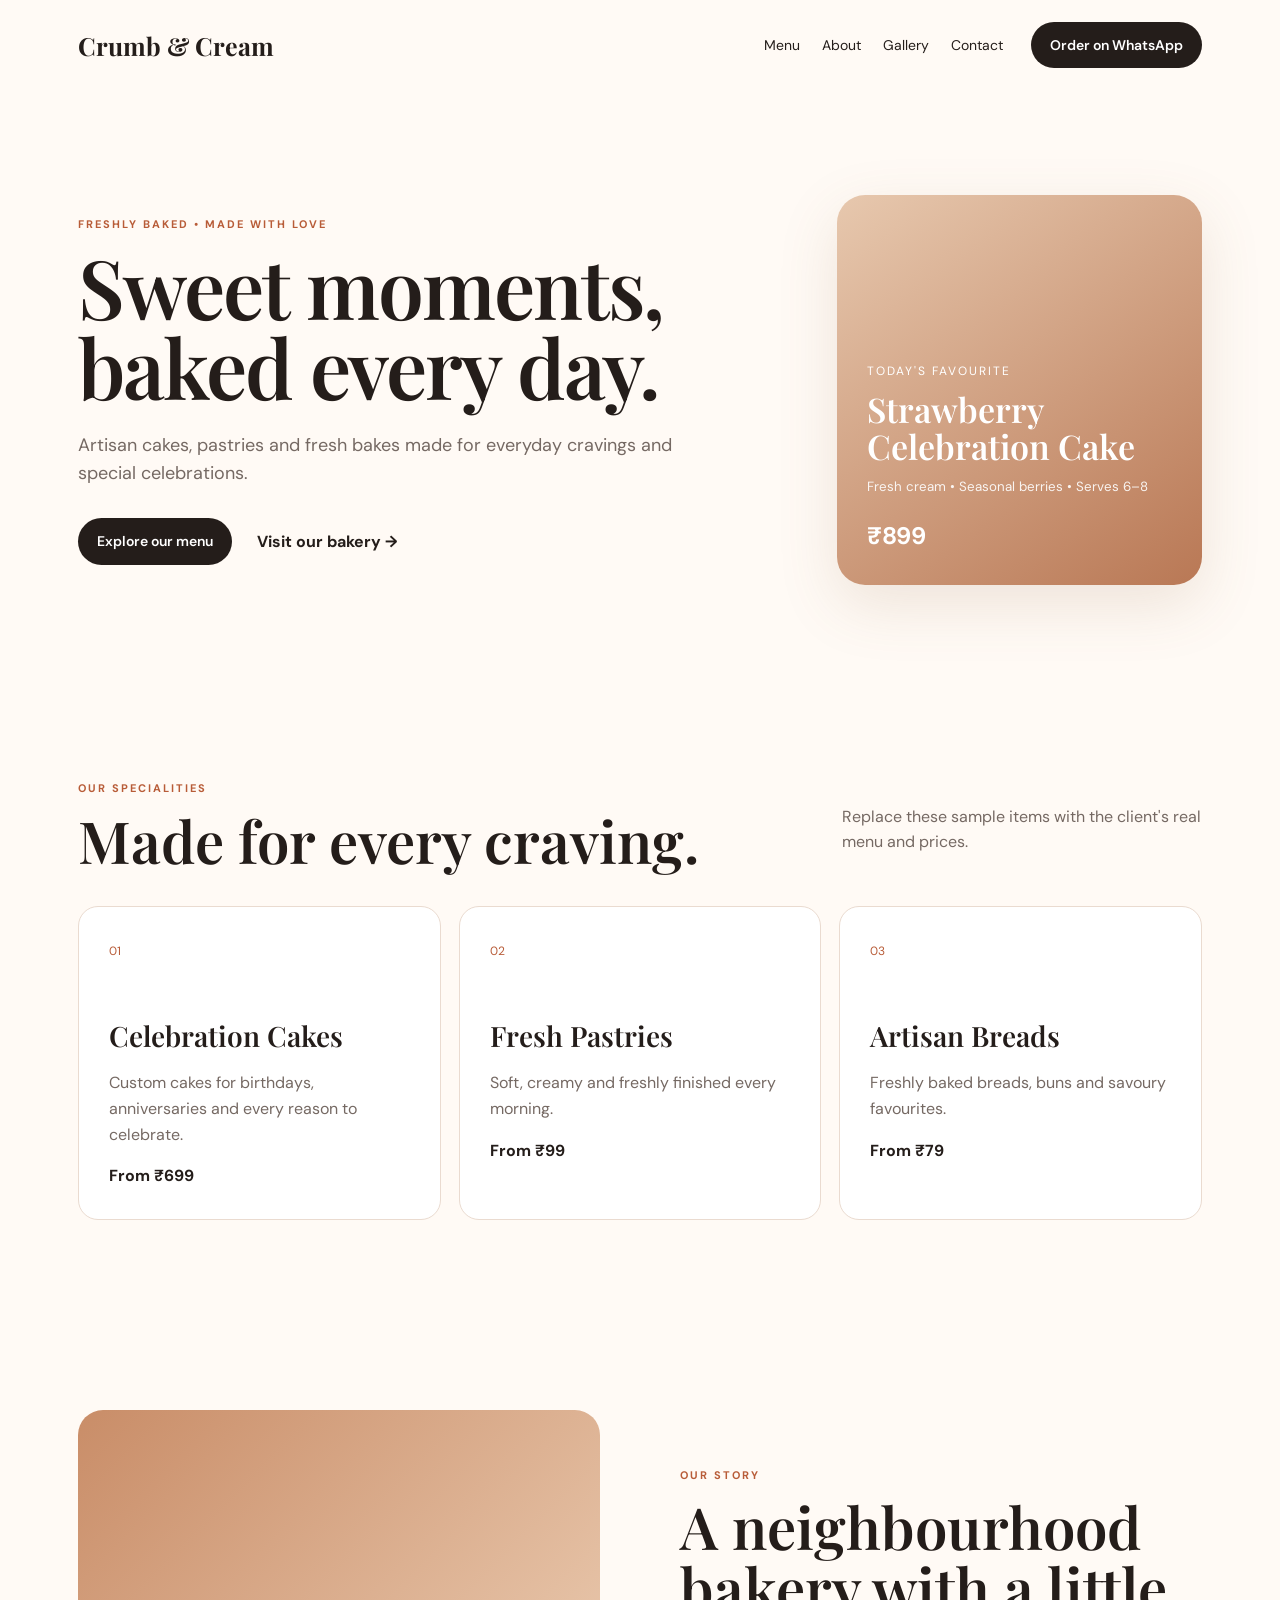
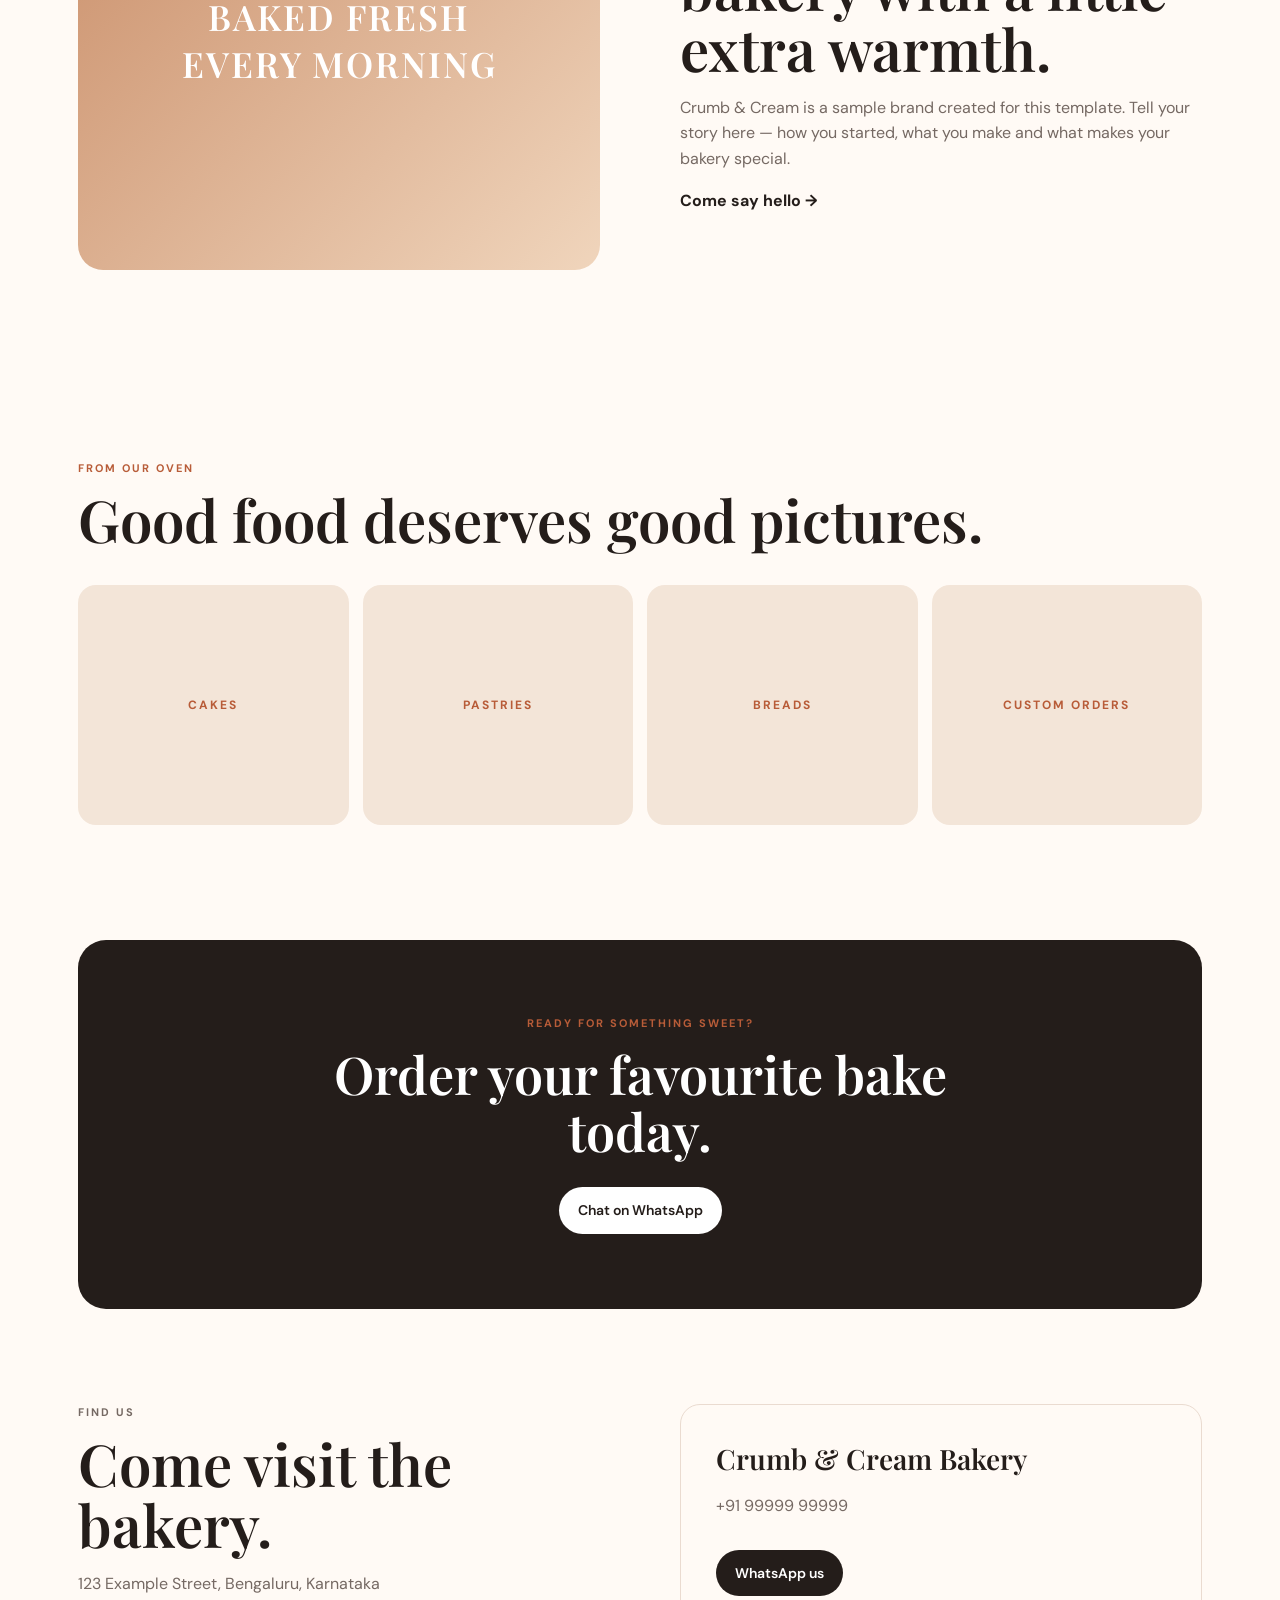
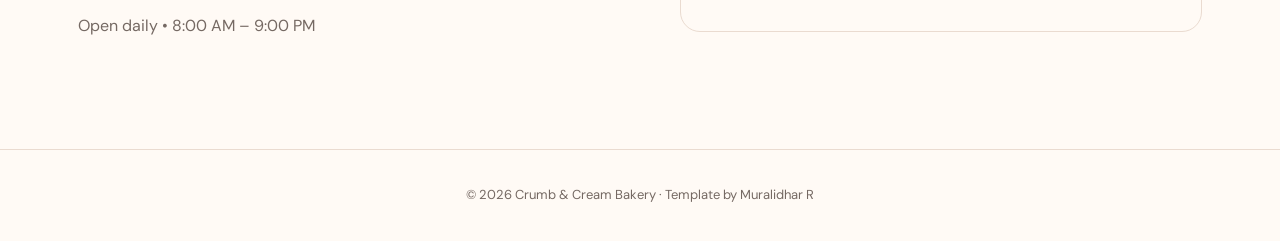
<file: bakery/index.html>
<!DOCTYPE html>
<html lang="en">
<head>
<meta charset="UTF-8">
<meta name="viewport" content="width=device-width, initial-scale=1.0">
<meta name="description" content="Modern bakery website template for local businesses.">
<title>Crumb & Cream Bakery</title>
<link rel="stylesheet" href="style.css">
</head>
<body>
<header class="nav">
<a class="logo" href="#">Crumb & Cream</a>
<nav><a href="#menu">Menu</a><a href="#about">About</a><a href="#gallery">Gallery</a><a href="#contact">Contact</a></nav>
<a class="btn" href="https://wa.me/919999999999">Order on WhatsApp</a>
</header>
<main>
<section class="hero">
<div>
<p class="eyebrow">FRESHLY BAKED • MADE WITH LOVE</p>
<h1>Sweet moments, baked every day.</h1>
<p class="lead">Artisan cakes, pastries and fresh bakes made for everyday cravings and special celebrations.</p>
<div class="actions"><a class="btn" href="#menu">Explore our menu</a><a class="text-link" href="#contact">Visit our bakery →</a></div>
</div>
<div class="hero-card"><span>Today's favourite</span><strong>Strawberry Celebration Cake</strong><small>Fresh cream • Seasonal berries • Serves 6–8</small><b>₹899</b></div>
</section>
<section id="menu" class="section">
<div class="section-head"><div><p class="eyebrow">OUR SPECIALITIES</p><h2>Made for every craving.</h2></div><p>Replace these sample items with the client's real menu and prices.</p></div>
<div class="cards">
<article><span>01</span><h3>Celebration Cakes</h3><p>Custom cakes for birthdays, anniversaries and every reason to celebrate.</p><b>From ₹699</b></article>
<article><span>02</span><h3>Fresh Pastries</h3><p>Soft, creamy and freshly finished every morning.</p><b>From ₹99</b></article>
<article><span>03</span><h3>Artisan Breads</h3><p>Freshly baked breads, buns and savoury favourites.</p><b>From ₹79</b></article>
</div>
</section>
<section id="about" class="split section">
<div class="photo">BAKED FRESH<br>EVERY MORNING</div>
<div><p class="eyebrow">OUR STORY</p><h2>A neighbourhood bakery with a little extra warmth.</h2><p>Crumb & Cream is a sample brand created for this template. Tell your story here — how you started, what you make and what makes your bakery special.</p><a class="text-link" href="#contact">Come say hello →</a></div>
</section>
<section id="gallery" class="section">
<div class="section-head"><div><p class="eyebrow">FROM OUR OVEN</p><h2>Good food deserves good pictures.</h2></div></div>
<div class="gallery"><div>CAKES</div><div>PASTRIES</div><div>BREADS</div><div>CUSTOM ORDERS</div></div>
</section>
<section class="cta"><p class="eyebrow">READY FOR SOMETHING SWEET?</p><h2>Order your favourite bake today.</h2><a class="btn light" href="https://wa.me/919999999999">Chat on WhatsApp</a></section>
<section id="contact" class="contact section">
<div><p class="eyebrow">FIND US</p><h2>Come visit the bakery.</h2><p>123 Example Street, Bengaluru, Karnataka</p><p>Open daily • 8:00 AM – 9:00 PM</p></div>
<div class="contact-box"><strong>Crumb & Cream Bakery</strong><p>+91 99999 99999</p><a class="btn" href="https://wa.me/919999999999">WhatsApp us</a></div>
</section>
</main>
<footer>© 2026 Crumb & Cream Bakery · Template by Muralidhar R</footer>
</body>
</html>
</file>
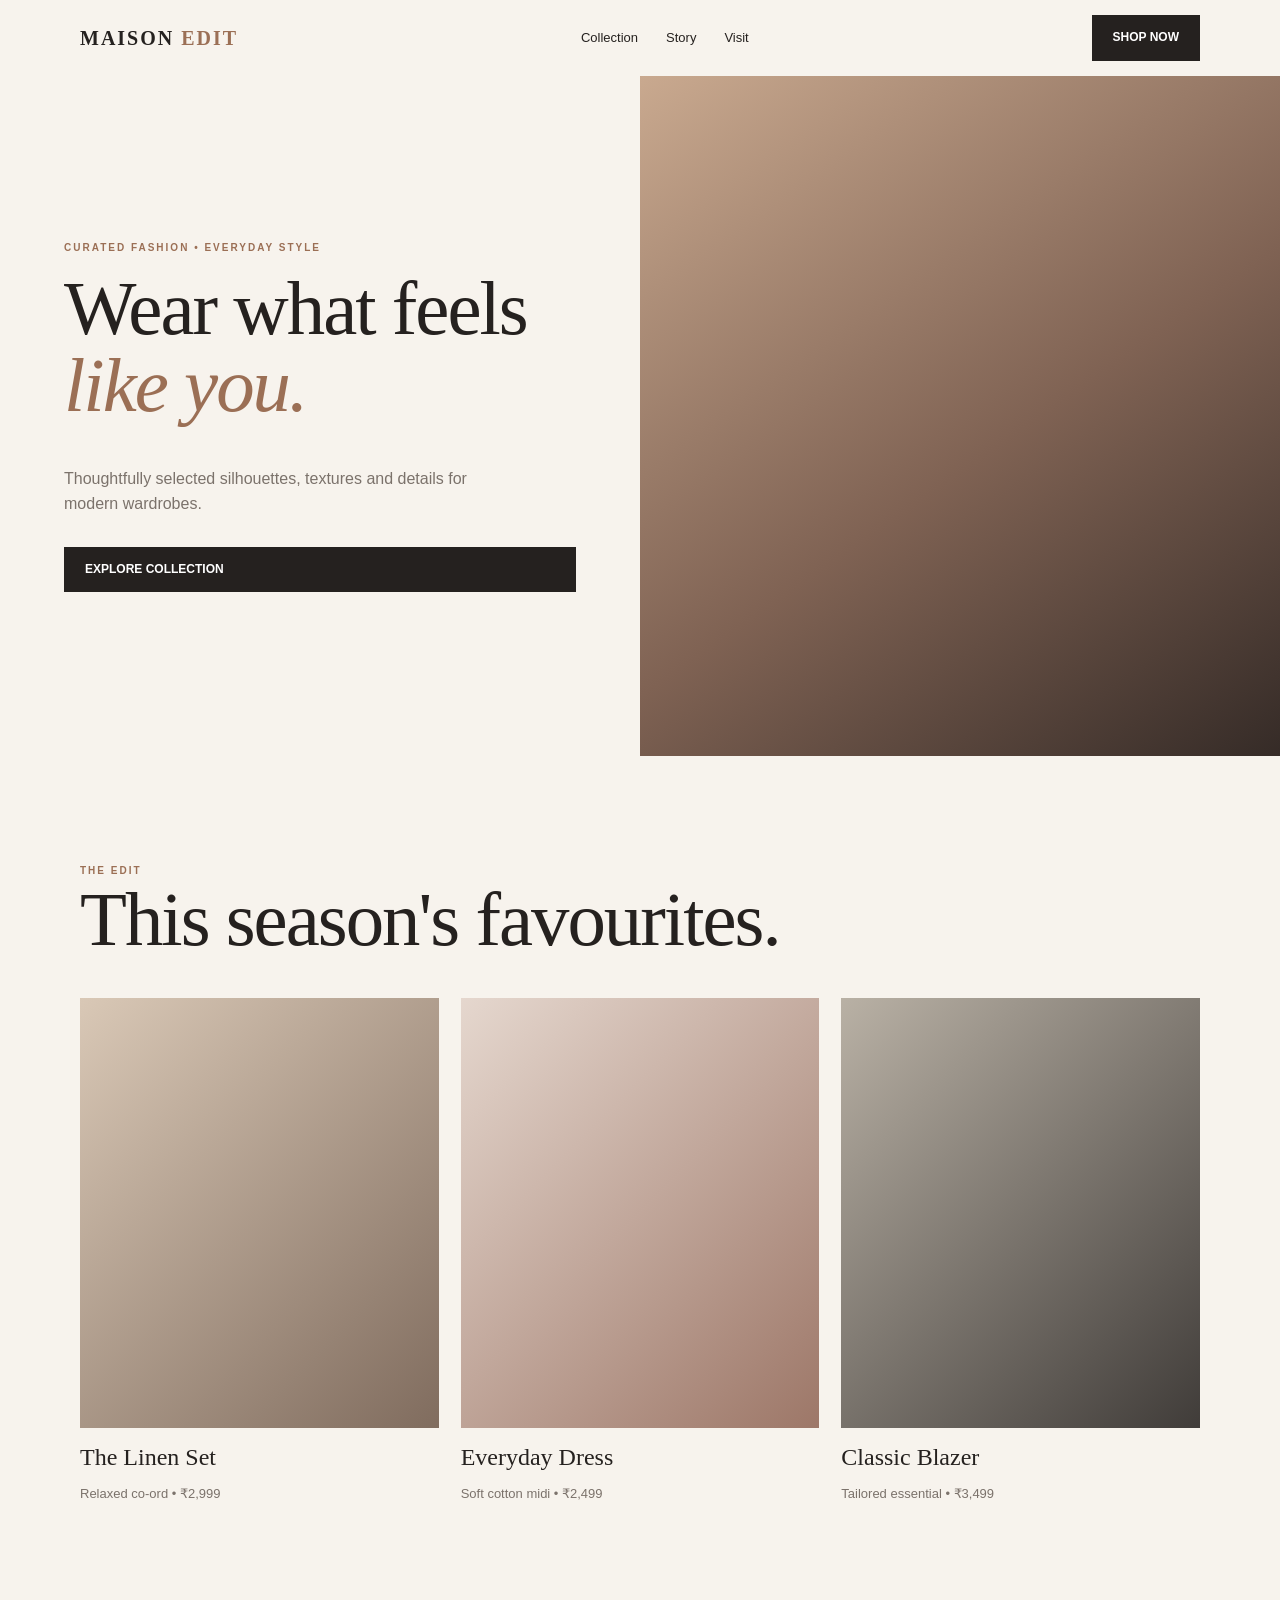
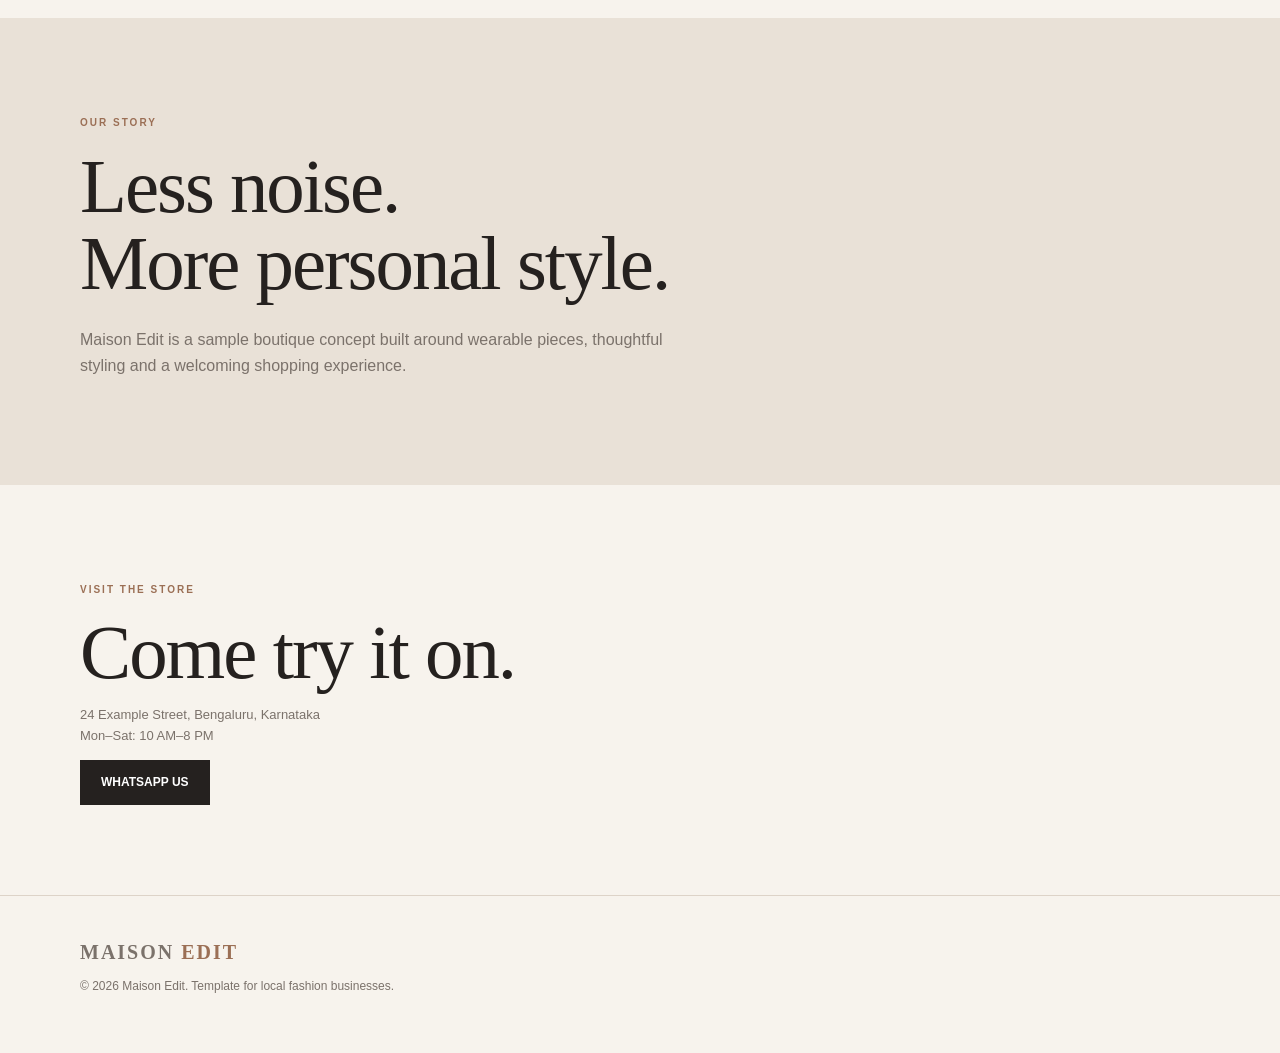
<file: boutique/index.html>
<!doctype html><html><head><meta charset="utf-8"><meta name="viewport" content="width=device-width,initial-scale=1"><title>Maison Edit | Boutique</title><meta name="description" content="Contemporary fashion boutique template."><link rel="stylesheet" href="style.css"></head><body><header><div class="wrap nav"><b>MAISON <i>EDIT</i></b><nav><a href="#collection">Collection</a><a href="#story">Story</a><a href="#visit">Visit</a></nav><a class="btn" href="https://wa.me/919999999999">Shop Now</a></div></header><main><section class="hero"><div><small>CURATED FASHION • EVERYDAY STYLE</small><h1>Wear what feels <em>like you.</em></h1><p>Thoughtfully selected silhouettes, textures and details for modern wardrobes.</p><a class="btn" href="#collection">Explore Collection</a></div><aside></aside></section><section id="collection" class="section wrap"><small>THE EDIT</small><h2>This season's favourites.</h2><div class="grid"><article><div class="pic one"></div><h3>The Linen Set</h3><p>Relaxed co-ord • ₹2,999</p></article><article><div class="pic two"></div><h3>Everyday Dress</h3><p>Soft cotton midi • ₹2,499</p></article><article><div class="pic three"></div><h3>Classic Blazer</h3><p>Tailored essential • ₹3,499</p></article></div></section><section id="story" class="story"><div class="wrap"><small>OUR STORY</small><h2>Less noise.<br>More personal style.</h2><p>Maison Edit is a sample boutique concept built around wearable pieces, thoughtful styling and a welcoming shopping experience.</p></div></section><section id="visit" class="visit wrap"><small>VISIT THE STORE</small><h2>Come try it on.</h2><p>24 Example Street, Bengaluru, Karnataka<br>Mon–Sat: 10 AM–8 PM</p><a class="btn" href="https://wa.me/919999999999">WhatsApp Us</a></section></main><footer><div class="wrap"><b>MAISON <i>EDIT</i></b><p>© 2026 Maison Edit. Template for local fashion businesses.</p></div></footer></body></html>
</file>
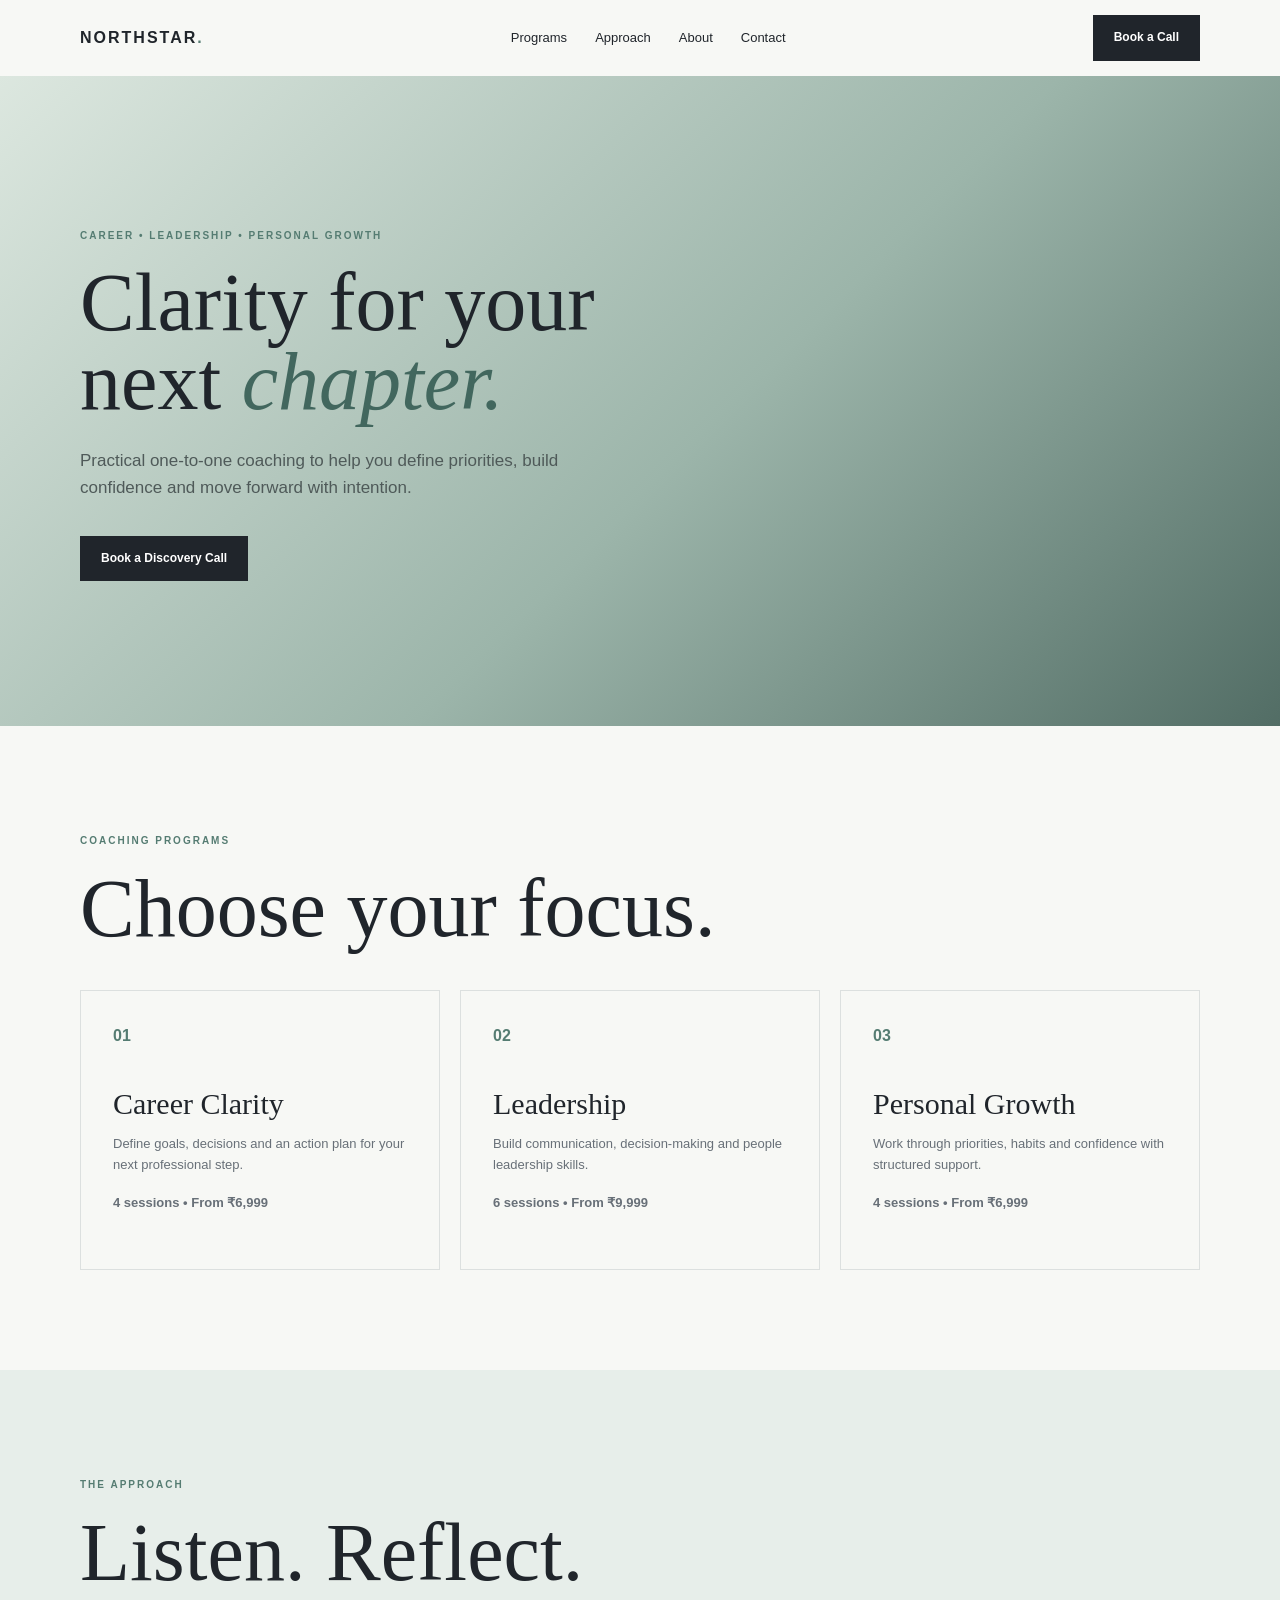
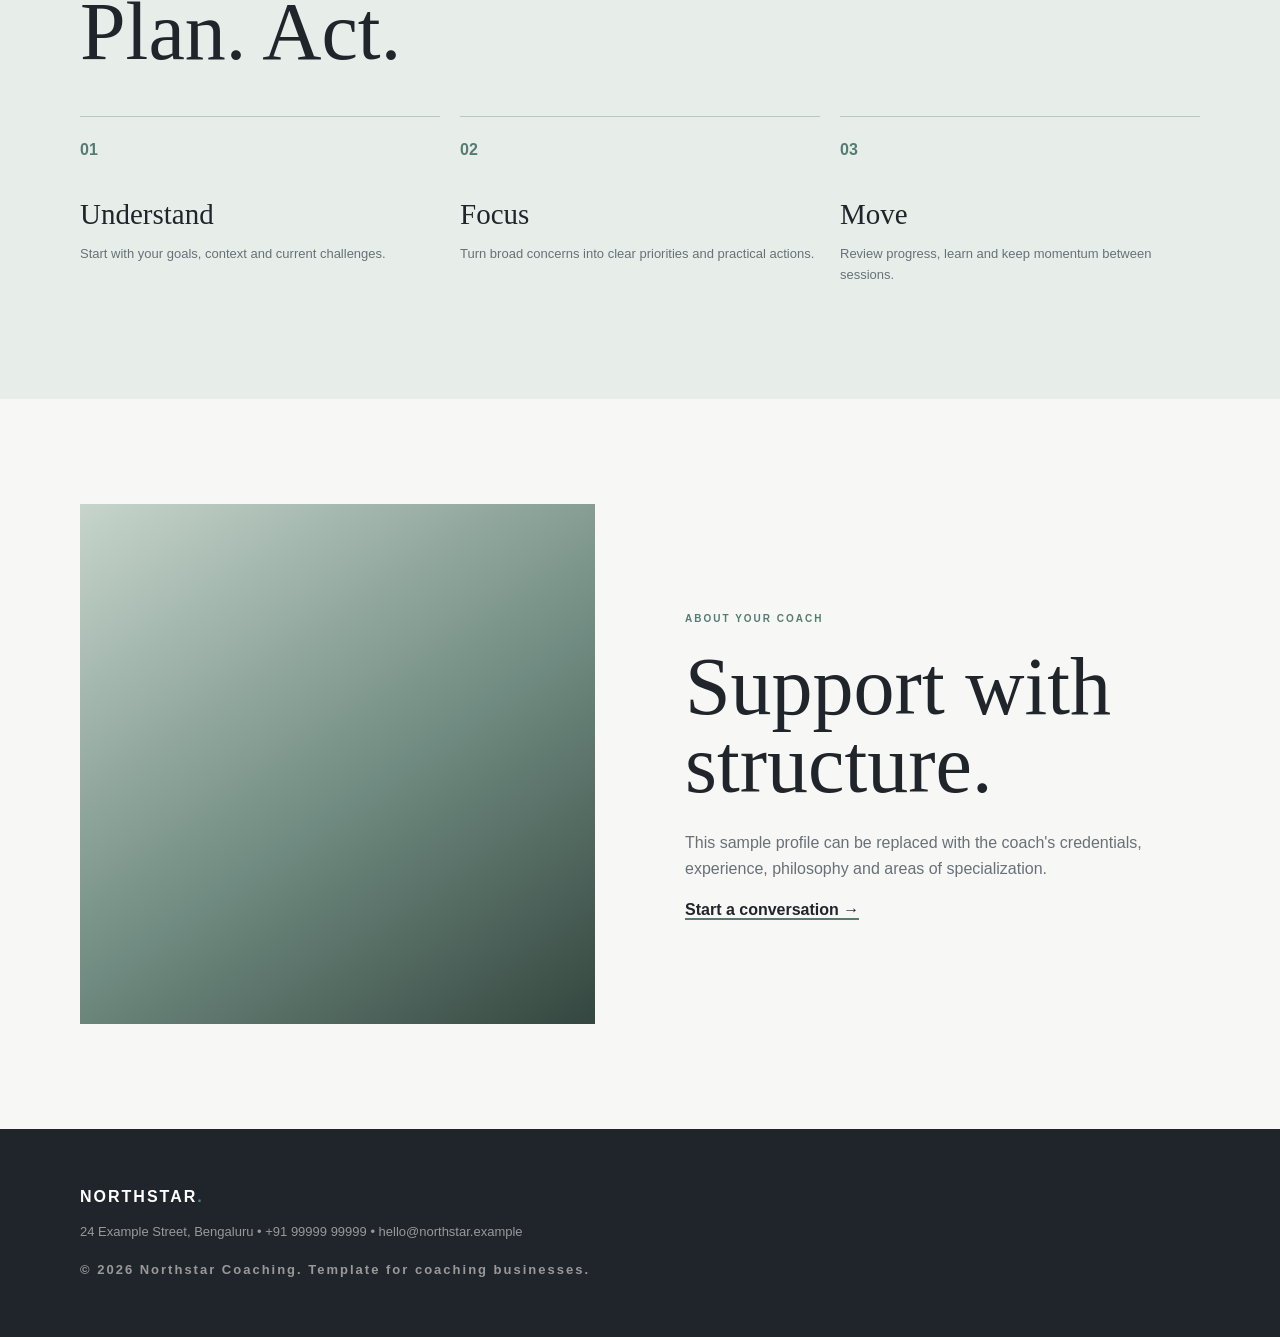
<file: coaching/index.html>
<!doctype html><html><head><meta charset="utf-8"><meta name="viewport" content="width=device-width,initial-scale=1"><title>Northstar Coaching | Coaching Studio</title><meta name="description" content="Professional coaching website template for career, leadership and personal development coaches."><link rel="stylesheet" href="style.css"></head><body><header><div class="wrap nav"><b>NORTHSTAR<span>.</span></b><nav><a href="#programs">Programs</a><a href="#approach">Approach</a><a href="#about">About</a><a href="#contact">Contact</a></nav><a class="btn" href="https://wa.me/919999999999">Book a Call</a></div></header><main><section class="hero"><div class="wrap"><small>CAREER • LEADERSHIP • PERSONAL GROWTH</small><h1>Clarity for your<br>next <em>chapter.</em></h1><p>Practical one-to-one coaching to help you define priorities, build confidence and move forward with intention.</p><a class="btn" href="https://wa.me/919999999999">Book a Discovery Call</a></div></section><section id="programs" class="section wrap"><small>COACHING PROGRAMS</small><h2>Choose your focus.</h2><div class="cards"><article><b>01</b><h3>Career Clarity</h3><p>Define goals, decisions and an action plan for your next professional step.</p><strong>4 sessions • From ₹6,999</strong></article><article><b>02</b><h3>Leadership</h3><p>Build communication, decision-making and people leadership skills.</p><strong>6 sessions • From ₹9,999</strong></article><article><b>03</b><h3>Personal Growth</h3><p>Work through priorities, habits and confidence with structured support.</p><strong>4 sessions • From ₹6,999</strong></article></div></section><section id="approach" class="approach"><div class="wrap"><small>THE APPROACH</small><h2>Listen. Reflect.<br>Plan. Act.</h2><div class="steps"><div><b>01</b><h3>Understand</h3><p>Start with your goals, context and current challenges.</p></div><div><b>02</b><h3>Focus</h3><p>Turn broad concerns into clear priorities and practical actions.</p></div><div><b>03</b><h3>Move</h3><p>Review progress, learn and keep momentum between sessions.</p></div></div></div></section><section id="about" class="about wrap"><div class="art"></div><div><small>ABOUT YOUR COACH</small><h2>Support with<br>structure.</h2><p>This sample profile can be replaced with the coach's credentials, experience, philosophy and areas of specialization.</p><a href="https://wa.me/919999999999">Start a conversation →</a></div></section></main><footer id="contact"><div class="wrap"><b>NORTHSTAR<span>.</span></b><p>24 Example Street, Bengaluru • +91 99999 99999 • hello@northstar.example</p><small>© 2026 Northstar Coaching. Template for coaching businesses.</small></div></footer></body></html>
</file>
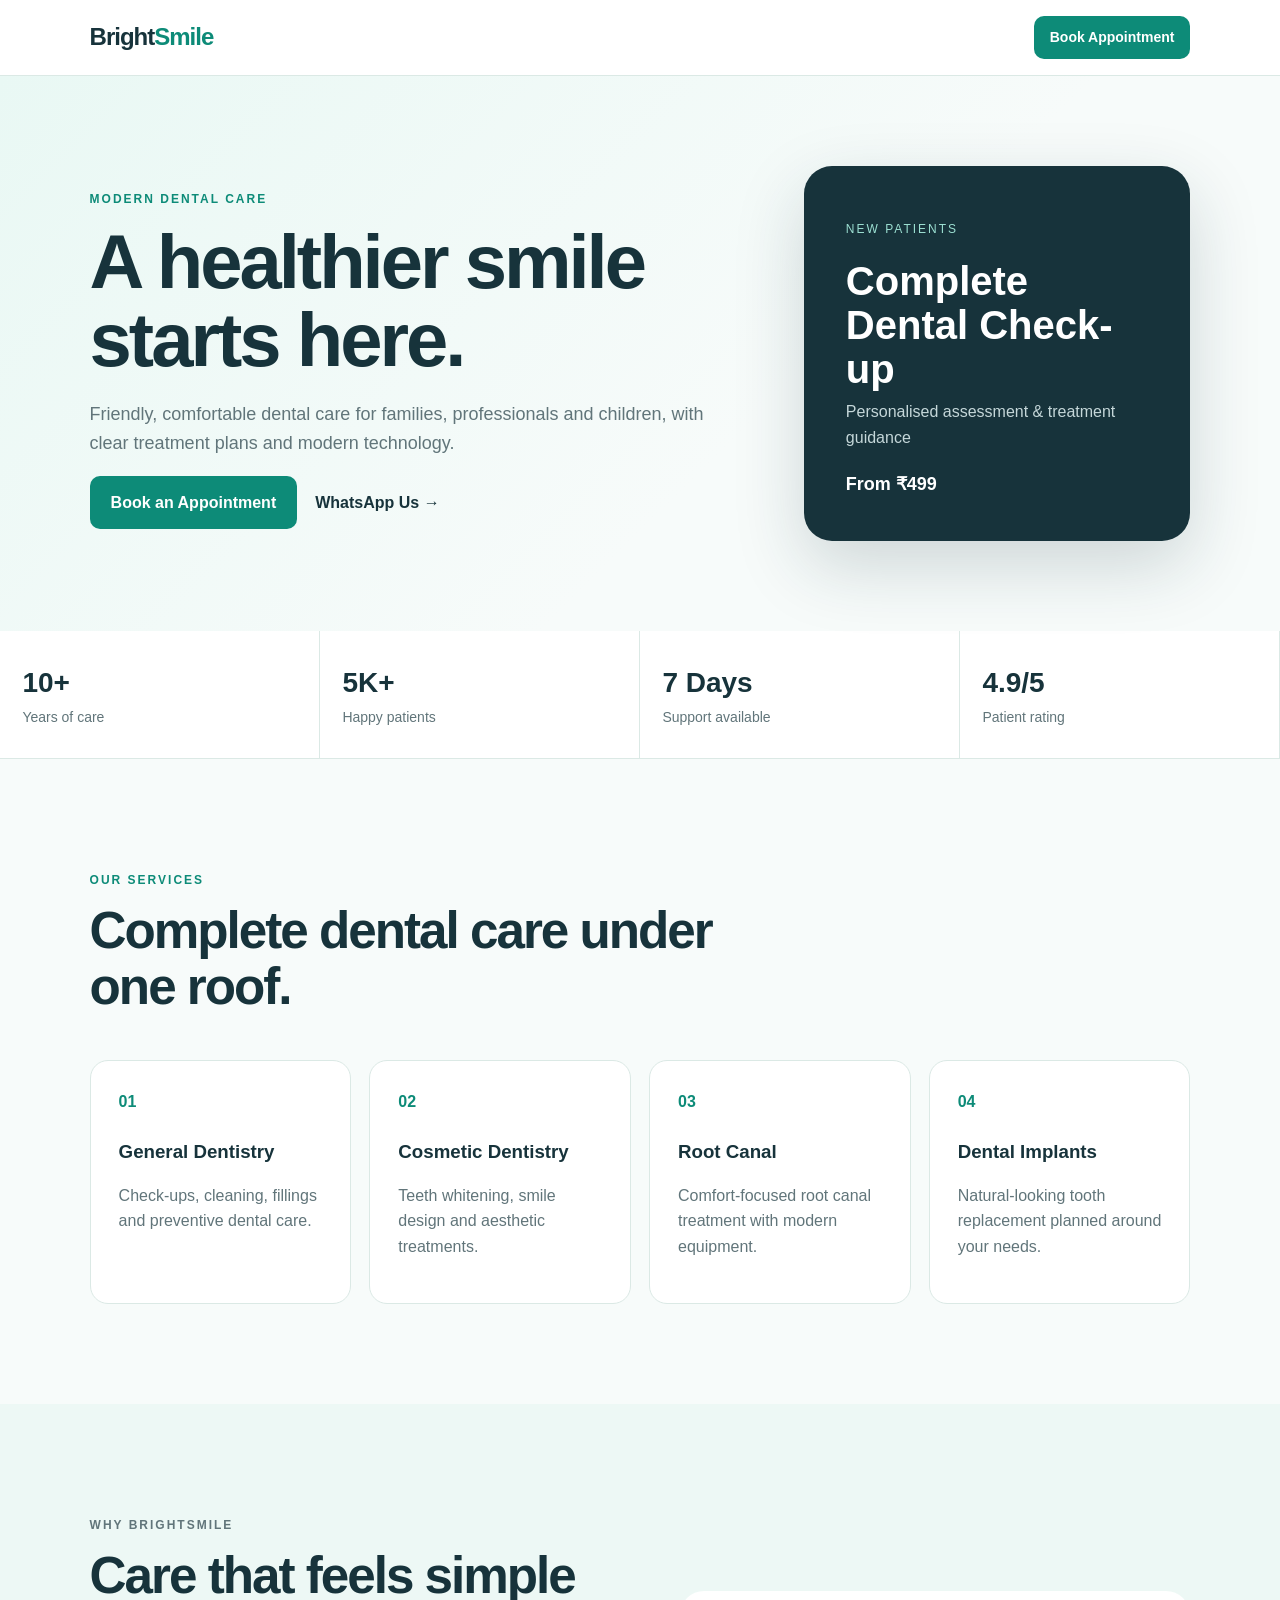
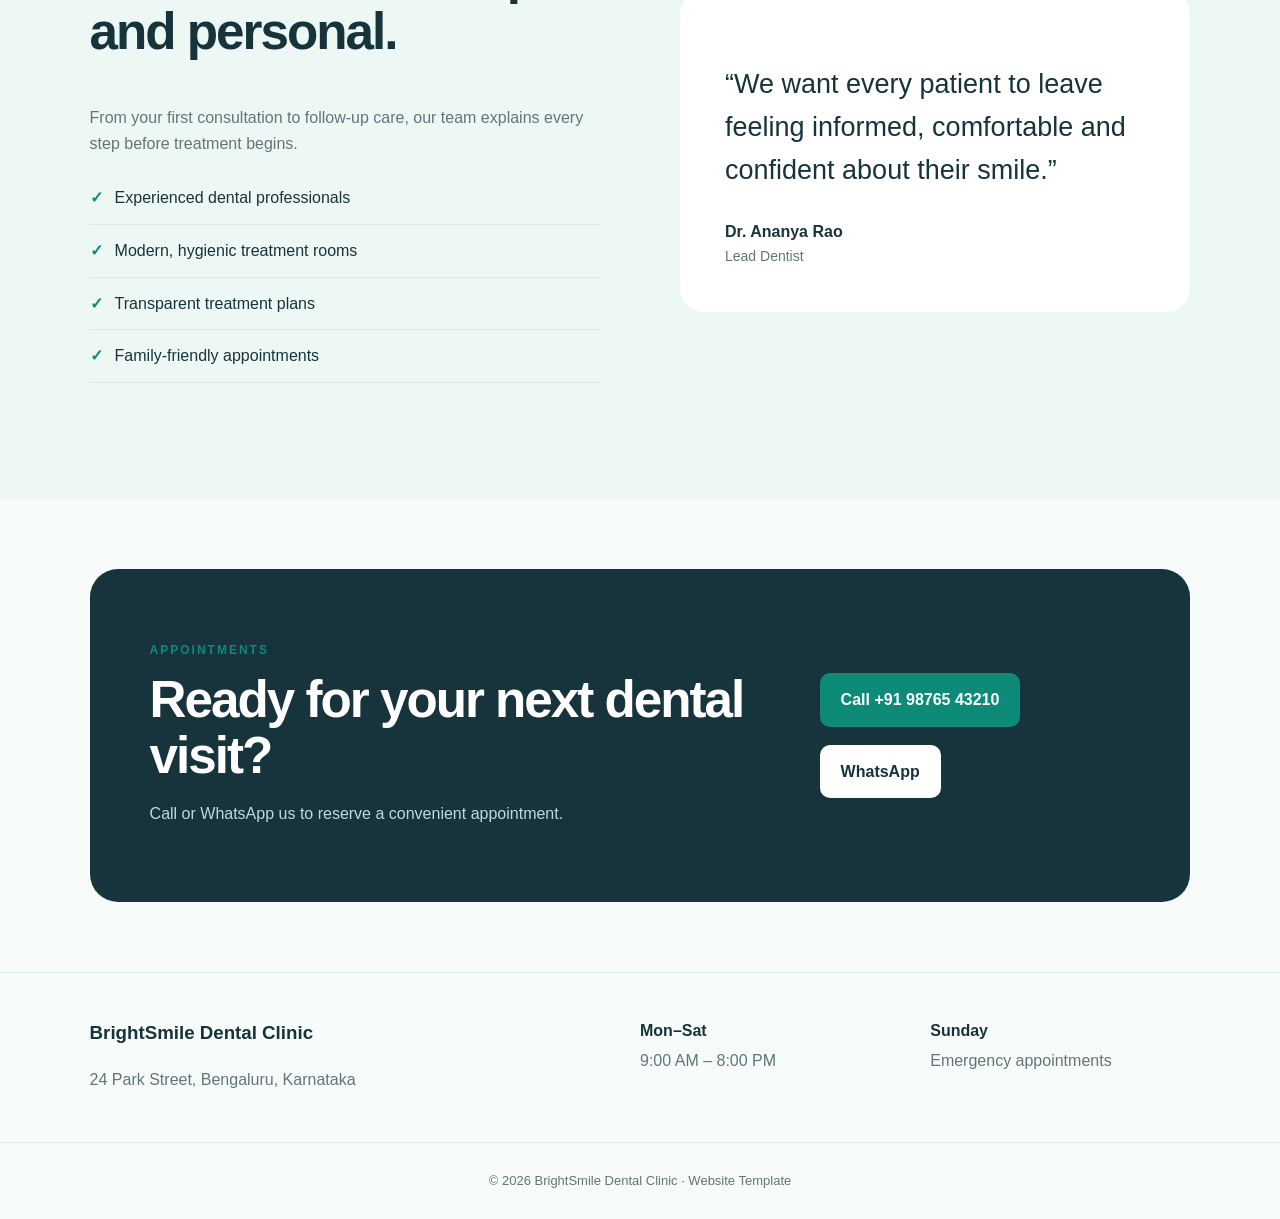
<file: dental-clinic/index.html>
<!DOCTYPE html>
<html lang="en">
<head>
<meta charset="UTF-8">
<meta name="viewport" content="width=device-width, initial-scale=1.0">
<meta name="description" content="BrightSmile Dental Clinic - modern, friendly dental care and appointments in Bengaluru.">
<title>BrightSmile Dental Clinic</title>
<link rel="stylesheet" href="style.css">
</head>
<body>
<header class="nav"><a class="logo" href="#">Bright<span>Smile</span></a><a class="btn small" href="#appointment">Book Appointment</a></header>
<main>
<section class="hero">
<div class="hero-copy"><p class="eyebrow">MODERN DENTAL CARE</p><h1>A healthier smile starts here.</h1><p class="lead">Friendly, comfortable dental care for families, professionals and children, with clear treatment plans and modern technology.</p><div class="actions"><a class="btn" href="#appointment">Book an Appointment</a><a class="text-link" href="https://wa.me/919876543210">WhatsApp Us →</a></div></div>
<div class="hero-card"><p>NEW PATIENTS</p><h2>Complete Dental Check-up</h2><span>Personalised assessment & treatment guidance</span><strong>From ₹499</strong></div>
</section>
<section class="stats"><div><strong>10+</strong><span>Years of care</span></div><div><strong>5K+</strong><span>Happy patients</span></div><div><strong>7 Days</strong><span>Support available</span></div><div><strong>4.9/5</strong><span>Patient rating</span></div></section>
<section class="section"><p class="eyebrow">OUR SERVICES</p><h2>Complete dental care under one roof.</h2><div class="grid"><article><b>01</b><h3>General Dentistry</h3><p>Check-ups, cleaning, fillings and preventive dental care.</p></article><article><b>02</b><h3>Cosmetic Dentistry</h3><p>Teeth whitening, smile design and aesthetic treatments.</p></article><article><b>03</b><h3>Root Canal</h3><p>Comfort-focused root canal treatment with modern equipment.</p></article><article><b>04</b><h3>Dental Implants</h3><p>Natural-looking tooth replacement planned around your needs.</p></article></div></section>
<section class="split"><div><p class="eyebrow">WHY BRIGHTSMILE</p><h2>Care that feels simple and personal.</h2><p>From your first consultation to follow-up care, our team explains every step before treatment begins.</p><ul><li>Experienced dental professionals</li><li>Modern, hygienic treatment rooms</li><li>Transparent treatment plans</li><li>Family-friendly appointments</li></ul></div><div class="quote"><p>“We want every patient to leave feeling informed, comfortable and confident about their smile.”</p><strong>Dr. Ananya Rao</strong><span>Lead Dentist</span></div></section>
<section class="appointment" id="appointment"><div><p class="eyebrow">APPOINTMENTS</p><h2>Ready for your next dental visit?</h2><p>Call or WhatsApp us to reserve a convenient appointment.</p></div><div class="actions"><a class="btn" href="tel:+919876543210">Call +91 98765 43210</a><a class="btn light" href="https://wa.me/919876543210">WhatsApp</a></div></section>
<section class="contact"><div><h3>BrightSmile Dental Clinic</h3><p>24 Park Street, Bengaluru, Karnataka</p></div><div><strong>Mon–Sat</strong><p>9:00 AM – 8:00 PM</p></div><div><strong>Sunday</strong><p>Emergency appointments</p></div></section>
</main>
<footer>© 2026 BrightSmile Dental Clinic · Website Template</footer>
</body>
</html>
</file>
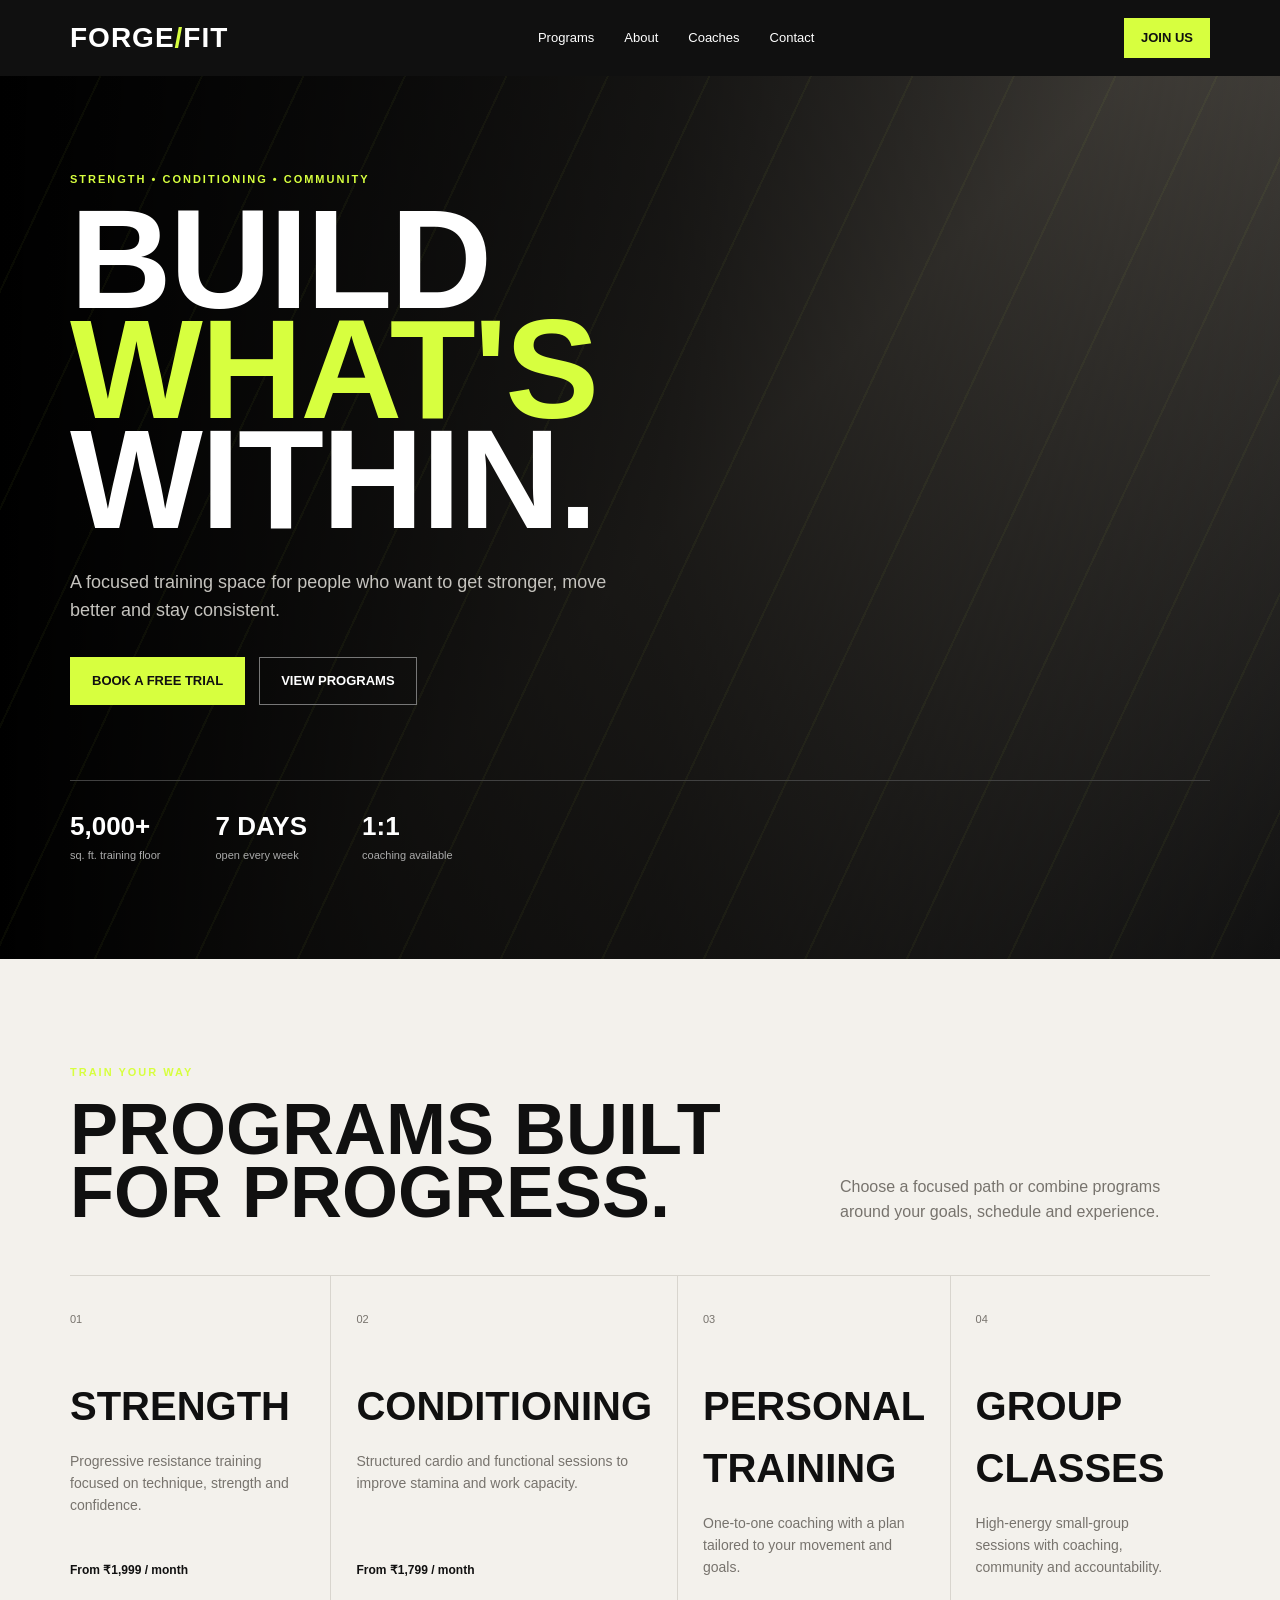
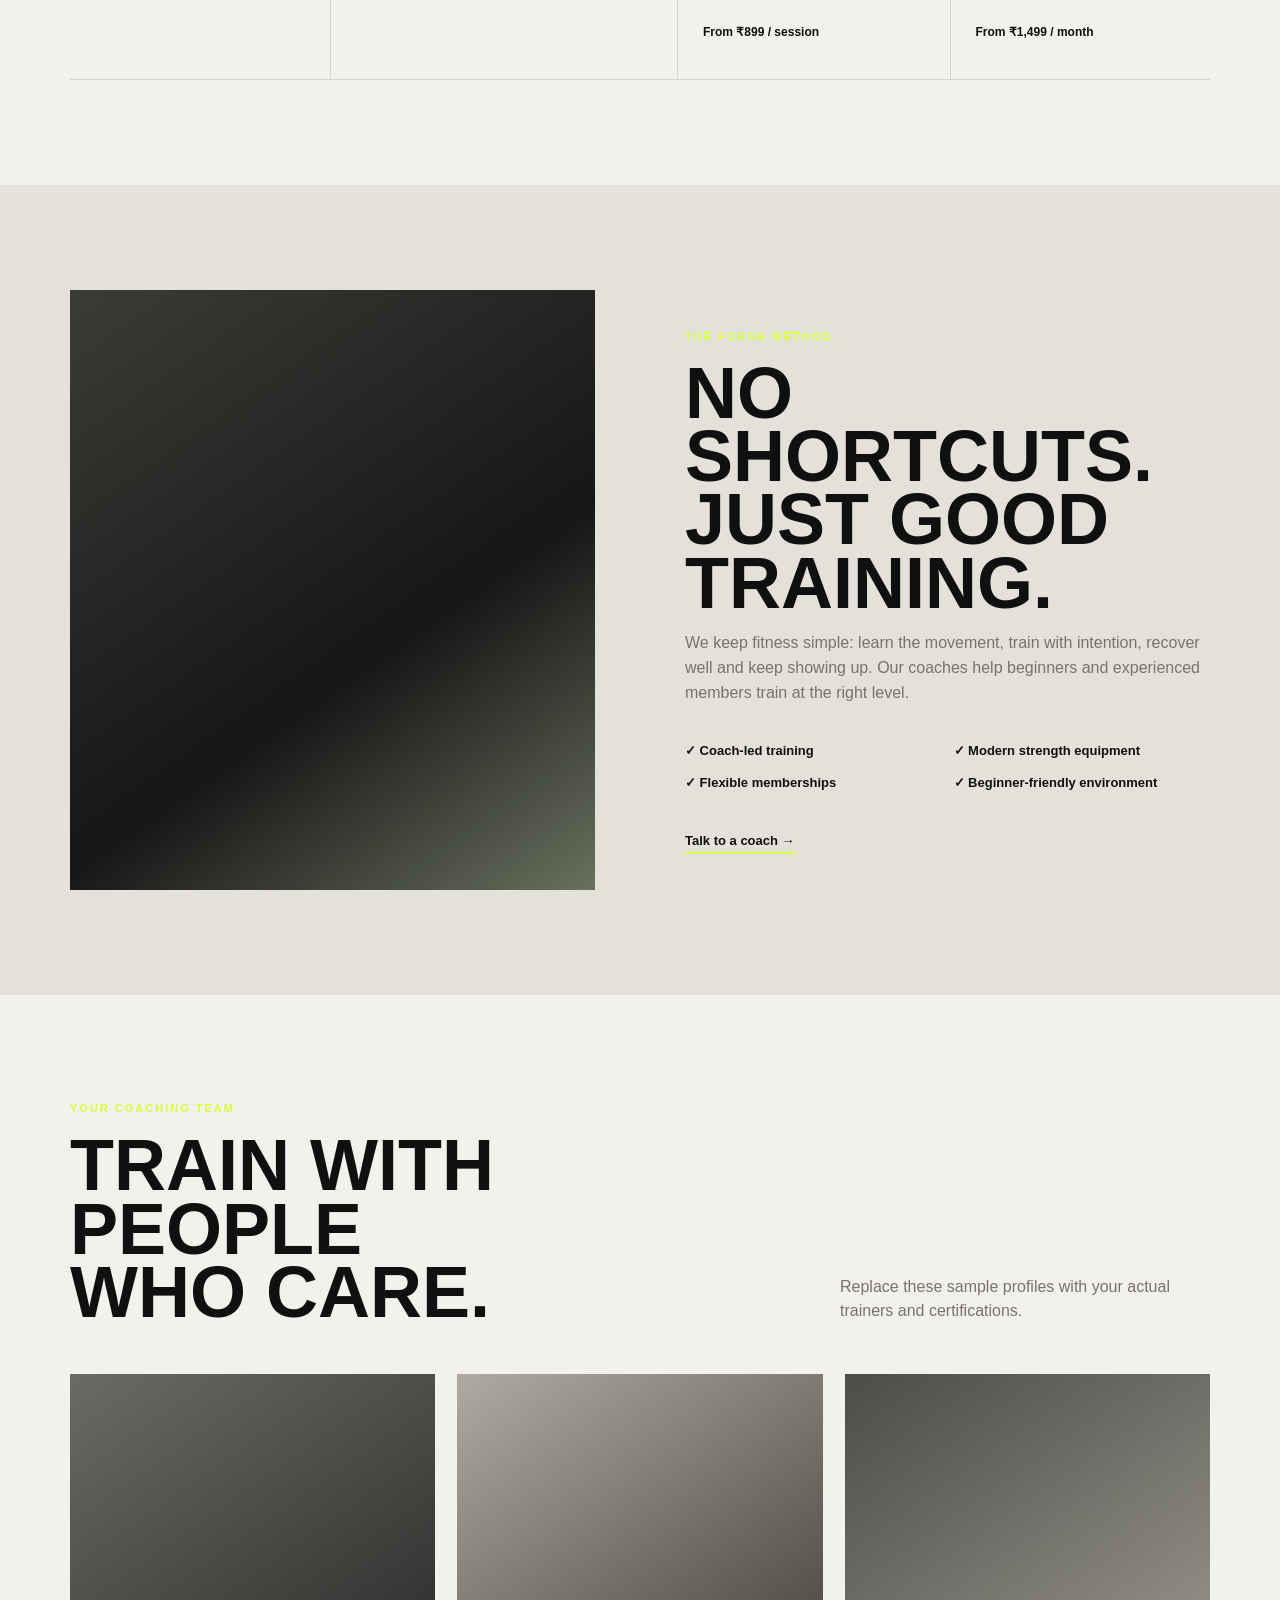
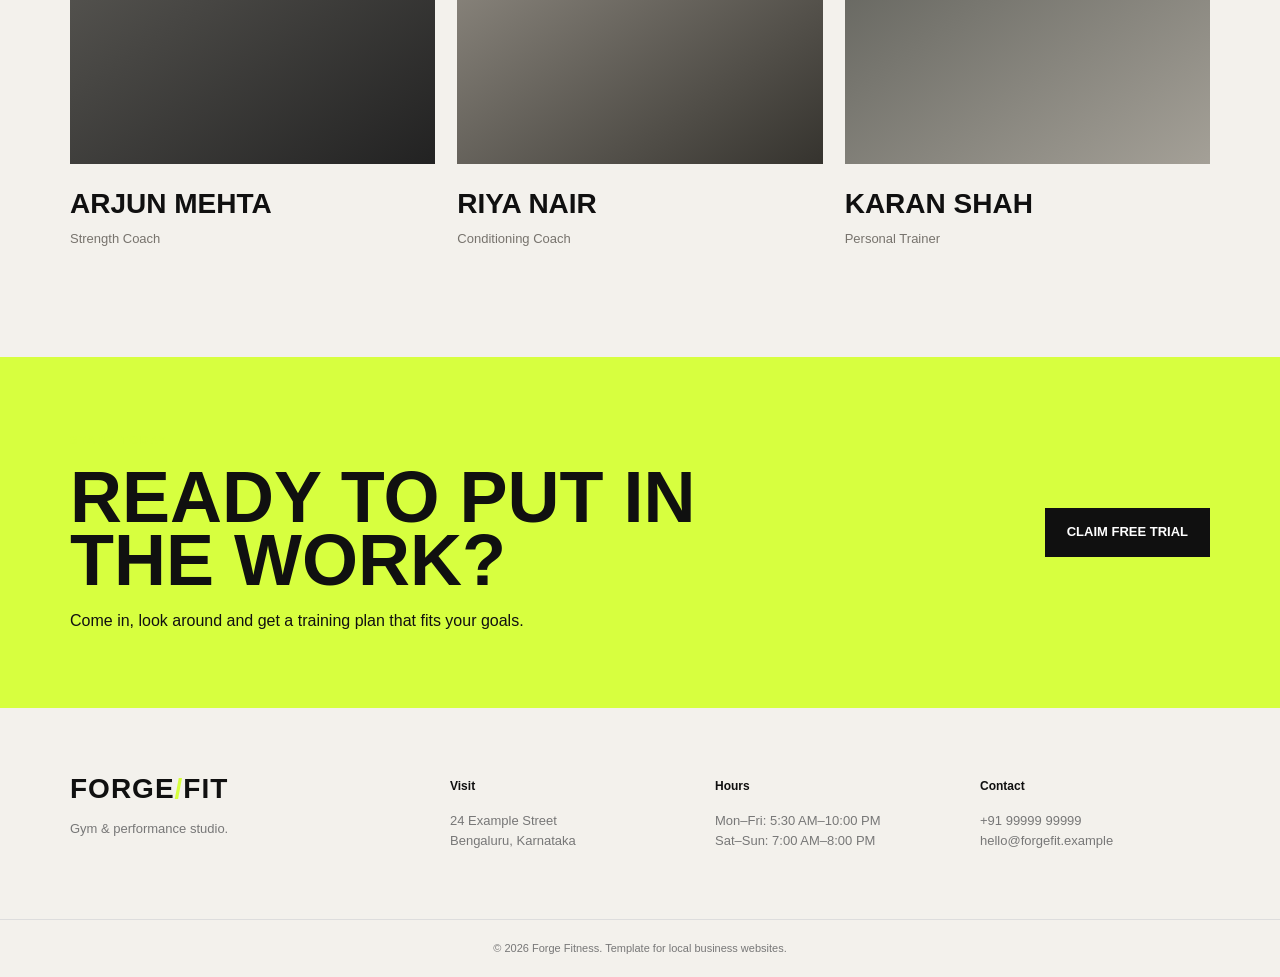
<file: gym/index.html>
<!DOCTYPE html>
<html lang="en"><head><meta charset="UTF-8"><meta name="viewport" content="width=device-width, initial-scale=1.0"><title>Forge Fitness | Gym & Performance Studio</title><meta name="description" content="Modern gym and performance studio offering strength, conditioning, personal training and group workouts."><link rel="stylesheet" href="style.css"></head><body>
<header><div class="container nav"><a class="logo" href="#">FORGE<span>/</span>FIT</a><nav><a href="#programs">Programs</a><a href="#about">About</a><a href="#coaches">Coaches</a><a href="#contact">Contact</a></nav><a class="btn small" href="https://wa.me/919999999999">Join Us</a></div></header>
<main><section class="hero"><div class="hero-bg"></div><div class="container hero-content"><p class="eyebrow">STRENGTH • CONDITIONING • COMMUNITY</p><h1>BUILD<br><span>WHAT'S</span><br>WITHIN.</h1><p class="lead">A focused training space for people who want to get stronger, move better and stay consistent.</p><div class="actions"><a class="btn" href="https://wa.me/919999999999">Book a Free Trial</a><a class="outline" href="#programs">View Programs</a></div><div class="stats"><div><strong>5,000+</strong><span>sq. ft. training floor</span></div><div><strong>7 DAYS</strong><span>open every week</span></div><div><strong>1:1</strong><span>coaching available</span></div></div></div></section>
<section id="programs" class="section"><div class="container"><div class="section-head"><div><p class="eyebrow">TRAIN YOUR WAY</p><h2>Programs built<br>for progress.</h2></div><p>Choose a focused path or combine programs around your goals, schedule and experience.</p></div><div class="program-grid"><article><span>01</span><h3>Strength</h3><p>Progressive resistance training focused on technique, strength and confidence.</p><strong>From ₹1,999 / month</strong></article><article><span>02</span><h3>Conditioning</h3><p>Structured cardio and functional sessions to improve stamina and work capacity.</p><strong>From ₹1,799 / month</strong></article><article><span>03</span><h3>Personal Training</h3><p>One-to-one coaching with a plan tailored to your movement and goals.</p><strong>From ₹899 / session</strong></article><article><span>04</span><h3>Group Classes</h3><p>High-energy small-group sessions with coaching, community and accountability.</p><strong>From ₹1,499 / month</strong></article></div></div></section>
<section id="about" class="section split"><div class="container split-grid"><div class="training-image"></div><div class="copy"><p class="eyebrow">THE FORGE METHOD</p><h2>No shortcuts.<br>Just good training.</h2><p>We keep fitness simple: learn the movement, train with intention, recover well and keep showing up. Our coaches help beginners and experienced members train at the right level.</p><div class="checks"><p>✓ Coach-led training</p><p>✓ Modern strength equipment</p><p>✓ Flexible memberships</p><p>✓ Beginner-friendly environment</p></div><a class="text-link" href="https://wa.me/919999999999">Talk to a coach →</a></div></div></section>
<section id="coaches" class="section"><div class="container"><div class="section-head"><div><p class="eyebrow">YOUR COACHING TEAM</p><h2>Train with people<br>who care.</h2></div><p>Replace these sample profiles with your actual trainers and certifications.</p></div><div class="coach-grid"><article><div class="coach-photo one"></div><h3>Arjun Mehta</h3><p>Strength Coach</p></article><article><div class="coach-photo two"></div><h3>Riya Nair</h3><p>Conditioning Coach</p></article><article><div class="coach-photo three"></div><h3>Karan Shah</h3><p>Personal Trainer</p></article></div></div></section>
<section class="membership"><div class="container membership-inner"><div><p class="eyebrow">START TODAY</p><h2>Ready to put in the work?</h2><p>Come in, look around and get a training plan that fits your goals.</p></div><a class="btn dark" href="https://wa.me/919999999999">Claim Free Trial</a></div></section></main>
<footer id="contact"><div class="container footer-grid"><div><a class="logo" href="#">FORGE<span>/</span>FIT</a><p>Gym & performance studio.</p></div><div><strong>Visit</strong><p>24 Example Street<br>Bengaluru, Karnataka</p></div><div><strong>Hours</strong><p>Mon–Fri: 5:30 AM–10:00 PM<br>Sat–Sun: 7:00 AM–8:00 PM</p></div><div><strong>Contact</strong><p><a href="tel:+919999999999">+91 99999 99999</a><br><a href="mailto:hello@forgefit.example">hello@forgefit.example</a></p></div></div><div class="copyright">© 2026 Forge Fitness. Template for local business websites.</div></footer>
</body></html>
</file>
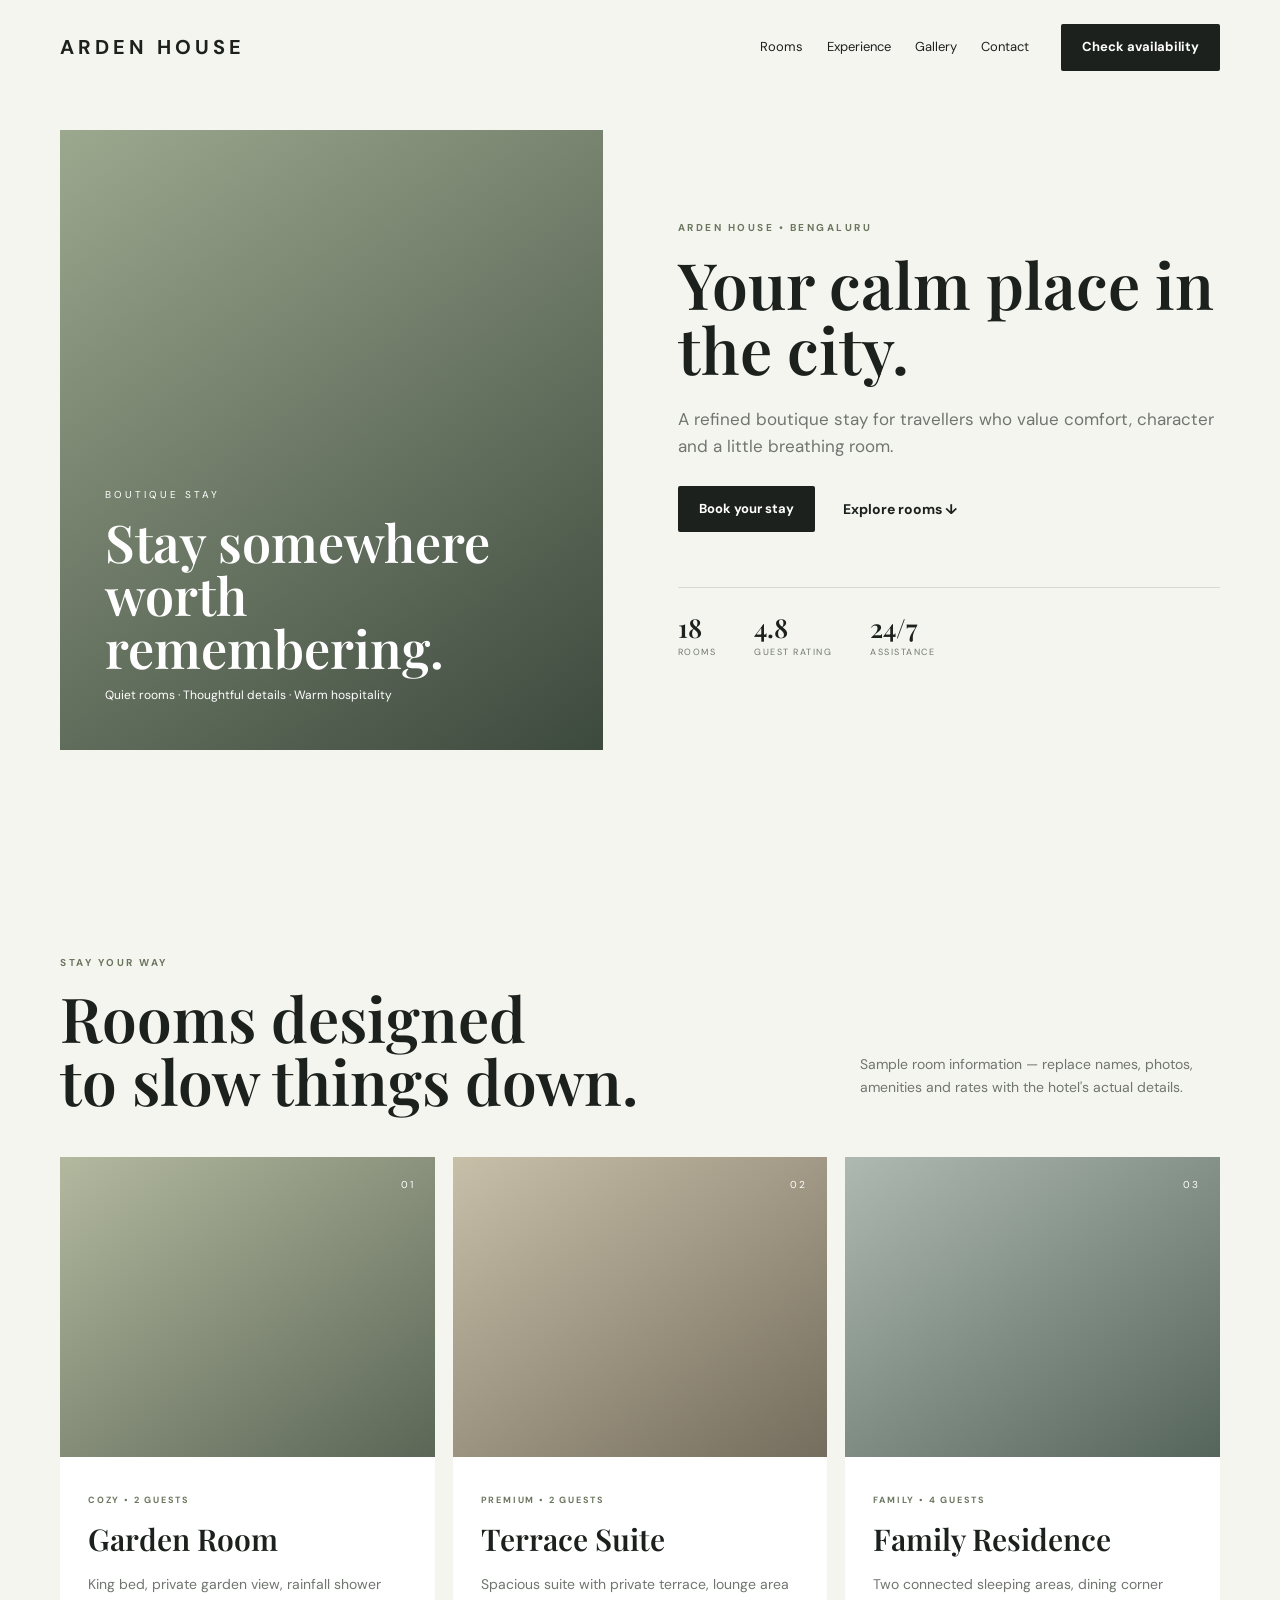
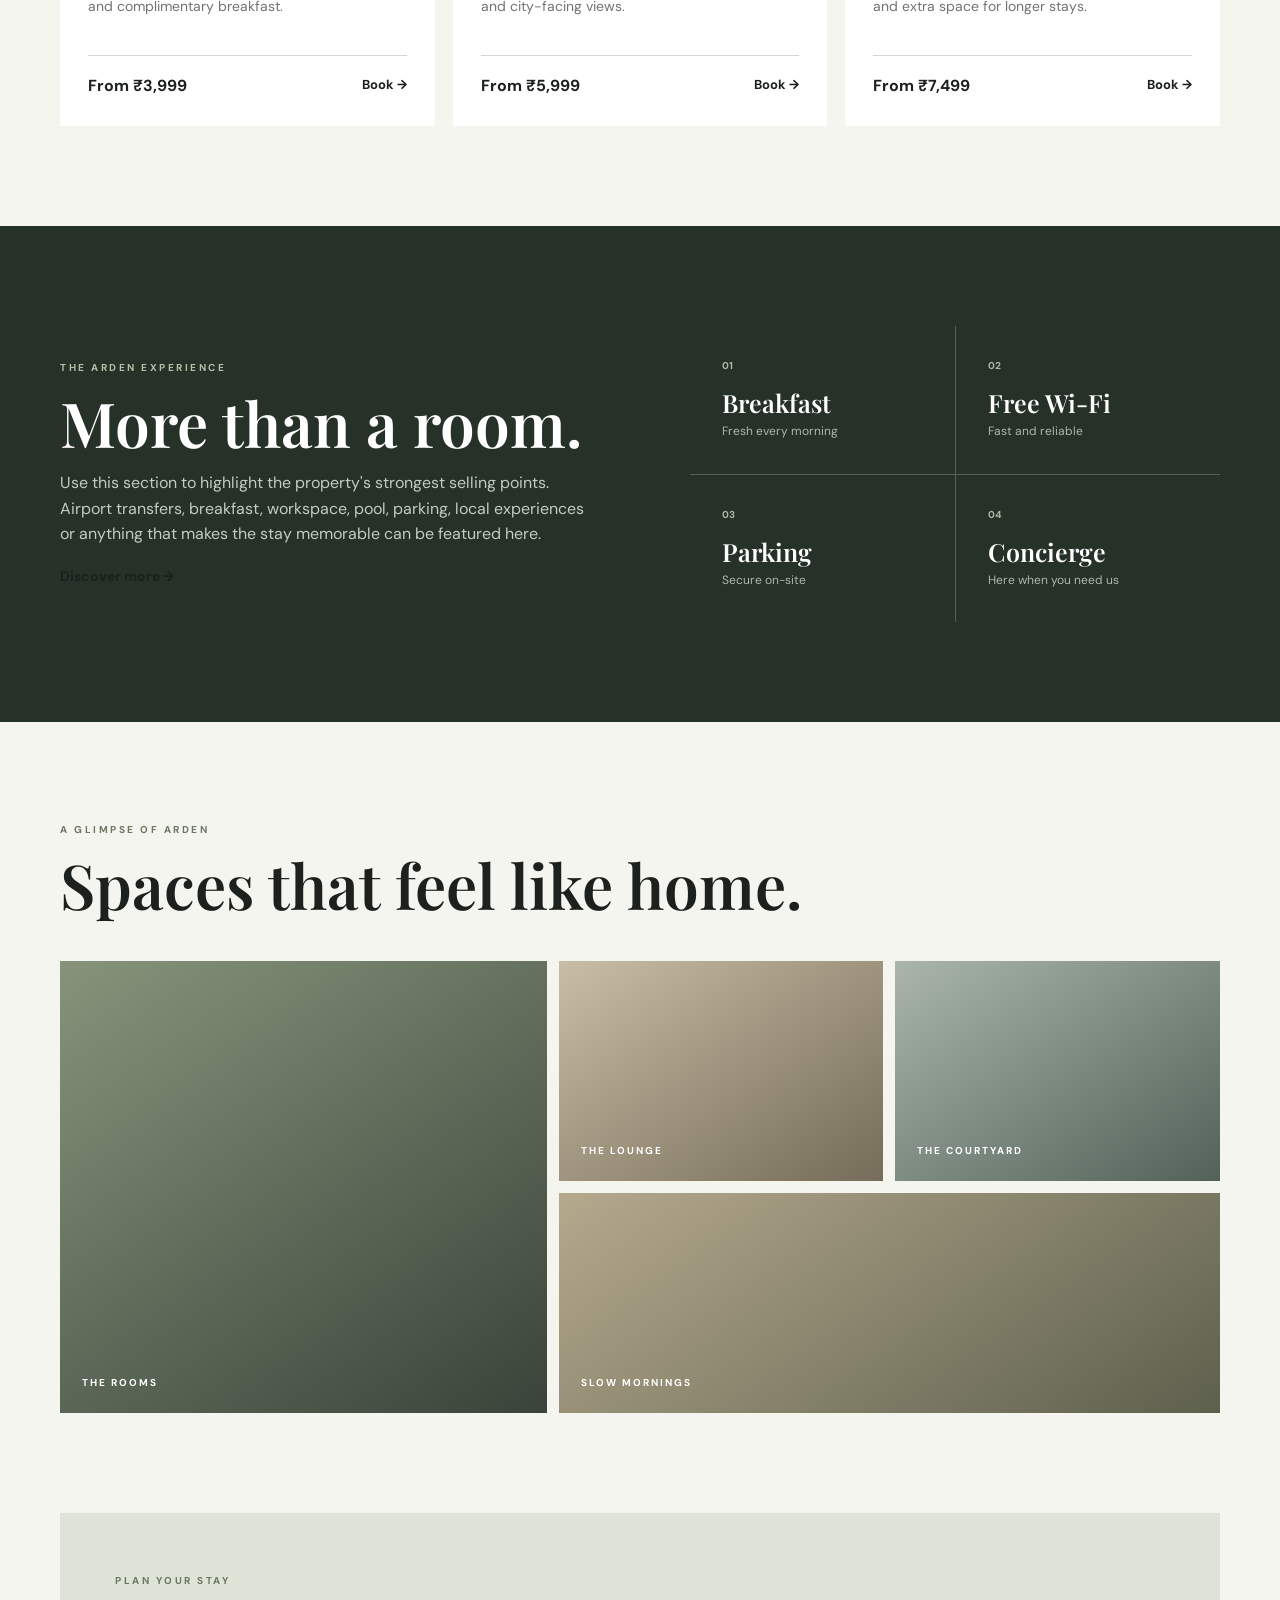
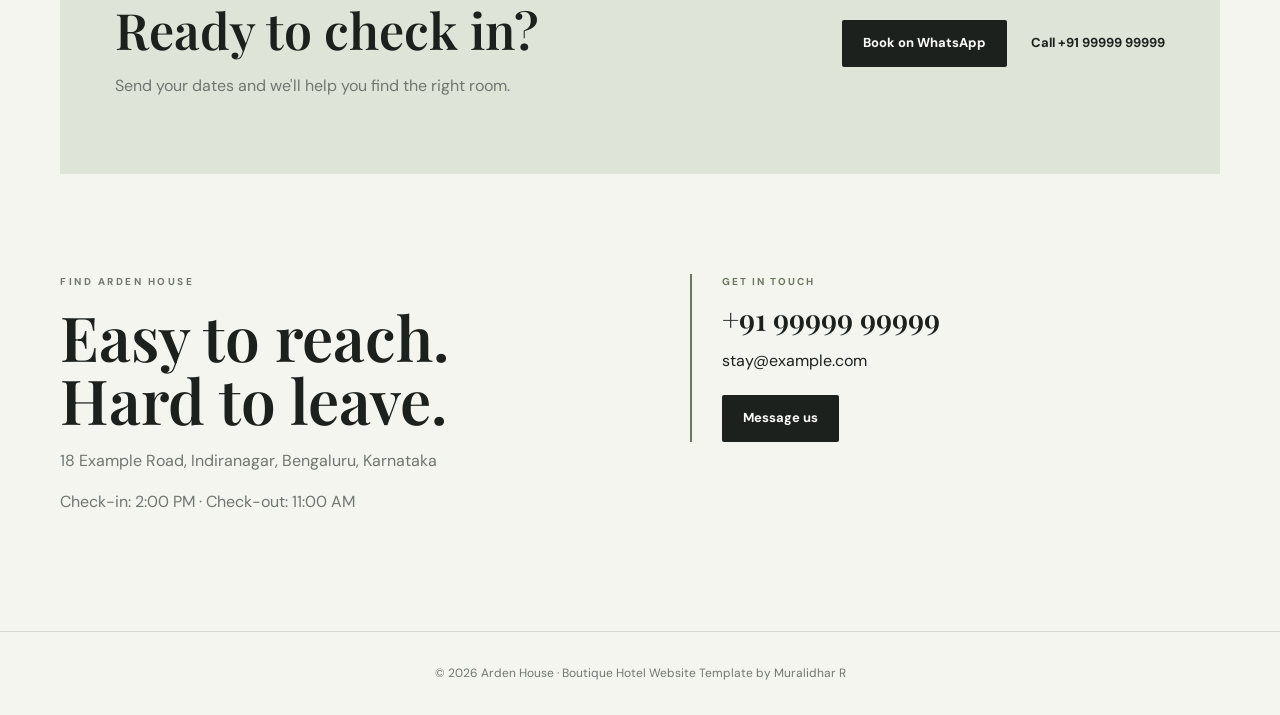
<file: hotel/index.html>
<!DOCTYPE html>
<html lang="en">
<head>
<meta charset="UTF-8">
<meta name="viewport" content="width=device-width, initial-scale=1.0">
<meta name="description" content="Elegant hotel and guest house website template for local hospitality businesses.">
<title>Arden House — Boutique Stay</title>
<link rel="stylesheet" href="style.css">
</head>
<body>
<header class="nav">
  <a class="logo" href="#">ARDEN HOUSE</a>
  <nav><a href="#rooms">Rooms</a><a href="#experience">Experience</a><a href="#gallery">Gallery</a><a href="#contact">Contact</a></nav>
  <a class="btn" href="#book">Check availability</a>
</header>

<main>
<section class="hero">
  <div class="hero-image"><span>BOUTIQUE STAY</span><strong>Stay somewhere<br>worth remembering.</strong><small>Quiet rooms · Thoughtful details · Warm hospitality</small></div>
  <div class="hero-copy">
    <p class="eyebrow">ARDEN HOUSE • BENGALURU</p>
    <h1>Your calm place in the city.</h1>
    <p class="lead">A refined boutique stay for travellers who value comfort, character and a little breathing room.</p>
    <div class="actions"><a class="btn" href="#book">Book your stay</a><a class="text-link" href="#rooms">Explore rooms ↓</a></div>
    <div class="facts"><div><b>18</b><span>ROOMS</span></div><div><b>4.8</b><span>GUEST RATING</span></div><div><b>24/7</b><span>ASSISTANCE</span></div></div>
  </div>
</section>

<section id="rooms" class="section">
  <div class="section-head"><div><p class="eyebrow">STAY YOUR WAY</p><h2>Rooms designed<br>to slow things down.</h2></div><p>Sample room information — replace names, photos, amenities and rates with the hotel's actual details.</p></div>
  <div class="rooms">
    <article><div class="room-image r1"><span>01</span></div><div class="room-copy"><span>COZY • 2 GUESTS</span><h3>Garden Room</h3><p>King bed, private garden view, rainfall shower and complimentary breakfast.</p><div><b>From ₹3,999</b><a href="#book">Book →</a></div></div></article>
    <article><div class="room-image r2"><span>02</span></div><div class="room-copy"><span>PREMIUM • 2 GUESTS</span><h3>Terrace Suite</h3><p>Spacious suite with private terrace, lounge area and city-facing views.</p><div><b>From ₹5,999</b><a href="#book">Book →</a></div></div></article>
    <article><div class="room-image r3"><span>03</span></div><div class="room-copy"><span>FAMILY • 4 GUESTS</span><h3>Family Residence</h3><p>Two connected sleeping areas, dining corner and extra space for longer stays.</p><div><b>From ₹7,499</b><a href="#book">Book →</a></div></div></article>
  </div>
</section>

<section id="experience" class="experience section">
  <div class="experience-copy"><p class="eyebrow">THE ARDEN EXPERIENCE</p><h2>More than a room.</h2><p>Use this section to highlight the property's strongest selling points. Airport transfers, breakfast, workspace, pool, parking, local experiences or anything that makes the stay memorable can be featured here.</p><a class="text-link" href="#contact">Discover more →</a></div>
  <div class="amenities"><div><b>01</b><strong>Breakfast</strong><span>Fresh every morning</span></div><div><b>02</b><strong>Free Wi-Fi</strong><span>Fast and reliable</span></div><div><b>03</b><strong>Parking</strong><span>Secure on-site</span></div><div><b>04</b><strong>Concierge</strong><span>Here when you need us</span></div></div>
</section>

<section id="gallery" class="section">
  <div class="section-head"><div><p class="eyebrow">A GLIMPSE OF ARDEN</p><h2>Spaces that feel like home.</h2></div></div>
  <div class="gallery"><div class="g1">THE ROOMS</div><div class="g2">THE LOUNGE</div><div class="g3">THE COURTYARD</div><div class="g4">SLOW MORNINGS</div></div>
</section>

<section id="book" class="book">
  <div><p class="eyebrow">PLAN YOUR STAY</p><h2>Ready to check in?</h2><p>Send your dates and we'll help you find the right room.</p></div>
  <div class="book-actions"><a class="btn light" href="https://wa.me/919999999999">Book on WhatsApp</a><a class="phone" href="tel:+919999999999">Call +91 99999 99999</a></div>
</section>

<section id="contact" class="contact section">
  <div><p class="eyebrow">FIND ARDEN HOUSE</p><h2>Easy to reach.<br>Hard to leave.</h2><p>18 Example Road, Indiranagar, Bengaluru, Karnataka</p><p>Check-in: 2:00 PM · Check-out: 11:00 AM</p></div>
  <div class="contact-box"><span>GET IN TOUCH</span><strong>+91 99999 99999</strong><a href="mailto:stay@example.com">stay@example.com</a><a class="btn" href="https://wa.me/919999999999">Message us</a></div>
</section>
</main>

<footer>© 2026 Arden House · Boutique Hotel Website Template by Muralidhar R</footer>
</body>
</html>
</file>
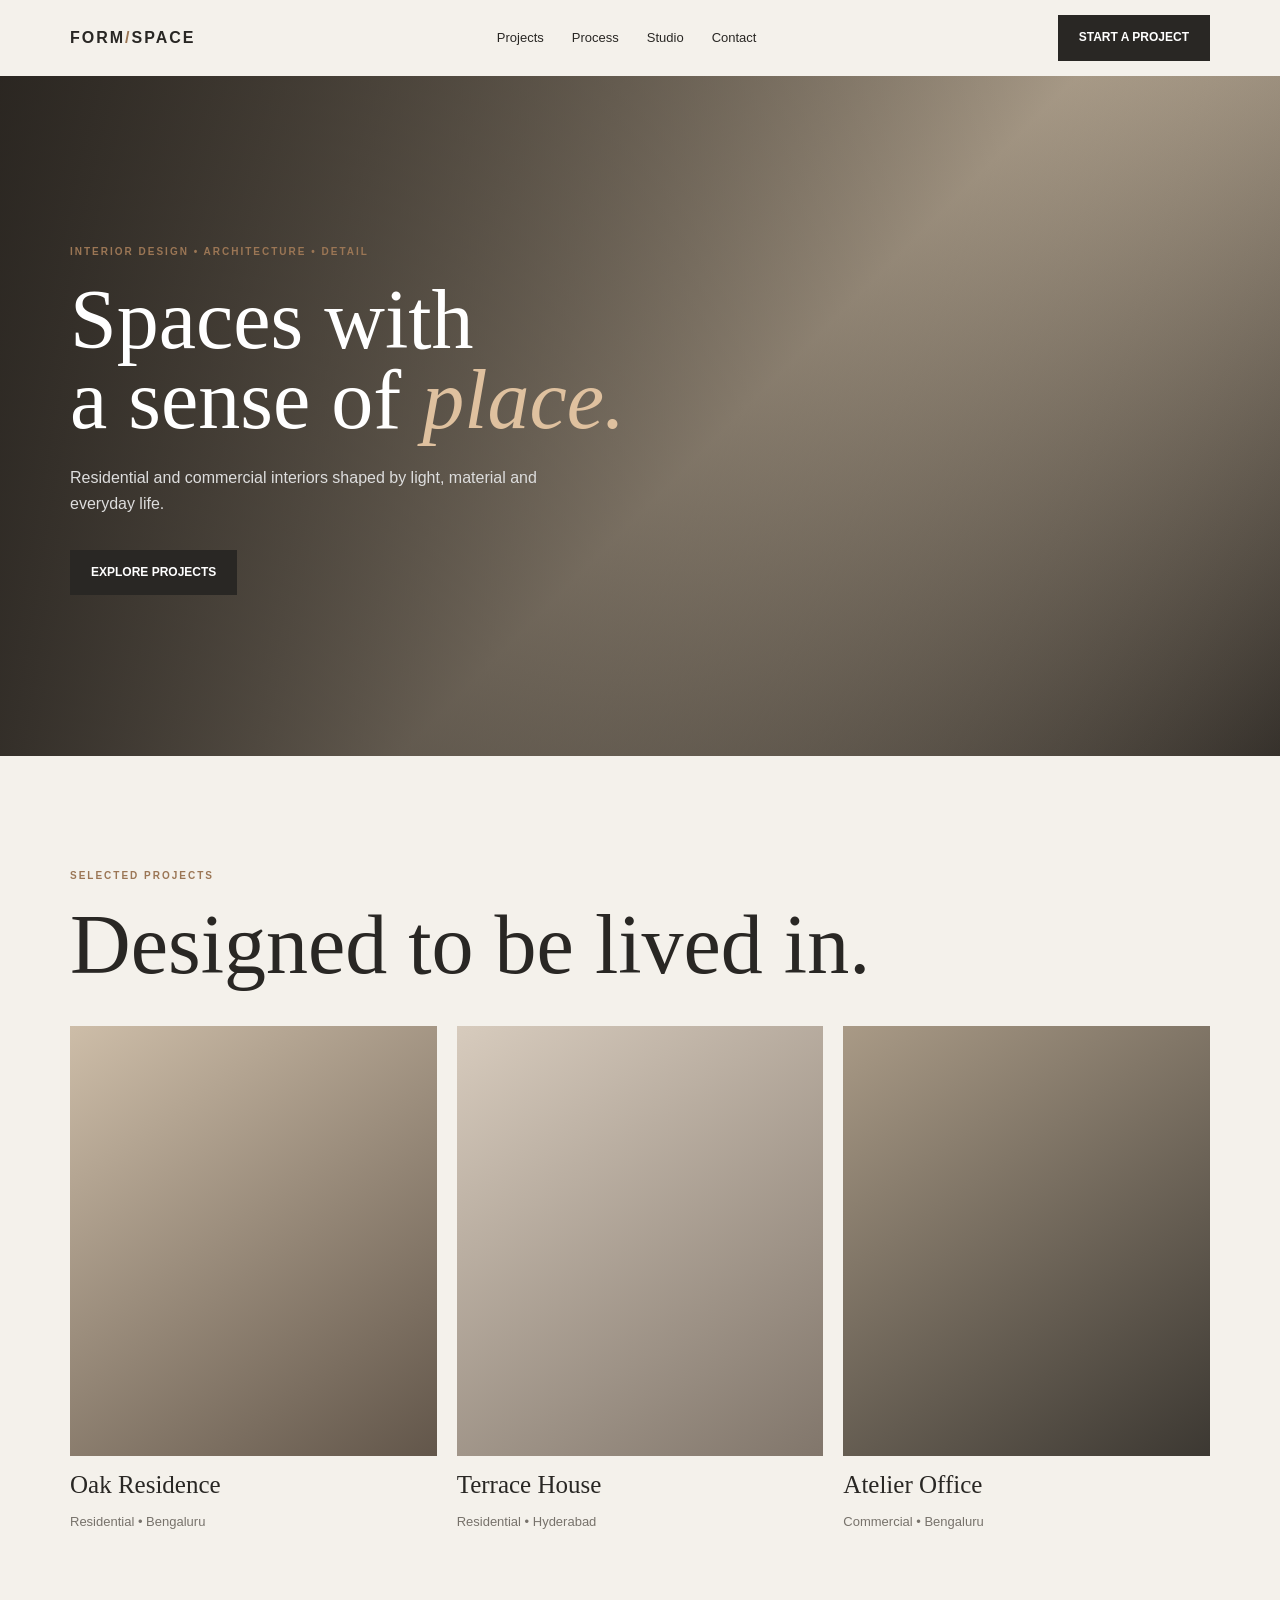
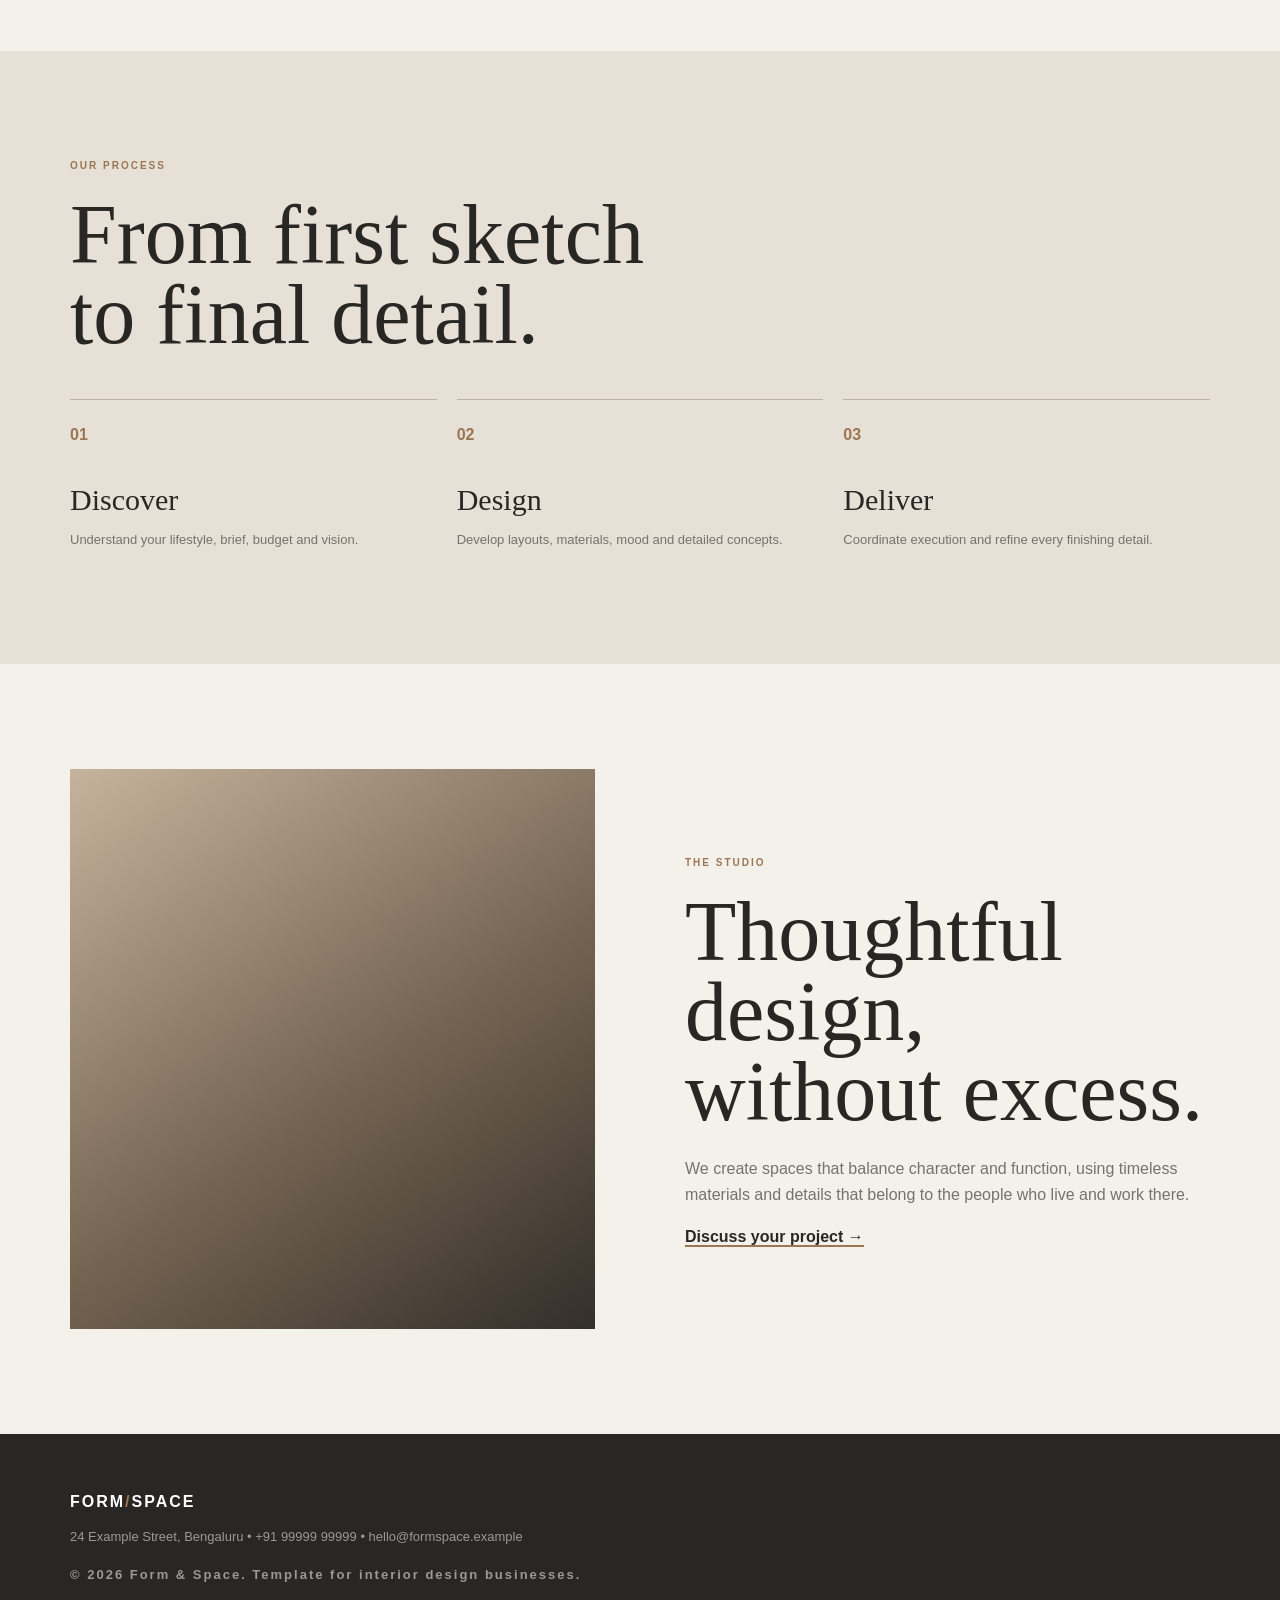
<file: interior-design/index.html>
<!doctype html><html><head><meta charset="utf-8"><meta name="viewport" content="width=device-width,initial-scale=1"><title>Form & Space | Interior Design</title><meta name="description" content="Interior design studio template for residential and commercial spaces."><link rel="stylesheet" href="style.css"></head><body><header><div class="wrap nav"><b>FORM<span>/</span>SPACE</b><nav><a href="#projects">Projects</a><a href="#process">Process</a><a href="#studio">Studio</a><a href="#contact">Contact</a></nav><a class="btn" href="https://wa.me/919999999999">Start a Project</a></div></header><main><section class="hero"><div class="wrap"><small>INTERIOR DESIGN • ARCHITECTURE • DETAIL</small><h1>Spaces with<br>a sense of <em>place.</em></h1><p>Residential and commercial interiors shaped by light, material and everyday life.</p><a class="btn" href="#projects">Explore Projects</a></div></section><section id="projects" class="section wrap"><small>SELECTED PROJECTS</small><h2>Designed to be lived in.</h2><div class="projects"><article><div class="pic a"></div><h3>Oak Residence</h3><p>Residential • Bengaluru</p></article><article><div class="pic b"></div><h3>Terrace House</h3><p>Residential • Hyderabad</p></article><article><div class="pic c"></div><h3>Atelier Office</h3><p>Commercial • Bengaluru</p></article></div></section><section id="process" class="process"><div class="wrap"><small>OUR PROCESS</small><h2>From first sketch<br>to final detail.</h2><div class="steps"><div><b>01</b><h3>Discover</h3><p>Understand your lifestyle, brief, budget and vision.</p></div><div><b>02</b><h3>Design</h3><p>Develop layouts, materials, mood and detailed concepts.</p></div><div><b>03</b><h3>Deliver</h3><p>Coordinate execution and refine every finishing detail.</p></div></div></div></section><section id="studio" class="studio"><div class="wrap studio-grid"><div class="art"></div><div><small>THE STUDIO</small><h2>Thoughtful design,<br>without excess.</h2><p>We create spaces that balance character and function, using timeless materials and details that belong to the people who live and work there.</p><a href="https://wa.me/919999999999">Discuss your project →</a></div></div></section></main><footer id="contact"><div class="wrap"><b>FORM<span>/</span>SPACE</b><p>24 Example Street, Bengaluru • +91 99999 99999 • hello@formspace.example</p><small>© 2026 Form & Space. Template for interior design businesses.</small></div></footer></body></html>
</file>
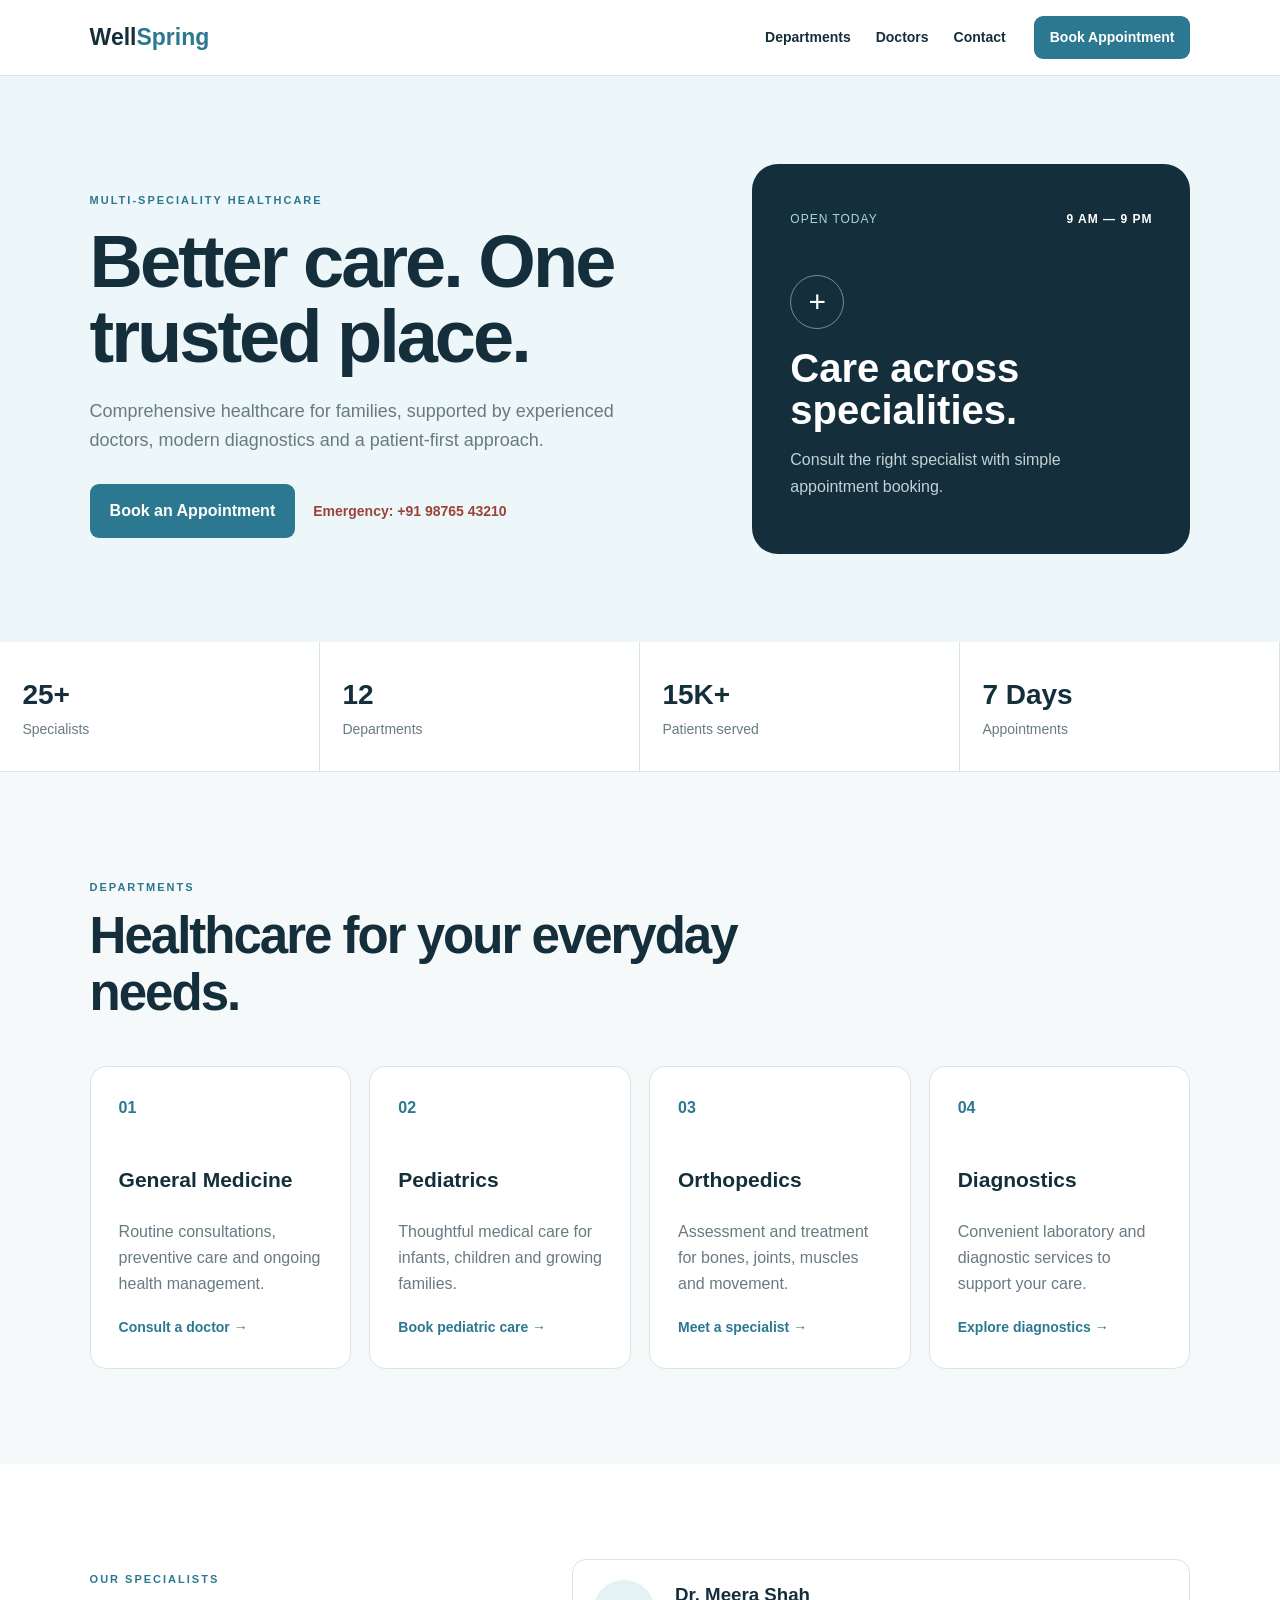
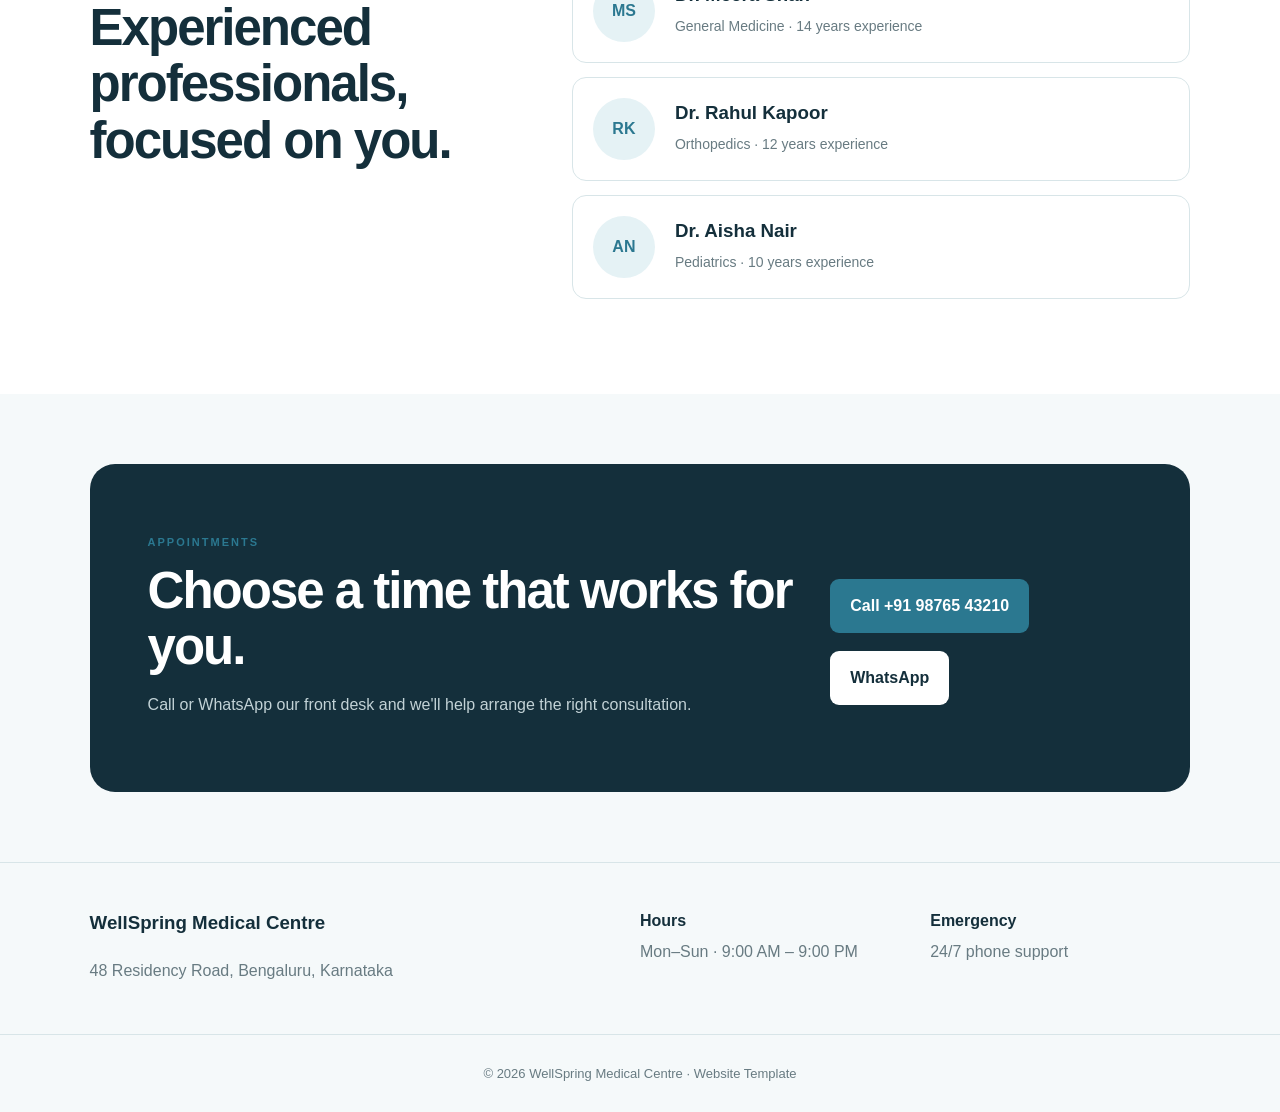
<file: multi-speciality-clinic/index.html>
<!DOCTYPE html>
<html lang="en"><head><meta charset="UTF-8"><meta name="viewport" content="width=device-width,initial-scale=1.0"><meta name="description" content="WellSpring Medical Centre offers trusted multi-speciality healthcare, diagnostics and appointments."><title>WellSpring Medical Centre</title><link rel="stylesheet" href="style.css"></head>
<body><header><a class="logo" href="#">Well<span>Spring</span></a><nav><a href="#departments">Departments</a><a href="#doctors">Doctors</a><a href="#contact">Contact</a></nav><a class="btn small" href="#appointment">Book Appointment</a></header>
<main><section class="hero"><div><p class="eyebrow">MULTI-SPECIALITY HEALTHCARE</p><h1>Better care. One trusted place.</h1><p class="lead">Comprehensive healthcare for families, supported by experienced doctors, modern diagnostics and a patient-first approach.</p><div class="actions"><a class="btn" href="#appointment">Book an Appointment</a><a class="emergency" href="tel:+919876543210">Emergency: +91 98765 43210</a></div></div><div class="hero-panel"><div class="panel-top"><span>OPEN TODAY</span><b>9 AM — 9 PM</b></div><div class="circle">+</div><h2>Care across<br>specialities.</h2><p>Consult the right specialist with simple appointment booking.</p></div></section>
<section class="trust"><div><strong>25+</strong><span>Specialists</span></div><div><strong>12</strong><span>Departments</span></div><div><strong>15K+</strong><span>Patients served</span></div><div><strong>7 Days</strong><span>Appointments</span></div></section>
<section class="section" id="departments"><p class="eyebrow">DEPARTMENTS</p><h2>Healthcare for your everyday needs.</h2><div class="departments"><article><span>01</span><h3>General Medicine</h3><p>Routine consultations, preventive care and ongoing health management.</p><a href="#appointment">Consult a doctor →</a></article><article><span>02</span><h3>Pediatrics</h3><p>Thoughtful medical care for infants, children and growing families.</p><a href="#appointment">Book pediatric care →</a></article><article><span>03</span><h3>Orthopedics</h3><p>Assessment and treatment for bones, joints, muscles and movement.</p><a href="#appointment">Meet a specialist →</a></article><article><span>04</span><h3>Diagnostics</h3><p>Convenient laboratory and diagnostic services to support your care.</p><a href="#appointment">Explore diagnostics →</a></article></div></section>
<section class="doctors" id="doctors"><div><p class="eyebrow">OUR SPECIALISTS</p><h2>Experienced professionals, focused on you.</h2></div><div class="doctor-list"><article><div class="avatar">MS</div><div><h3>Dr. Meera Shah</h3><p>General Medicine · 14 years experience</p></div></article><article><div class="avatar">RK</div><div><h3>Dr. Rahul Kapoor</h3><p>Orthopedics · 12 years experience</p></div></article><article><div class="avatar">AN</div><div><h3>Dr. Aisha Nair</h3><p>Pediatrics · 10 years experience</p></div></article></div></section>
<section class="appointment" id="appointment"><div><p class="eyebrow">APPOINTMENTS</p><h2>Choose a time that works for you.</h2><p>Call or WhatsApp our front desk and we'll help arrange the right consultation.</p></div><div class="actions"><a class="btn" href="tel:+919876543210">Call +91 98765 43210</a><a class="btn light" href="https://wa.me/919876543210">WhatsApp</a></div></section>
<section class="contact" id="contact"><div><h3>WellSpring Medical Centre</h3><p>48 Residency Road, Bengaluru, Karnataka</p></div><div><b>Hours</b><p>Mon–Sun · 9:00 AM – 9:00 PM</p></div><div><b>Emergency</b><p>24/7 phone support</p></div></section></main><footer>© 2026 WellSpring Medical Centre · Website Template</footer></body></html>
</file>
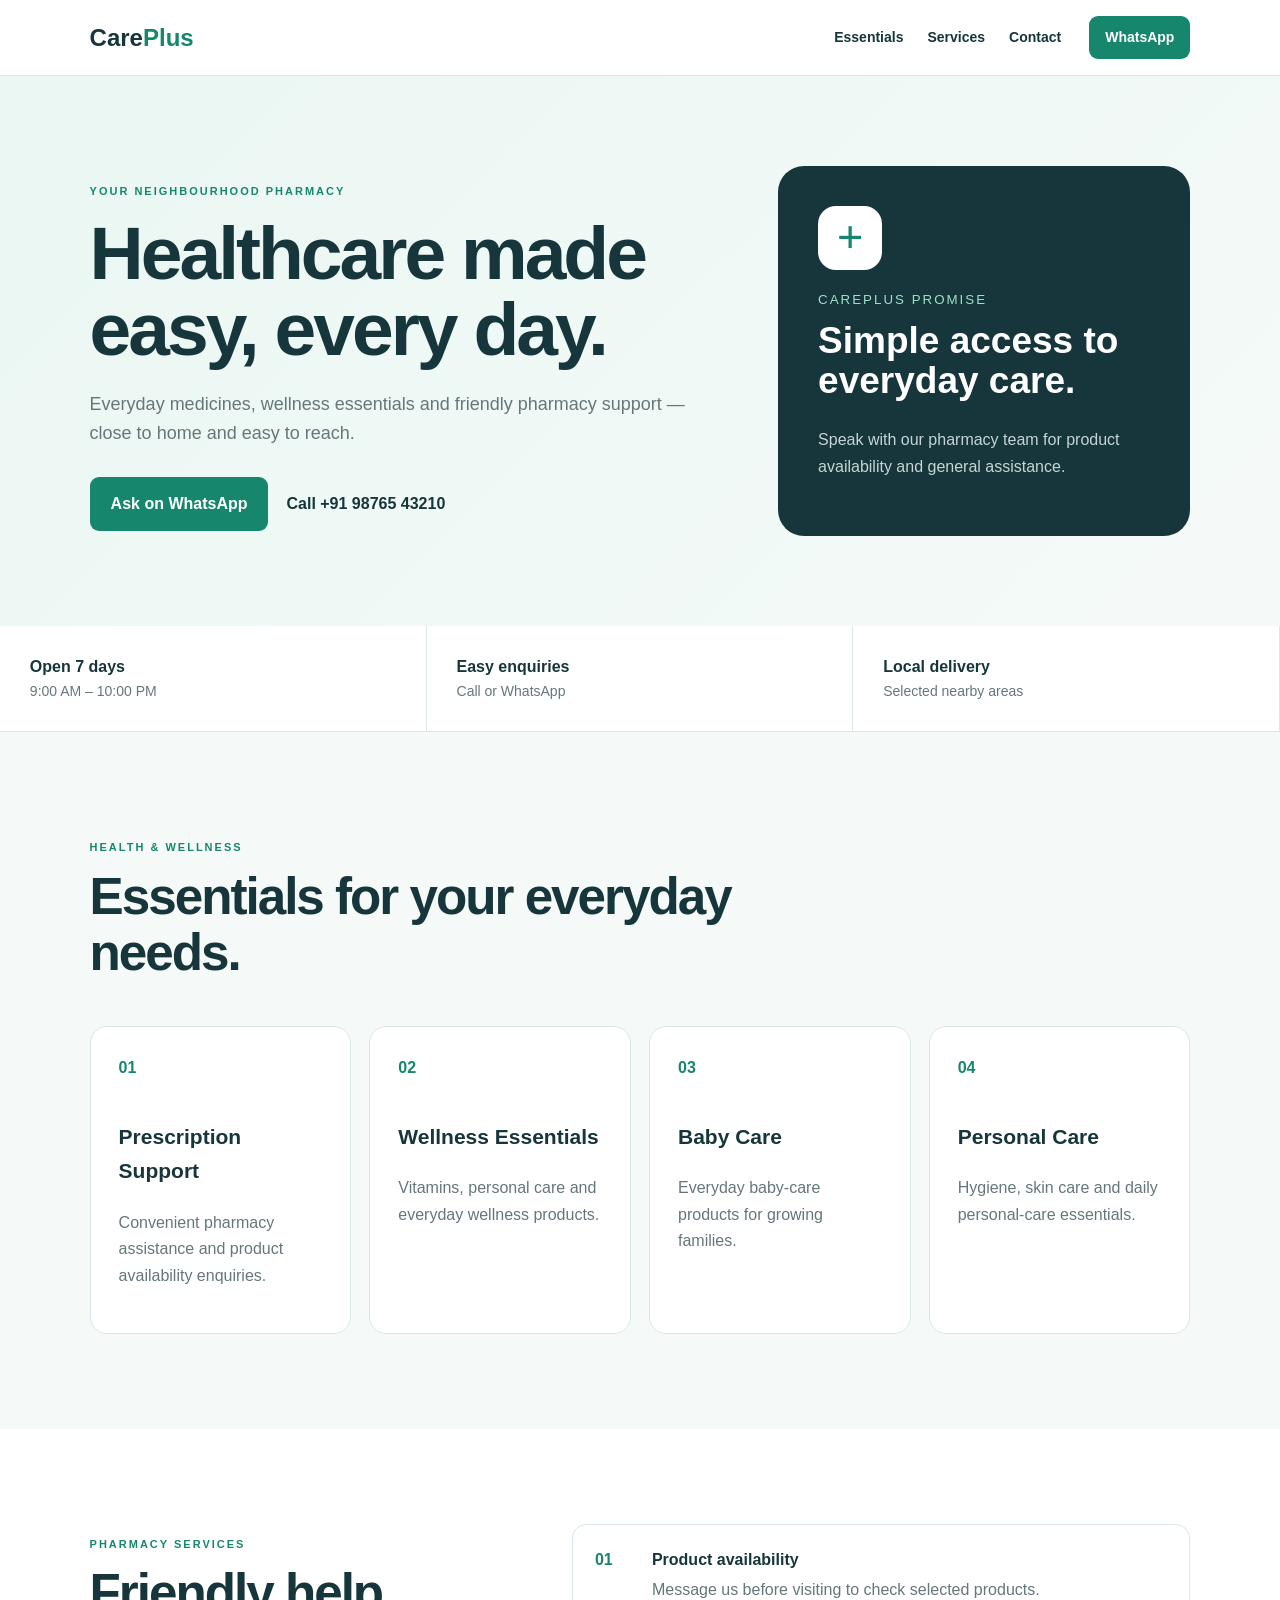
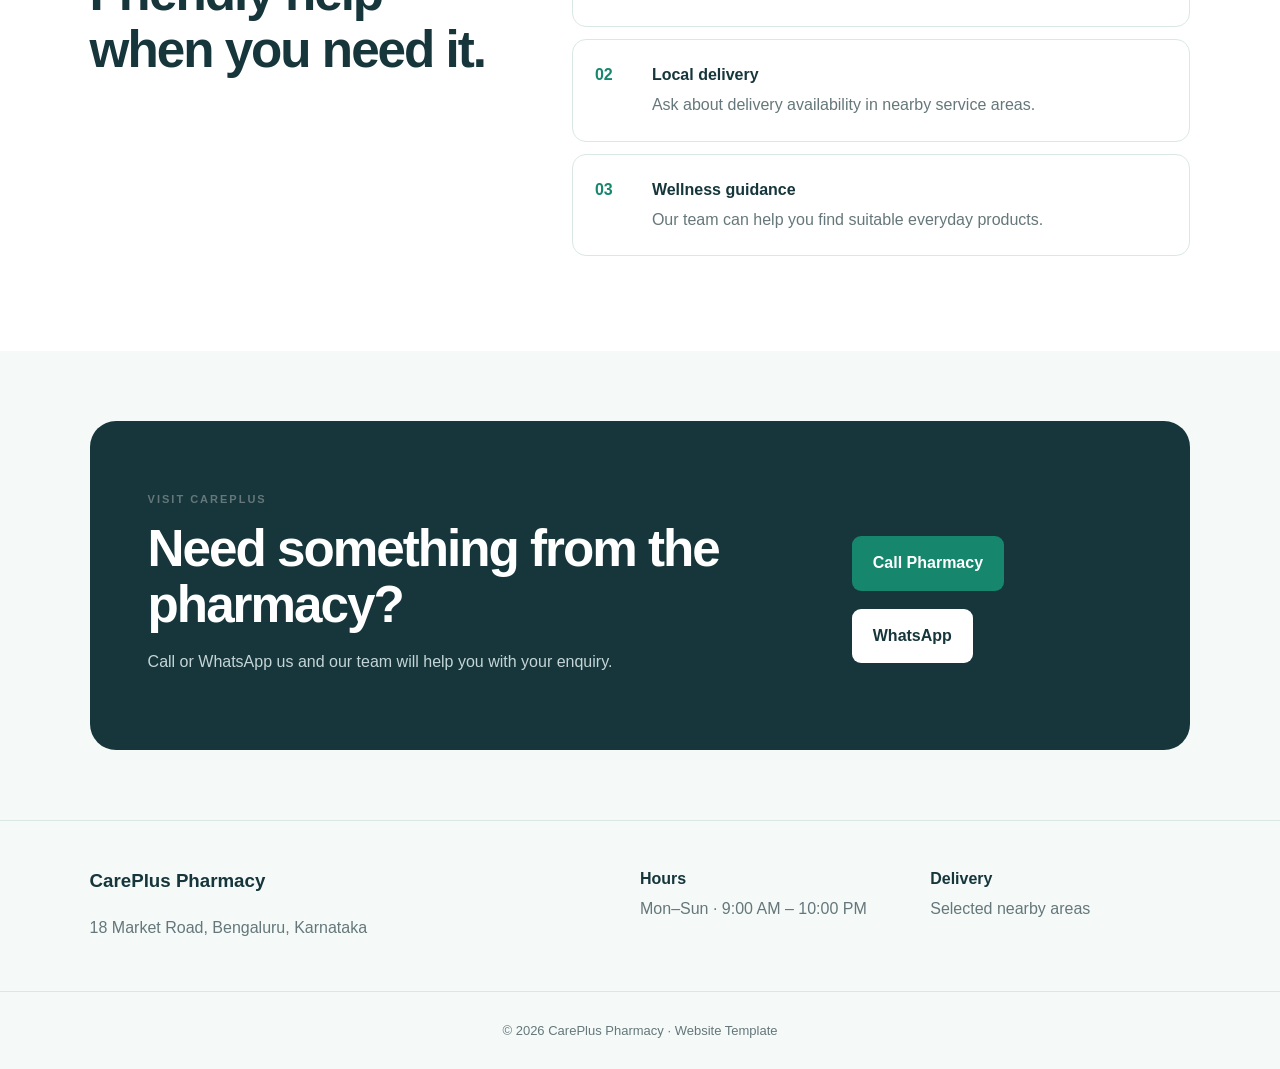
<file: pharmacy/index.html>
<!DOCTYPE html>
<html lang="en"><head><meta charset="UTF-8"><meta name="viewport" content="width=device-width,initial-scale=1.0"><meta name="description" content="CarePlus Pharmacy - everyday healthcare, wellness essentials and local pharmacy support."><title>CarePlus Pharmacy</title><link rel="stylesheet" href="style.css"></head>
<body><header><a class="logo" href="#">Care<span>Plus</span></a><nav><a href="#products">Essentials</a><a href="#services">Services</a><a href="#contact">Contact</a></nav><a class="btn small" href="https://wa.me/919876543210">WhatsApp</a></header>
<main><section class="hero"><div><p class="eyebrow">YOUR NEIGHBOURHOOD PHARMACY</p><h1>Healthcare made easy, every day.</h1><p class="lead">Everyday medicines, wellness essentials and friendly pharmacy support — close to home and easy to reach.</p><div class="actions"><a class="btn" href="https://wa.me/919876543210">Ask on WhatsApp</a><a class="text-link" href="tel:+919876543210">Call +91 98765 43210</a></div></div><div class="hero-box"><div class="cross">+</div><small>CAREPLUS PROMISE</small><h2>Simple access to everyday care.</h2><p>Speak with our pharmacy team for product availability and general assistance.</p></div></section>
<section class="quick"><div><b>Open 7 days</b><span>9:00 AM – 10:00 PM</span></div><div><b>Easy enquiries</b><span>Call or WhatsApp</span></div><div><b>Local delivery</b><span>Selected nearby areas</span></div></section>
<section class="section" id="products"><p class="eyebrow">HEALTH & WELLNESS</p><h2>Essentials for your everyday needs.</h2><div class="grid"><article><span>01</span><h3>Prescription Support</h3><p>Convenient pharmacy assistance and product availability enquiries.</p></article><article><span>02</span><h3>Wellness Essentials</h3><p>Vitamins, personal care and everyday wellness products.</p></article><article><span>03</span><h3>Baby Care</h3><p>Everyday baby-care products for growing families.</p></article><article><span>04</span><h3>Personal Care</h3><p>Hygiene, skin care and daily personal-care essentials.</p></article></div></section>
<section class="services" id="services"><div><p class="eyebrow">PHARMACY SERVICES</p><h2>Friendly help when you need it.</h2></div><div class="service-list"><div><b>01</b><strong>Product availability</strong><p>Message us before visiting to check selected products.</p></div><div><b>02</b><strong>Local delivery</strong><p>Ask about delivery availability in nearby service areas.</p></div><div><b>03</b><strong>Wellness guidance</strong><p>Our team can help you find suitable everyday products.</p></div></div></section>
<section class="cta" id="contact"><div><p class="eyebrow">VISIT CAREPLUS</p><h2>Need something from the pharmacy?</h2><p>Call or WhatsApp us and our team will help you with your enquiry.</p></div><div class="actions"><a class="btn" href="tel:+919876543210">Call Pharmacy</a><a class="btn light" href="https://wa.me/919876543210">WhatsApp</a></div></section>
<section class="contact"><div><h3>CarePlus Pharmacy</h3><p>18 Market Road, Bengaluru, Karnataka</p></div><div><b>Hours</b><p>Mon–Sun · 9:00 AM – 10:00 PM</p></div><div><b>Delivery</b><p>Selected nearby areas</p></div></section></main><footer>© 2026 CarePlus Pharmacy · Website Template</footer></body></html>
</file>
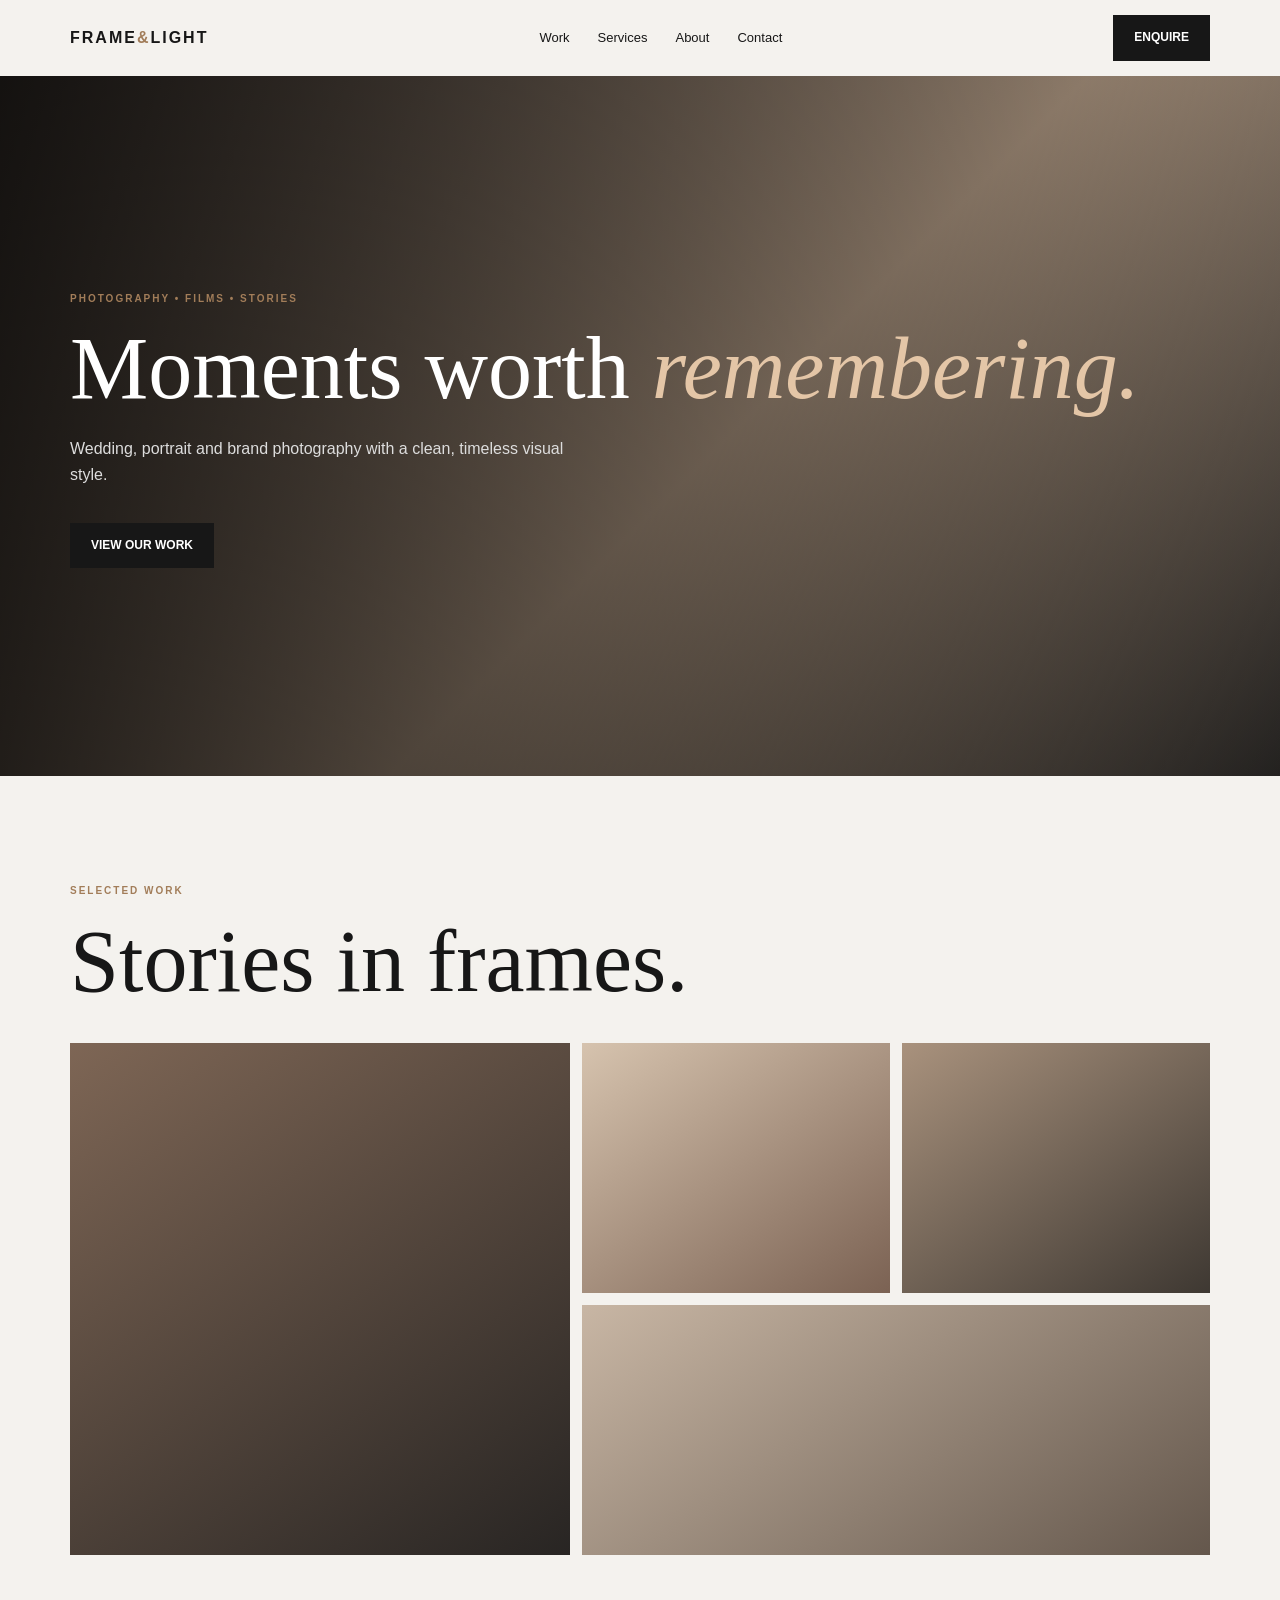
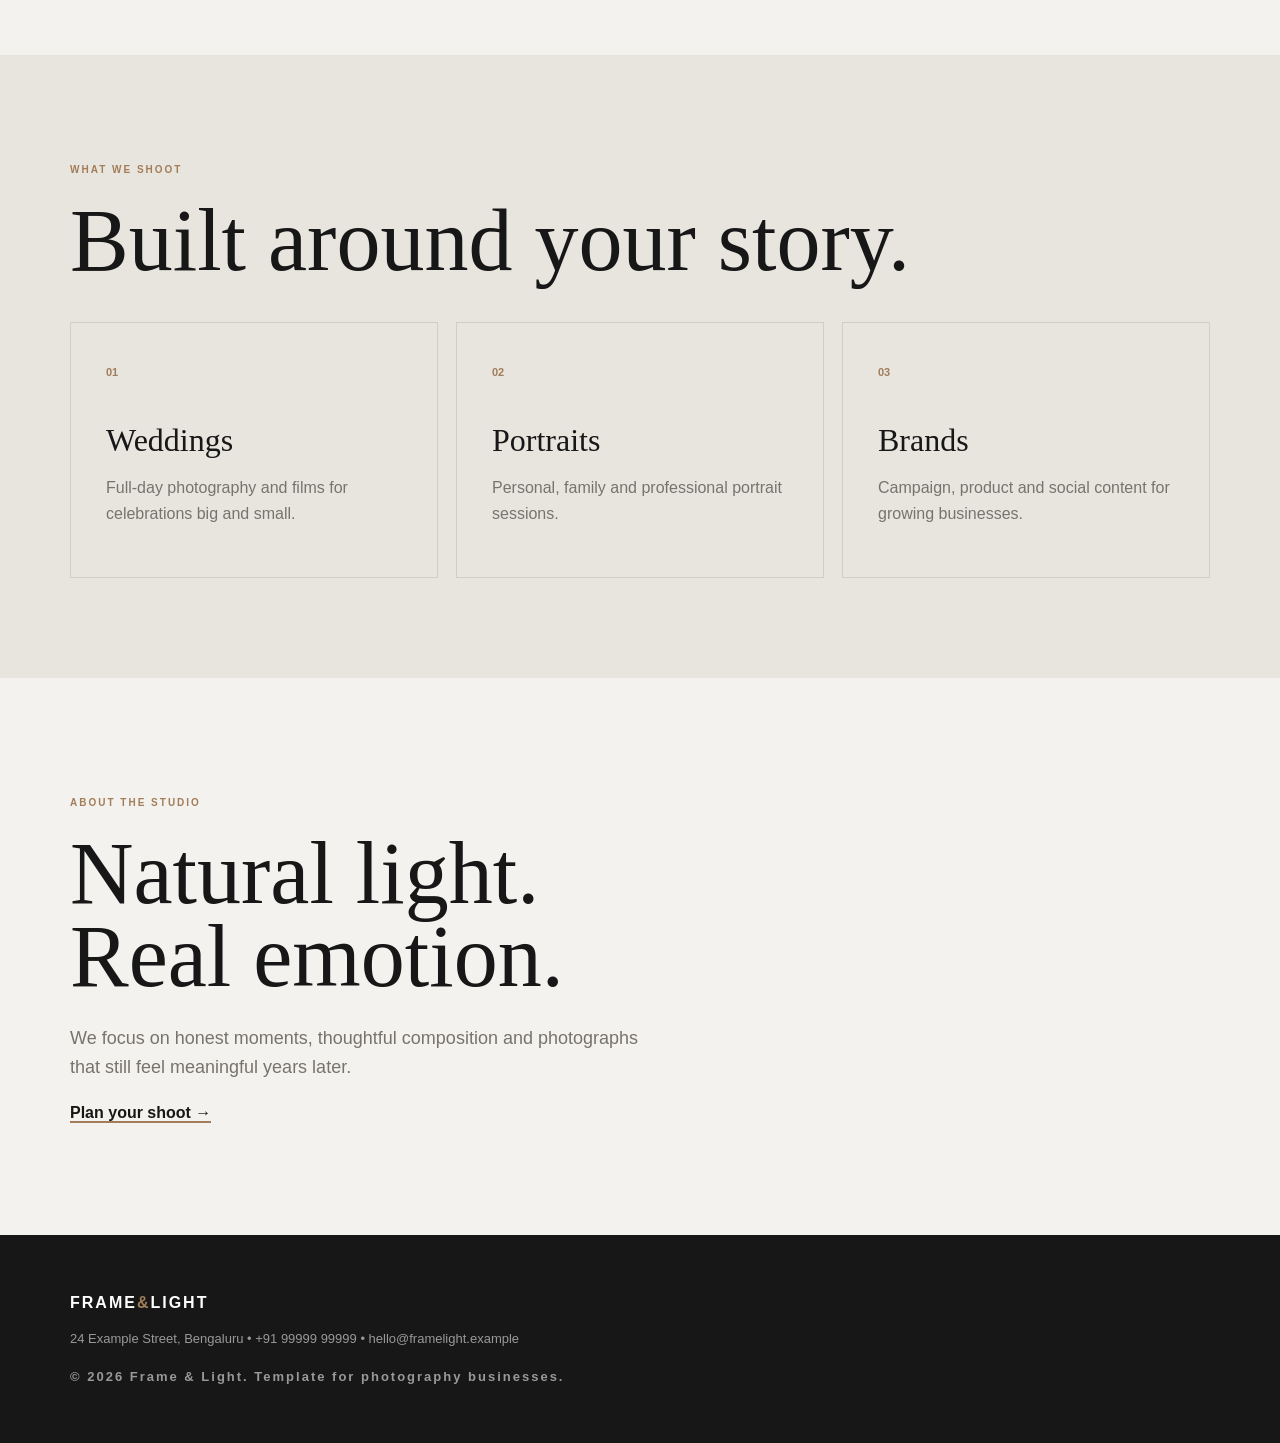
<file: photography/index.html>
<!doctype html><html><head><meta charset="utf-8"><meta name="viewport" content="width=device-width,initial-scale=1"><title>Frame & Light | Photography Studio</title><meta name="description" content="Photography studio template for weddings, portraits, events and brands."><link rel="stylesheet" href="style.css"></head><body><header><div class="wrap nav"><b>FRAME<span>&</span>LIGHT</b><nav><a href="#work">Work</a><a href="#services">Services</a><a href="#about">About</a><a href="#contact">Contact</a></nav><a class="btn" href="https://wa.me/919999999999">Enquire</a></div></header><main><section class="hero"><div><small>PHOTOGRAPHY • FILMS • STORIES</small><h1>Moments worth <em>remembering.</em></h1><p>Wedding, portrait and brand photography with a clean, timeless visual style.</p><a class="btn" href="#work">View Our Work</a></div></section><section id="work" class="section wrap"><small>SELECTED WORK</small><h2>Stories in frames.</h2><div class="gallery"><div class="g1"></div><div class="g2"></div><div class="g3"></div><div class="g4"></div></div></section><section id="services" class="section services"><div class="wrap"><small>WHAT WE SHOOT</small><h2>Built around your story.</h2><div class="cards"><article><b>01</b><h3>Weddings</h3><p>Full-day photography and films for celebrations big and small.</p></article><article><b>02</b><h3>Portraits</h3><p>Personal, family and professional portrait sessions.</p></article><article><b>03</b><h3>Brands</h3><p>Campaign, product and social content for growing businesses.</p></article></div></div></section><section id="about" class="about wrap"><small>ABOUT THE STUDIO</small><h2>Natural light.<br>Real emotion.</h2><p>We focus on honest moments, thoughtful composition and photographs that still feel meaningful years later.</p><a href="https://wa.me/919999999999">Plan your shoot →</a></section></main><footer id="contact"><div class="wrap"><b>FRAME<span>&</span>LIGHT</b><p>24 Example Street, Bengaluru • +91 99999 99999 • hello@framelight.example</p><small>© 2026 Frame & Light. Template for photography businesses.</small></div></footer></body></html>
</file>
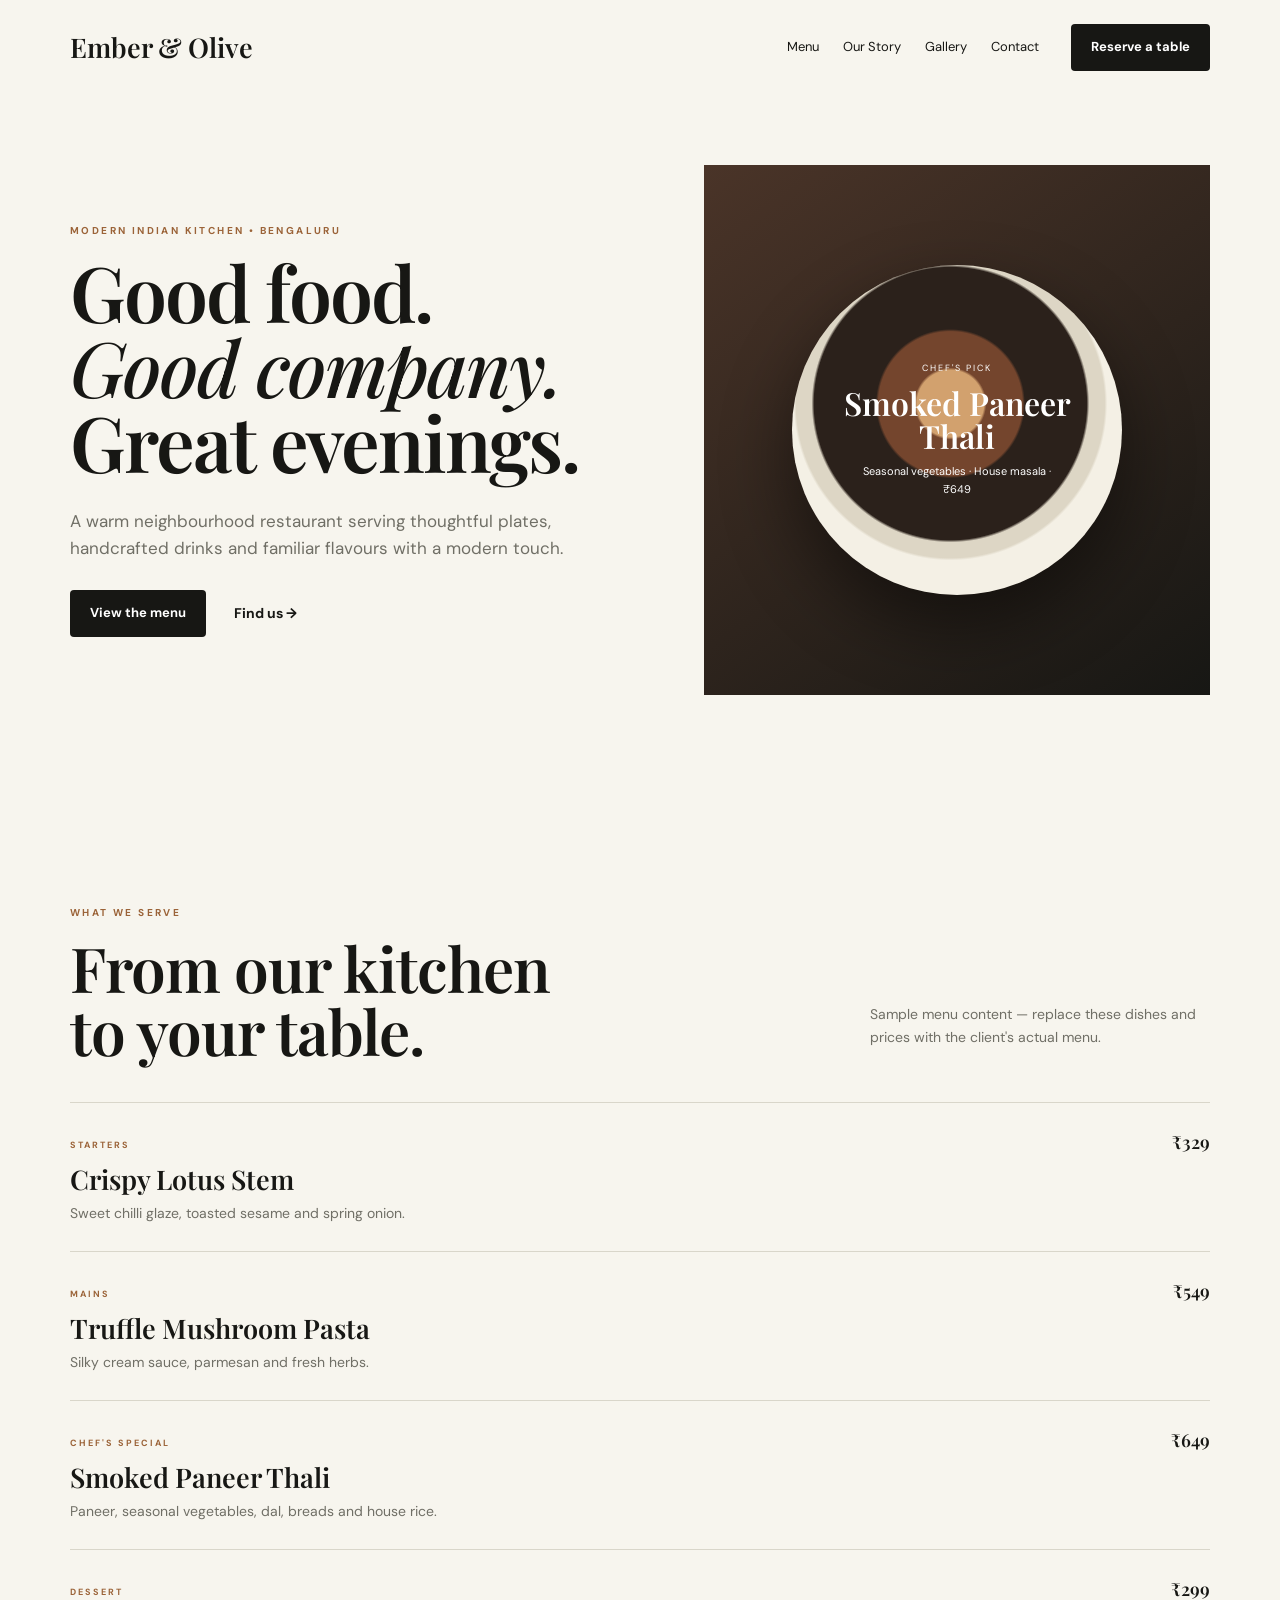
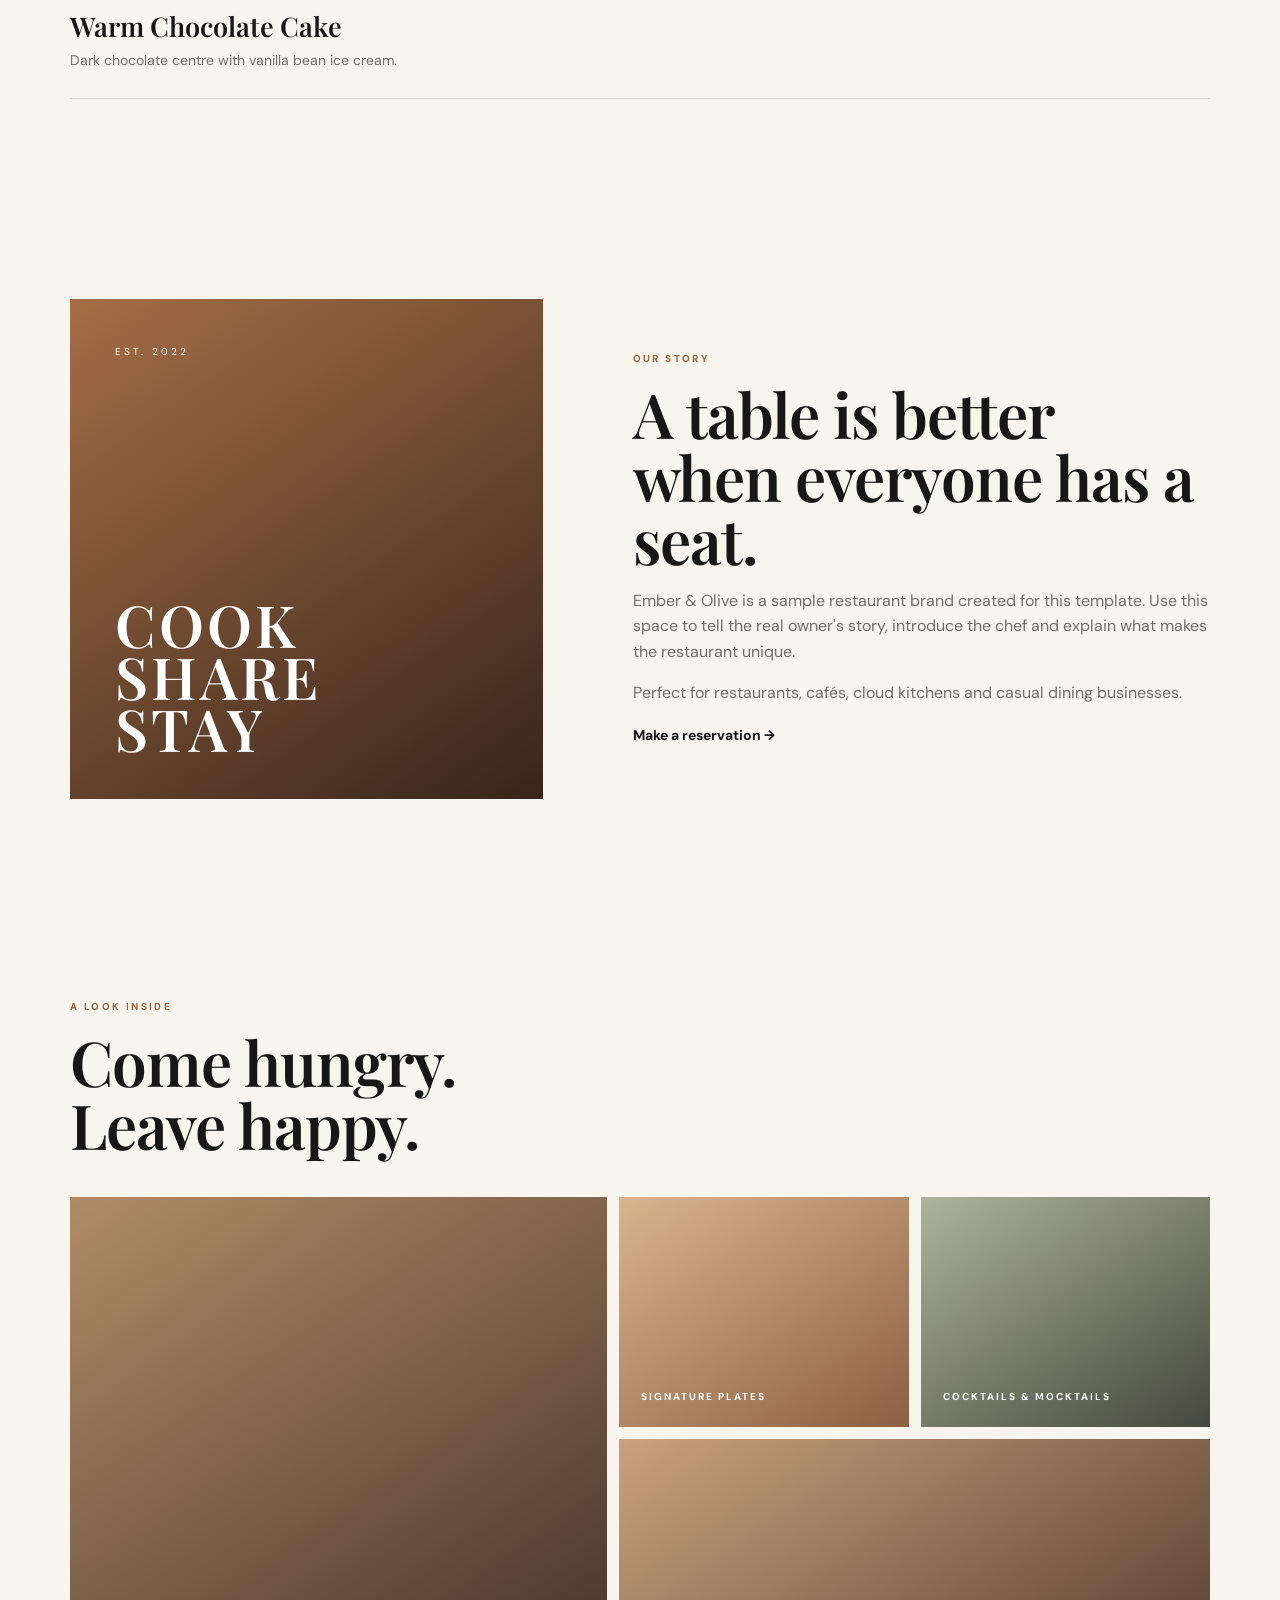
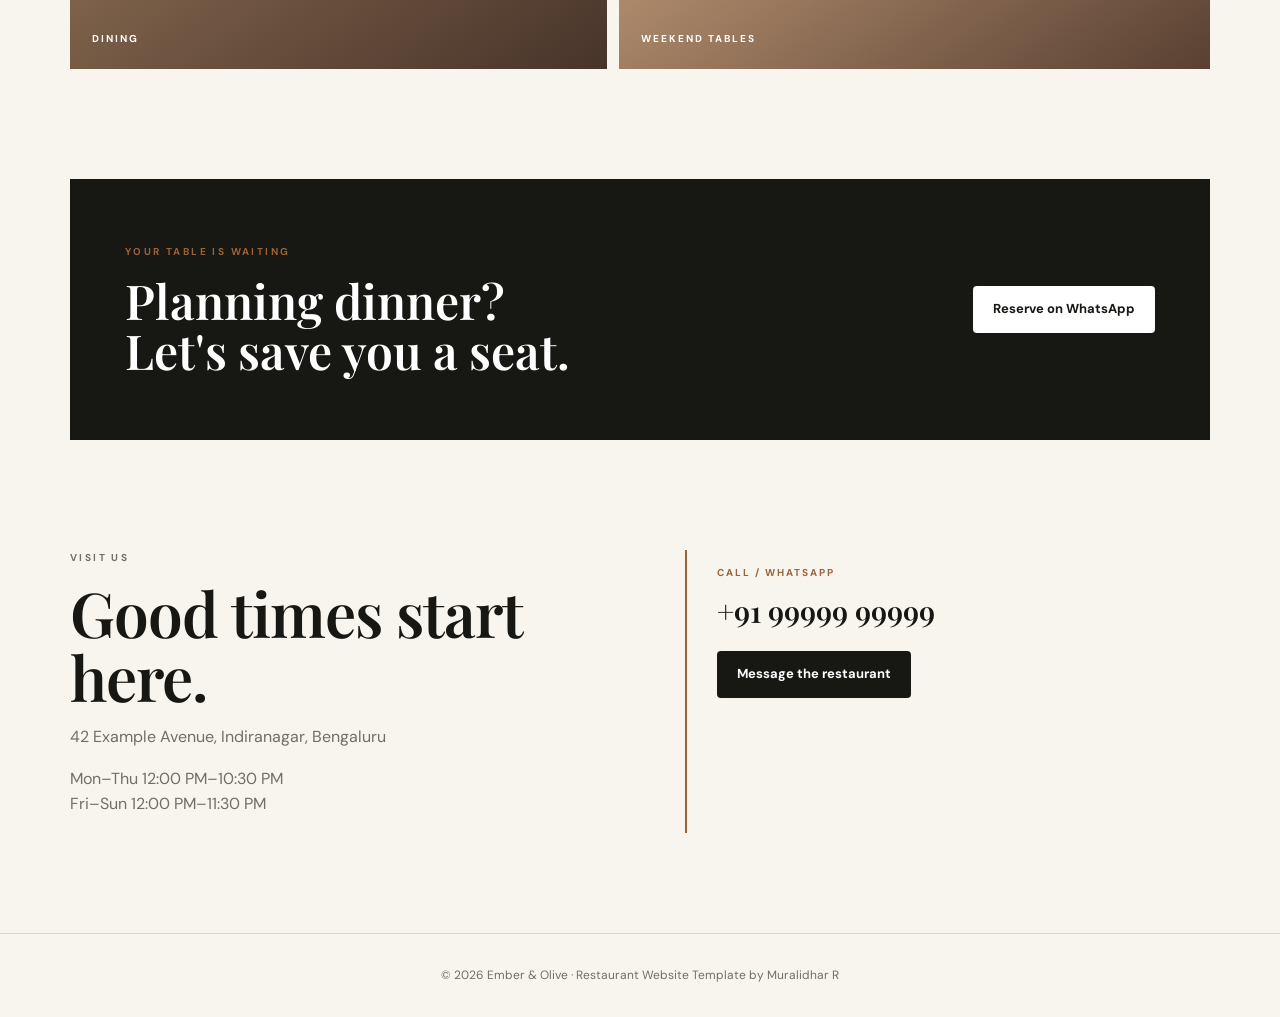
<file: restaurant/index.html>
<!DOCTYPE html>
<html lang="en">
<head>
<meta charset="UTF-8">
<meta name="viewport" content="width=device-width, initial-scale=1.0">
<meta name="description" content="Modern restaurant and cafe website template for local businesses.">
<title>Ember & Olive — Restaurant</title>
<link rel="stylesheet" href="style.css">
</head>
<body>
<header class="nav">
  <a class="logo" href="#">Ember & Olive</a>
  <nav><a href="#menu">Menu</a><a href="#story">Our Story</a><a href="#gallery">Gallery</a><a href="#contact">Contact</a></nav>
  <a class="btn" href="#reserve">Reserve a table</a>
</header>

<main>
<section class="hero">
  <div class="hero-copy">
    <p class="eyebrow">MODERN INDIAN KITCHEN • BENGALURU</p>
    <h1>Good food.<br><em>Good company.</em><br>Great evenings.</h1>
    <p class="lead">A warm neighbourhood restaurant serving thoughtful plates, handcrafted drinks and familiar flavours with a modern touch.</p>
    <div class="actions"><a class="btn" href="#menu">View the menu</a><a class="text-link" href="#contact">Find us →</a></div>
  </div>
  <div class="hero-visual"><div class="dish"><span>CHEF'S PICK</span><strong>Smoked Paneer<br>Thali</strong><small>Seasonal vegetables · House masala · ₹649</small></div></div>
</section>

<section id="menu" class="section">
  <div class="section-head"><div><p class="eyebrow">WHAT WE SERVE</p><h2>From our kitchen<br>to your table.</h2></div><p>Sample menu content — replace these dishes and prices with the client's actual menu.</p></div>
  <div class="menu-list">
    <article><div><span>STARTERS</span><h3>Crispy Lotus Stem</h3><p>Sweet chilli glaze, toasted sesame and spring onion.</p></div><b>₹329</b></article>
    <article><div><span>MAINS</span><h3>Truffle Mushroom Pasta</h3><p>Silky cream sauce, parmesan and fresh herbs.</p></div><b>₹549</b></article>
    <article><div><span>CHEF'S SPECIAL</span><h3>Smoked Paneer Thali</h3><p>Paneer, seasonal vegetables, dal, breads and house rice.</p></div><b>₹649</b></article>
    <article><div><span>DESSERT</span><h3>Warm Chocolate Cake</h3><p>Dark chocolate centre with vanilla bean ice cream.</p></div><b>₹299</b></article>
  </div>
</section>

<section id="story" class="story section">
  <div class="story-card"><span>EST. 2022</span><strong>COOK<br>SHARE<br>STAY</strong></div>
  <div><p class="eyebrow">OUR STORY</p><h2>A table is better when everyone has a seat.</h2><p>Ember & Olive is a sample restaurant brand created for this template. Use this space to tell the real owner's story, introduce the chef and explain what makes the restaurant unique.</p><p>Perfect for restaurants, cafés, cloud kitchens and casual dining businesses.</p><a class="text-link" href="#reserve">Make a reservation →</a></div>
</section>

<section id="gallery" class="section">
  <div class="section-head"><div><p class="eyebrow">A LOOK INSIDE</p><h2>Come hungry.<br>Leave happy.</h2></div></div>
  <div class="gallery"><div class="g1">DINING</div><div class="g2">SIGNATURE PLATES</div><div class="g3">COCKTAILS & MOCKTAILS</div><div class="g4">WEEKEND TABLES</div></div>
</section>

<section id="reserve" class="reserve">
  <div><p class="eyebrow">YOUR TABLE IS WAITING</p><h2>Planning dinner?<br>Let's save you a seat.</h2></div>
  <a class="btn light" href="https://wa.me/919999999999">Reserve on WhatsApp</a>
</section>

<section id="contact" class="contact section">
  <div><p class="eyebrow">VISIT US</p><h2>Good times start here.</h2><p>42 Example Avenue, Indiranagar, Bengaluru</p><p>Mon–Thu 12:00 PM–10:30 PM<br>Fri–Sun 12:00 PM–11:30 PM</p></div>
  <div class="contact-box"><span>CALL / WHATSAPP</span><strong>+91 99999 99999</strong><a class="btn" href="https://wa.me/919999999999">Message the restaurant</a></div>
</section>
</main>

<footer>© 2026 Ember & Olive · Restaurant Website Template by Muralidhar R</footer>
</body>
</html>
</file>
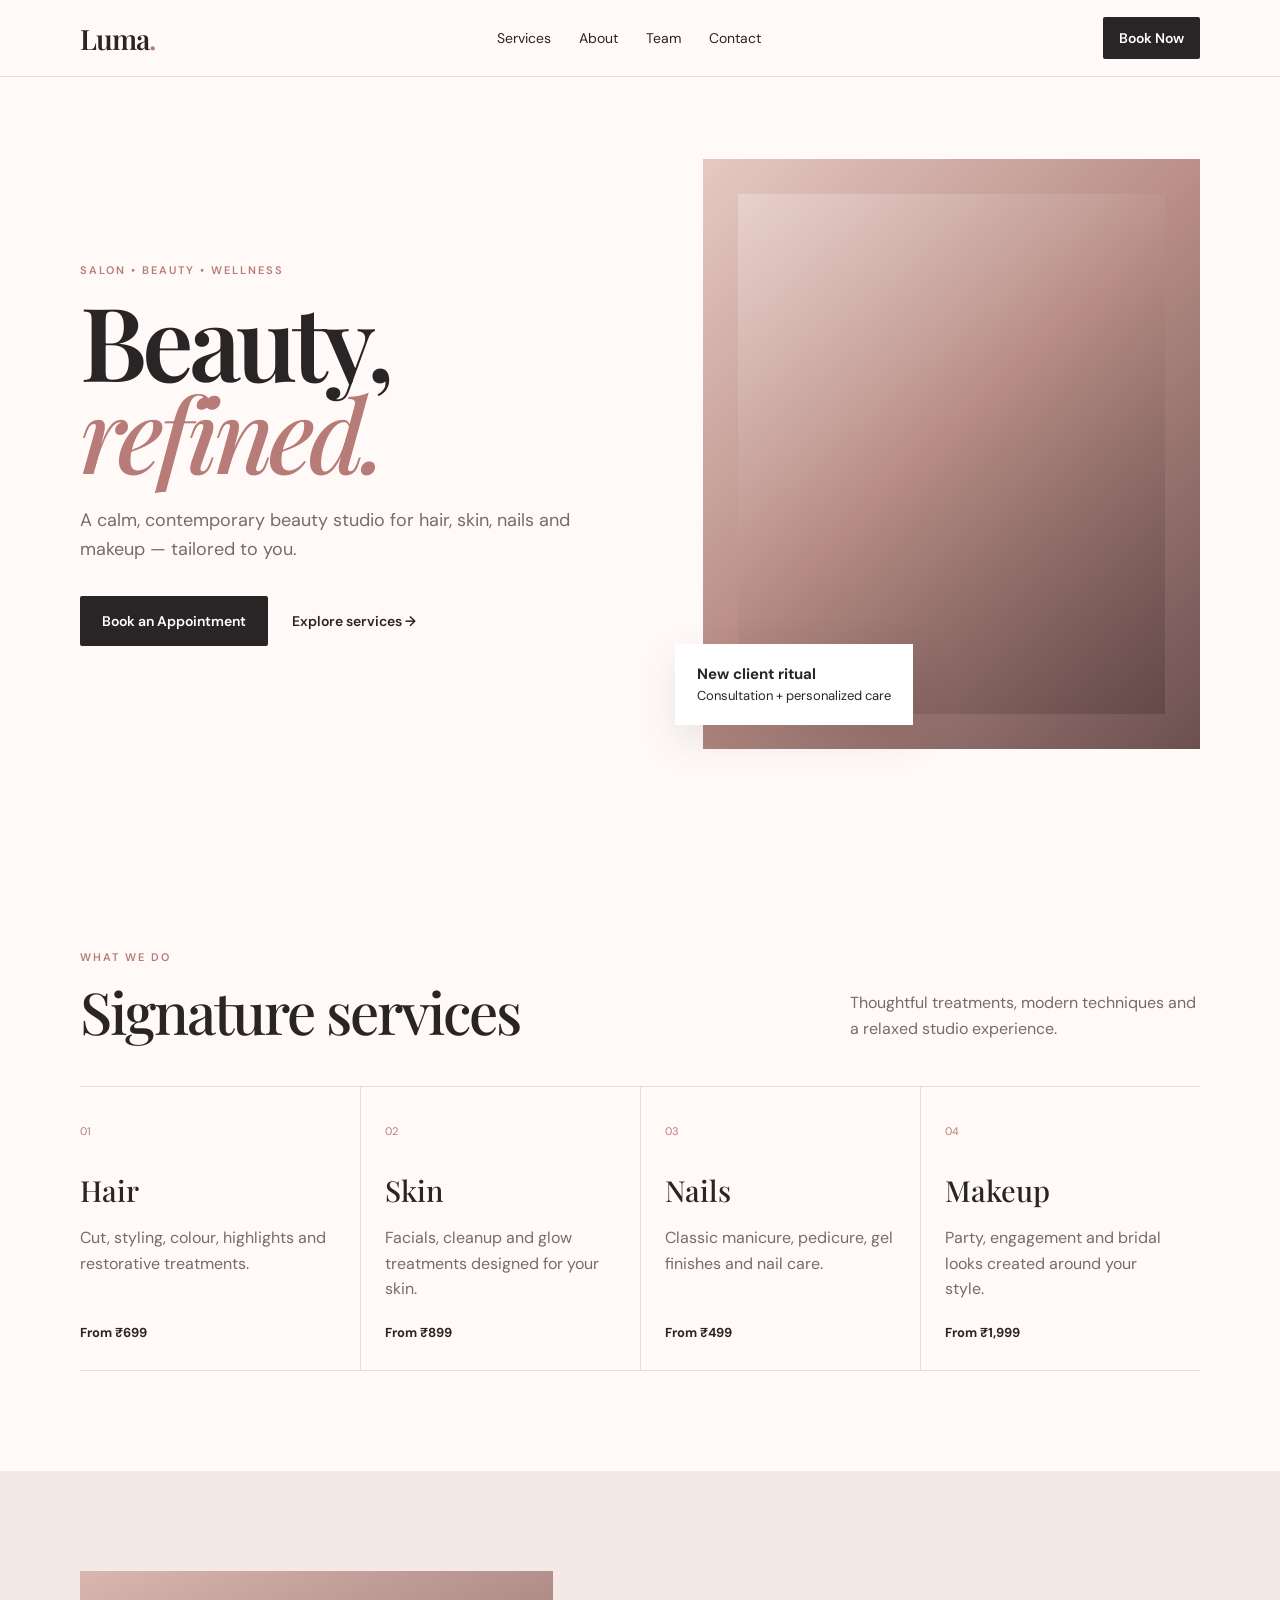
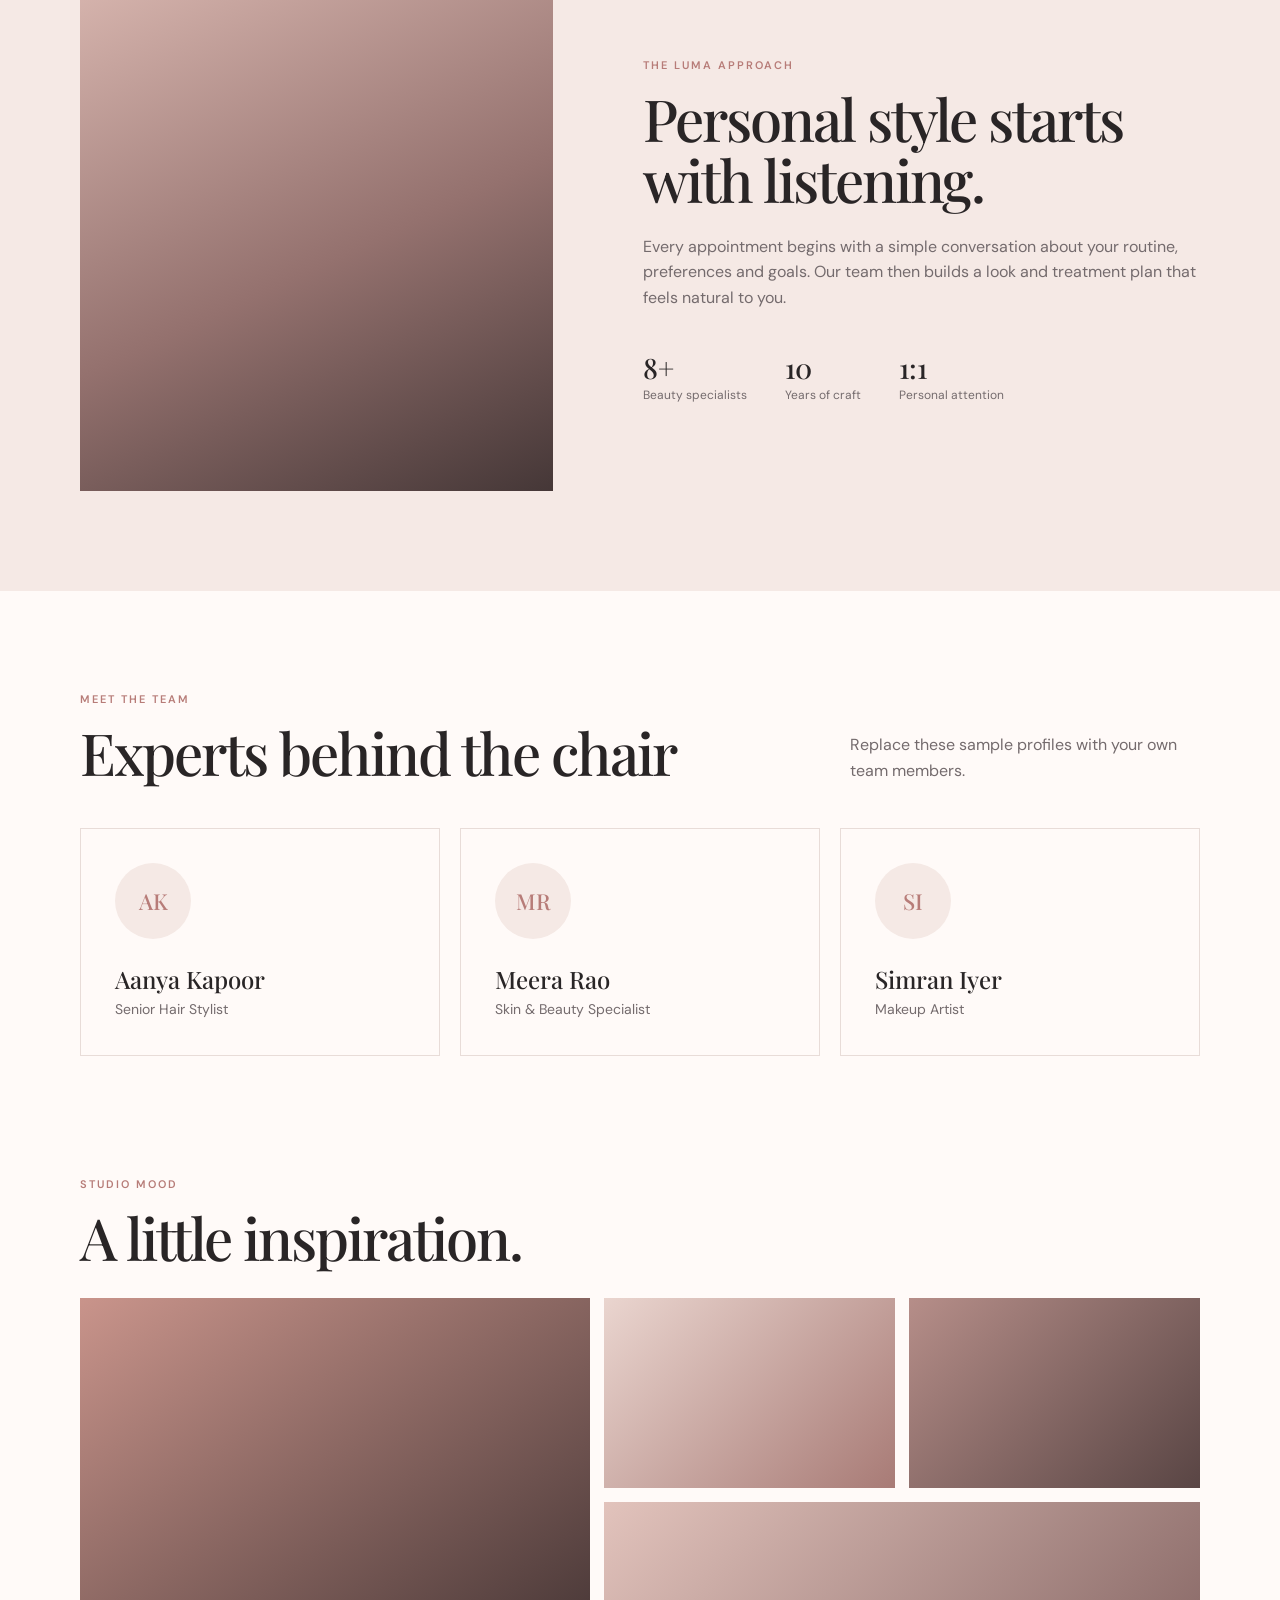
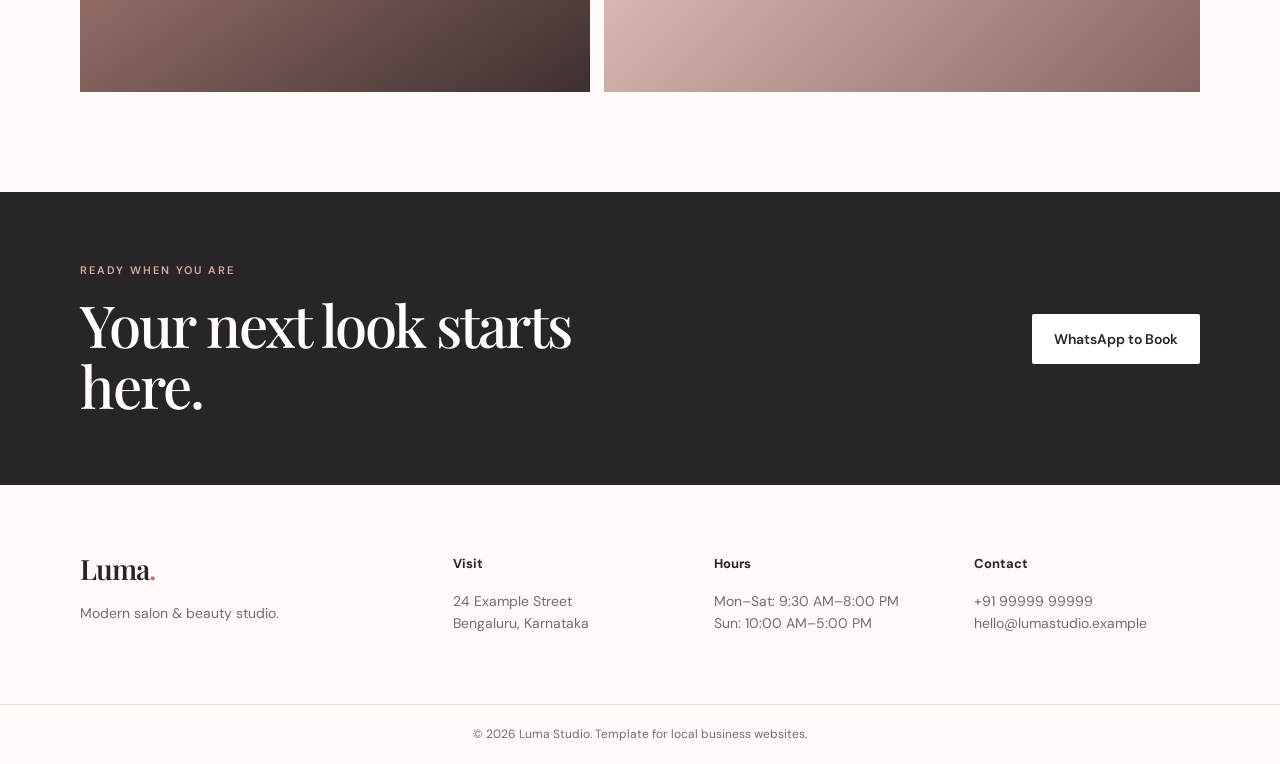
<file: salon/index.html>
<!DOCTYPE html>
<html lang="en">
<head>
  <meta charset="UTF-8">
  <meta name="viewport" content="width=device-width, initial-scale=1.0">
  <title>Luma Studio | Salon & Beauty</title>
  <meta name="description" content="Luma Studio is a modern salon offering hair, skin, nails, makeup and bridal beauty services.">
  <link rel="preconnect" href="https://fonts.googleapis.com">
  <link rel="preconnect" href="https://fonts.gstatic.com" crossorigin>
  <link href="https://fonts.googleapis.com/css2?family=DM+Sans:wght@400;500;600&family=Playfair+Display:wght@500;600&display=swap" rel="stylesheet">
  <link rel="stylesheet" href="style.css">
</head>
<body>
<header class="site-header">
  <div class="container nav">
    <a class="logo" href="#">Luma<span>.</span></a>
    <nav>
      <a href="#services">Services</a>
      <a href="#about">About</a>
      <a href="#team">Team</a>
      <a href="#contact">Contact</a>
    </nav>
    <a class="btn btn-small" href="https://wa.me/919999999999">Book Now</a>
  </div>
</header>

<main>
<section class="hero">
  <div class="container hero-grid">
    <div class="hero-copy">
      <p class="eyebrow">SALON • BEAUTY • WELLNESS</p>
      <h1>Beauty,<br><em>refined.</em></h1>
      <p class="lead">A calm, contemporary beauty studio for hair, skin, nails and makeup — tailored to you.</p>
      <div class="actions">
        <a class="btn" href="https://wa.me/919999999999">Book an Appointment</a>
        <a class="text-link" href="#services">Explore services →</a>
      </div>
    </div>
    <div class="hero-card">
      <div class="hero-image"></div>
      <div class="floating-note"><strong>New client ritual</strong><br>Consultation + personalized care</div>
    </div>
  </div>
</section>

<section id="services" class="section">
  <div class="container">
    <div class="section-head">
      <div><p class="eyebrow">WHAT WE DO</p><h2>Signature services</h2></div>
      <p>Thoughtful treatments, modern techniques and a relaxed studio experience.</p>
    </div>
    <div class="service-grid">
      <article class="service"><span>01</span><h3>Hair</h3><p>Cut, styling, colour, highlights and restorative treatments.</p><strong>From ₹699</strong></article>
      <article class="service"><span>02</span><h3>Skin</h3><p>Facials, cleanup and glow treatments designed for your skin.</p><strong>From ₹899</strong></article>
      <article class="service"><span>03</span><h3>Nails</h3><p>Classic manicure, pedicure, gel finishes and nail care.</p><strong>From ₹499</strong></article>
      <article class="service"><span>04</span><h3>Makeup</h3><p>Party, engagement and bridal looks created around your style.</p><strong>From ₹1,999</strong></article>
    </div>
  </div>
</section>

<section id="about" class="section soft">
  <div class="container about-grid">
    <div class="about-photo"></div>
    <div>
      <p class="eyebrow">THE LUMA APPROACH</p>
      <h2>Personal style starts with listening.</h2>
      <p>Every appointment begins with a simple conversation about your routine, preferences and goals. Our team then builds a look and treatment plan that feels natural to you.</p>
      <div class="stats"><div><strong>8+</strong><span>Beauty specialists</span></div><div><strong>10</strong><span>Years of craft</span></div><div><strong>1:1</strong><span>Personal attention</span></div></div>
    </div>
  </div>
</section>

<section id="team" class="section">
  <div class="container">
    <div class="section-head"><div><p class="eyebrow">MEET THE TEAM</p><h2>Experts behind the chair</h2></div><p>Replace these sample profiles with your own team members.</p></div>
    <div class="team-grid">
      <article class="person"><div class="avatar">AK</div><h3>Aanya Kapoor</h3><p>Senior Hair Stylist</p></article>
      <article class="person"><div class="avatar">MR</div><h3>Meera Rao</h3><p>Skin & Beauty Specialist</p></article>
      <article class="person"><div class="avatar">SI</div><h3>Simran Iyer</h3><p>Makeup Artist</p></article>
    </div>
  </div>
</section>

<section class="gallery-section">
  <div class="container">
    <p class="eyebrow">STUDIO MOOD</p>
    <h2>A little inspiration.</h2>
    <div class="gallery"><div></div><div></div><div></div><div></div></div>
  </div>
</section>

<section class="booking">
  <div class="container booking-inner">
    <div><p class="eyebrow">READY WHEN YOU ARE</p><h2>Your next look starts here.</h2></div>
    <a class="btn light" href="https://wa.me/919999999999">WhatsApp to Book</a>
  </div>
</section>
</main>

<footer id="contact">
  <div class="container footer-grid">
    <div><a class="logo" href="#">Luma<span>.</span></a><p>Modern salon & beauty studio.</p></div>
    <div><strong>Visit</strong><p>24 Example Street<br>Bengaluru, Karnataka</p></div>
    <div><strong>Hours</strong><p>Mon–Sat: 9:30 AM–8:00 PM<br>Sun: 10:00 AM–5:00 PM</p></div>
    <div><strong>Contact</strong><p><a href="tel:+919999999999">+91 99999 99999</a><br><a href="mailto:hello@lumastudio.example">hello@lumastudio.example</a></p></div>
  </div>
  <div class="copyright">© 2026 Luma Studio. Template for local business websites.</div>
</footer>
</body>
</html>
</file>
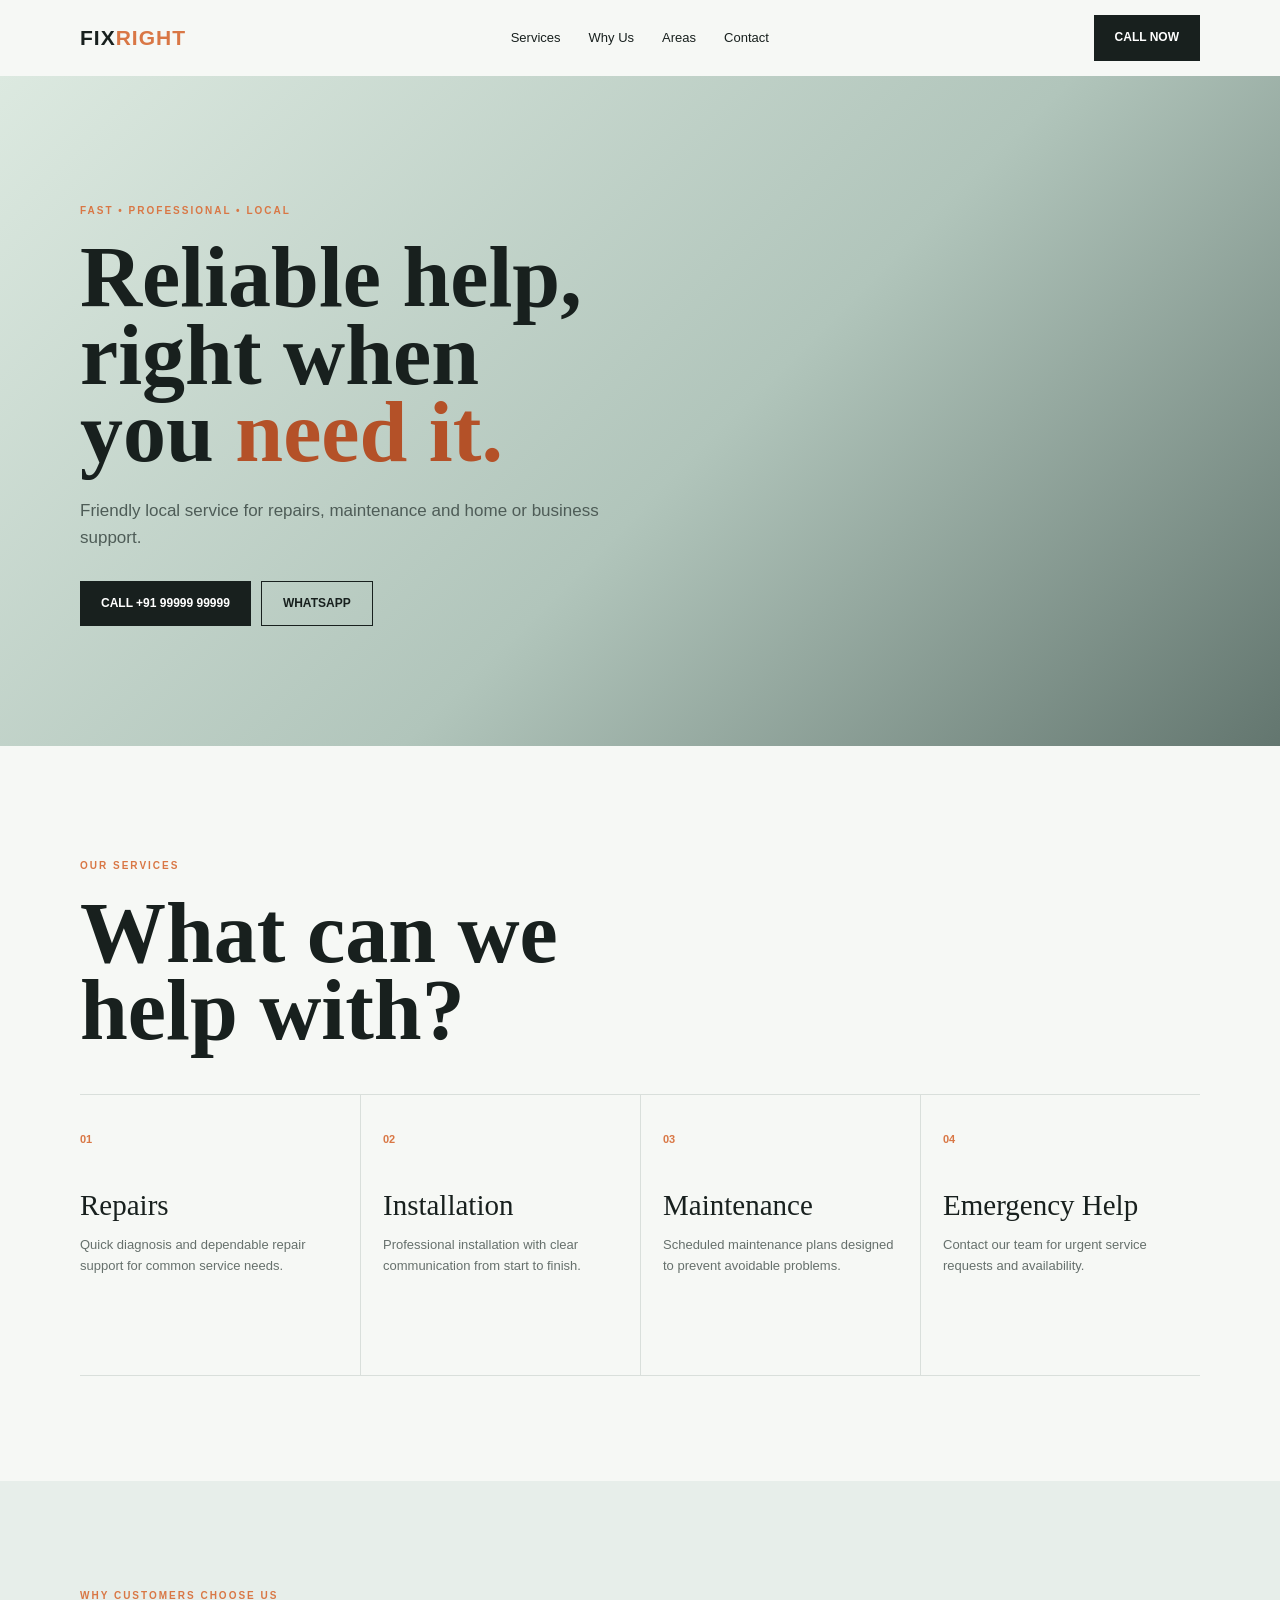
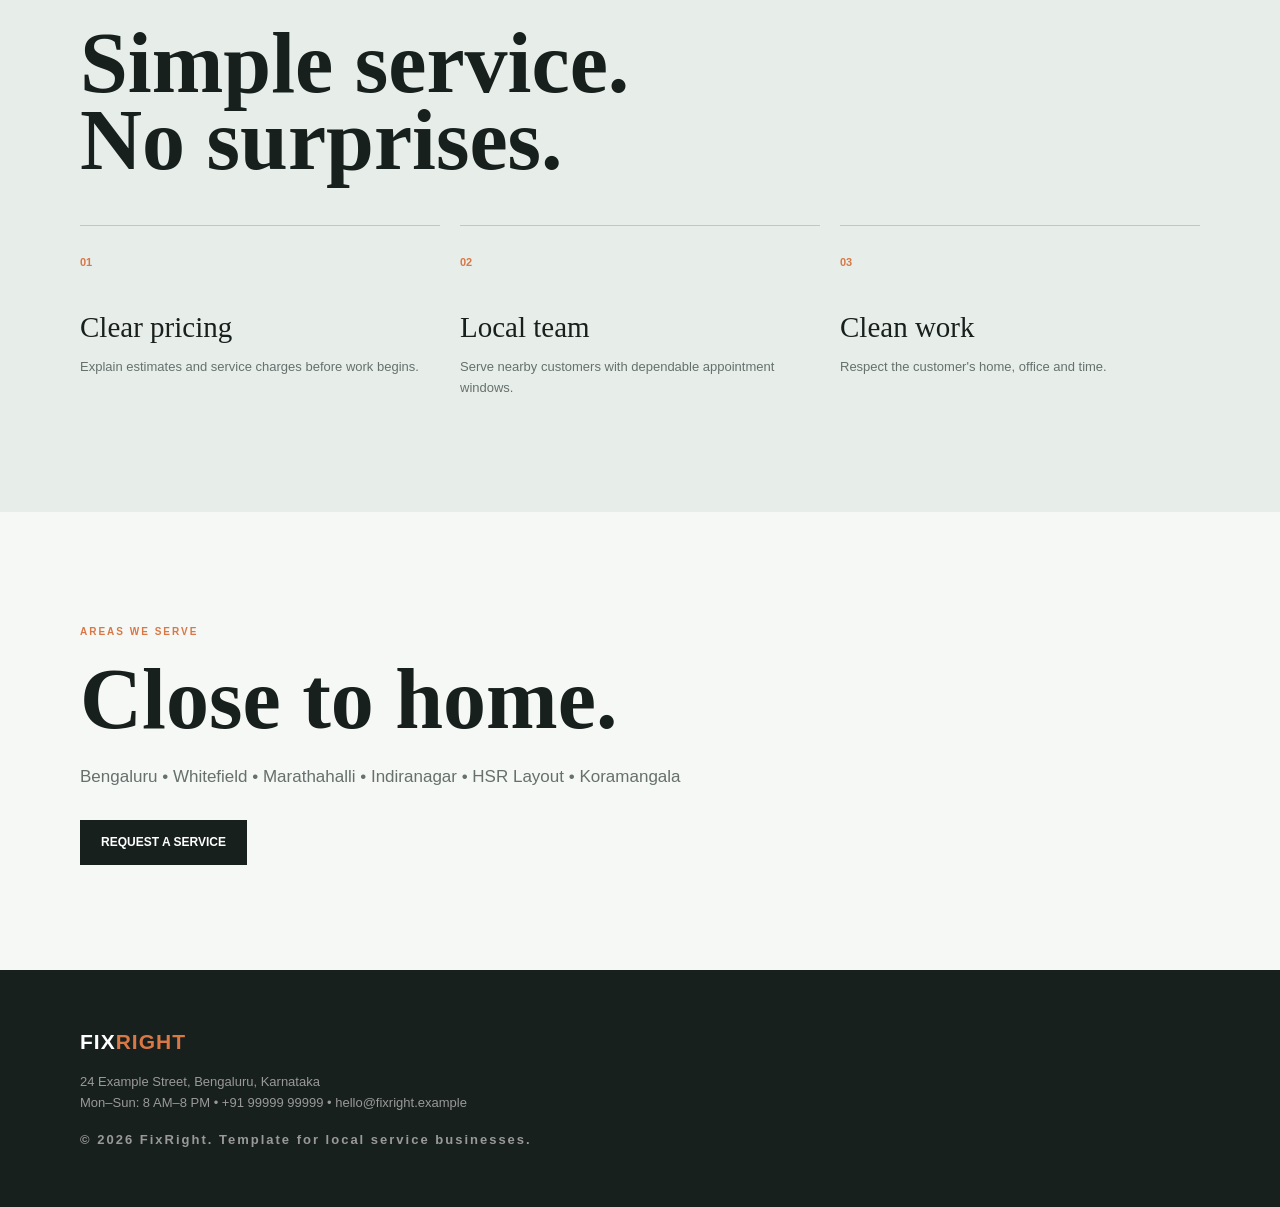
<file: service-business/index.html>
<!doctype html><html><head><meta charset="utf-8"><meta name="viewport" content="width=device-width,initial-scale=1"><title>FixRight | Local Service Business</title><meta name="description" content="Professional local service business website template with services, trust points and enquiry CTA."><link rel="stylesheet" href="style.css"></head><body><header><div class="wrap nav"><b>FIX<span>RIGHT</span></b><nav><a href="#services">Services</a><a href="#why">Why Us</a><a href="#areas">Areas</a><a href="#contact">Contact</a></nav><a class="btn" href="tel:+919999999999">Call Now</a></div></header><main><section class="hero"><div class="wrap"><small>FAST • PROFESSIONAL • LOCAL</small><h1>Reliable help,<br>right when<br>you <em>need it.</em></h1><p>Friendly local service for repairs, maintenance and home or business support.</p><div><a class="btn" href="tel:+919999999999">Call +91 99999 99999</a><a class="outline" href="https://wa.me/919999999999">WhatsApp</a></div></div></section><section id="services" class="section wrap"><small>OUR SERVICES</small><h2>What can we<br>help with?</h2><div class="cards"><article><b>01</b><h3>Repairs</h3><p>Quick diagnosis and dependable repair support for common service needs.</p></article><article><b>02</b><h3>Installation</h3><p>Professional installation with clear communication from start to finish.</p></article><article><b>03</b><h3>Maintenance</h3><p>Scheduled maintenance plans designed to prevent avoidable problems.</p></article><article><b>04</b><h3>Emergency Help</h3><p>Contact our team for urgent service requests and availability.</p></article></div></section><section id="why" class="trust"><div class="wrap"><small>WHY CUSTOMERS CHOOSE US</small><h2>Simple service.<br>No surprises.</h2><div class="points"><div><strong>01</strong><h3>Clear pricing</h3><p>Explain estimates and service charges before work begins.</p></div><div><strong>02</strong><h3>Local team</h3><p>Serve nearby customers with dependable appointment windows.</p></div><div><strong>03</strong><h3>Clean work</h3><p>Respect the customer's home, office and time.</p></div></div></div></section><section id="areas" class="areas wrap"><small>AREAS WE SERVE</small><h2>Close to home.</h2><p>Bengaluru • Whitefield • Marathahalli • Indiranagar • HSR Layout • Koramangala</p><a class="btn" href="https://wa.me/919999999999">Request a Service</a></section></main><footer id="contact"><div class="wrap"><b>FIX<span>RIGHT</span></b><p>24 Example Street, Bengaluru, Karnataka<br>Mon–Sun: 8 AM–8 PM • +91 99999 99999 • hello@fixright.example</p><small>© 2026 FixRight. Template for local service businesses.</small></div></footer></body></html>
</file>
<file: bakery/style.css>
@import url('https://fonts.googleapis.com/css2?family=DM+Sans:wght@400;500;600;700&family=Playfair+Display:wght@500;600;700&display=swap');
:root{--ink:#241d1a;--muted:#756963;--paper:#fffaf5;--accent:#b85c38;--soft:#f3e5d8;--line:#eadbd0}
*{box-sizing:border-box}html{scroll-behavior:smooth}body{margin:0;background:var(--paper);color:var(--ink);font-family:'DM Sans',sans-serif;line-height:1.6}.nav{max-width:1180px;margin:auto;padding:22px 28px;display:flex;align-items:center;gap:28px}.logo{font:700 25px 'Playfair Display',serif;color:var(--ink);text-decoration:none;margin-right:auto}.nav nav{display:flex;gap:22px}.nav nav a{color:var(--ink);text-decoration:none;font-size:14px}.btn{display:inline-block;background:var(--ink);color:#fff;text-decoration:none;padding:12px 19px;border-radius:999px;font-weight:600;font-size:14px}.hero{max-width:1180px;margin:30px auto 0;padding:75px 28px 100px;display:grid;grid-template-columns:1.3fr .7fr;gap:80px;align-items:center}.eyebrow{font-size:11px;font-weight:700;letter-spacing:2px;color:var(--accent);margin:0 0 12px}.hero h1{font:600 clamp(48px,7vw,82px)/.98 'Playfair Display',serif;margin:0 0 24px;letter-spacing:-2px}.lead{font-size:18px;color:var(--muted);max-width:600px}.actions{display:flex;gap:25px;align-items:center;margin-top:30px}.text-link{color:var(--ink);font-weight:700;text-decoration:none}.hero-card{min-height:390px;border-radius:28px;background:linear-gradient(145deg,#e7c8ae,#b97855);padding:30px;display:flex;flex-direction:column;justify-content:end;color:#fff;box-shadow:0 20px 60px #8b604025}.hero-card span{font-size:12px;text-transform:uppercase;letter-spacing:2px}.hero-card strong{font:600 34px/1.1 'Playfair Display',serif;margin:10px 0}.hero-card small{opacity:.9}.hero-card b{font-size:24px;margin-top:20px}.section{max-width:1180px;margin:auto;padding:95px 28px}.section-head{display:flex;justify-content:space-between;align-items:end;gap:30px;margin-bottom:35px}.section h2{font:600 clamp(36px,5vw,58px)/1.05 'Playfair Display',serif;margin:0}.section-head>p{max-width:360px;color:var(--muted)}.cards{display:grid;grid-template-columns:repeat(3,1fr);gap:18px}.cards article{border:1px solid var(--line);border-radius:20px;padding:30px;background:#fff}.cards span{color:var(--accent);font-size:12px}.cards h3{font:600 28px 'Playfair Display',serif;margin:55px 0 8px}.cards p{color:var(--muted)}.split{display:grid;grid-template-columns:1fr 1fr;gap:80px;align-items:center}.split p:not(.eyebrow){color:var(--muted)}.photo{min-height:460px;border-radius:25px;background:linear-gradient(135deg,#c98d68,#f0d5bc);display:grid;place-items:center;text-align:center;font:600 35px 'Playfair Display',serif;color:#fff;letter-spacing:2px}.gallery{display:grid;grid-template-columns:repeat(4,1fr);gap:14px}.gallery div{height:240px;border-radius:18px;background:var(--soft);display:grid;place-items:center;font-size:12px;font-weight:700;letter-spacing:2px;color:var(--accent)}.cta{margin:20px auto 0;max-width:1124px;border-radius:28px;padding:75px 45px;text-align:center;background:var(--ink);color:#fff}.cta h2{font:600 52px/1.1 'Playfair Display',serif;margin:0 auto 28px;max-width:700px}.light{background:#fff;color:var(--ink)}.contact{display:grid;grid-template-columns:1fr 1fr;gap:80px}.contact p{color:var(--muted)}.contact-box{border:1px solid var(--line);border-radius:20px;padding:35px;align-self:start}.contact-box strong{font:600 28px 'Playfair Display',serif}.contact-box .btn{margin-top:15px}footer{text-align:center;padding:35px 20px;border-top:1px solid var(--line);color:var(--muted);font-size:13px}@media(max-width:800px){.nav nav{display:none}.nav{padding:18px}.hero,.split,.contact{grid-template-columns:1fr}.hero{padding-top:45px;gap:40px}.hero-card{min-height:330px}.cards,.gallery{grid-template-columns:1fr}.gallery div{height:180px}.section{padding:65px 22px}.section-head{display:block}.section-head>p{margin-top:15px}.cta{margin:0 18px;padding:55px 25px}.cta h2{font-size:40px}.actions{flex-wrap:wrap}}
</file>
<file: boutique/style.css>
:root{--ink:#25211f;--paper:#f7f3ed;--muted:#7b726b;--line:#ddd3c8;--accent:#9b6f55}*{box-sizing:border-box}html{scroll-behavior:smooth}body{margin:0;background:var(--paper);color:var(--ink);font-family:Arial,sans-serif;line-height:1.6}a{text-decoration:none;color:inherit}.wrap{width:min(1120px,90%);margin:auto}.nav{height:76px;display:flex;align-items:center;justify-content:space-between}.nav b,footer b{font:600 20px Georgia,serif;letter-spacing:2px}.nav i,footer i{color:var(--accent);font-style:normal}nav{display:flex;gap:28px;font-size:13px}.btn{display:inline-block;background:var(--ink);color:#fff;padding:13px 21px;font-size:12px;font-weight:700;text-transform:uppercase}.hero{display:grid;grid-template-columns:1fr 1fr;min-height:680px}.hero>div{display:flex;flex-direction:column;justify-content:center;padding:70px 10%}.hero aside{background:linear-gradient(145deg,#c9a98f,#7f6253 55%,#352b27)}small{font-size:10px;letter-spacing:2px;color:var(--accent);font-weight:700}.hero h1,h2{font:500 clamp(48px,6vw,78px)/1 Georgia,serif;letter-spacing:-2px;margin:15px 0 25px}.hero h1 em{color:var(--accent)}.hero p{color:var(--muted);max-width:450px;margin-bottom:30px}.section{padding:100px 0}.section h2{margin-top:0}.grid{display:grid;grid-template-columns:repeat(3,1fr);gap:22px;margin-top:40px}.pic{height:430px}.one{background:linear-gradient(135deg,#d9c8b6,#806c5e)}.two{background:linear-gradient(135deg,#e5d7ce,#9d7768)}.three{background:linear-gradient(135deg,#b9b1a5,#403c39)}h3{font:500 24px Georgia,serif;margin:16px 0 2px}.grid p,.visit p,.story p{color:var(--muted);font-size:13px}.story{background:#e9e1d7;padding:90px 0}.story p{max-width:600px;font-size:16px}.visit{padding:90px 0}.visit h2{margin-bottom:10px}footer{border-top:1px solid var(--line);padding:45px 0;color:var(--muted);font-size:12px}@media(max-width:700px){nav{display:none}.hero{grid-template-columns:1fr}.hero>div{padding:65px 5%}.hero aside{min-height:400px}.grid{grid-template-columns:1fr}.pic{height:350px}}
</file>
<file: coaching/style.css>
:root{--ink:#20252b;--paper:#f7f8f5;--muted:#687078;--line:#dce0df;--accent:#557c72}*{box-sizing:border-box}body{margin:0;background:var(--paper);color:var(--ink);font-family:Arial,sans-serif;line-height:1.6}a{text-decoration:none;color:inherit}.wrap{width:min(1120px,90%);margin:auto}.nav{height:76px;display:flex;align-items:center;justify-content:space-between}.nav b,footer b{letter-spacing:2px}.nav span,footer span{color:var(--accent)}nav{display:flex;gap:28px;font-size:13px}.btn{display:inline-block;background:var(--ink);color:#fff;padding:13px 21px;font-size:12px;font-weight:700}.hero{min-height:650px;background:linear-gradient(135deg,#dce7df,#9cb5aa 55%,#526d65);display:flex;align-items:center}.eyebrow,small{font-size:10px;letter-spacing:2px;color:var(--accent);font-weight:700}.hero h1,.section h2,.approach h2,.about h2{font:500 clamp(50px,7vw,82px)/.96 Georgia,serif;margin:18px 0 25px}.hero h1 em{color:#42675e}.hero p{max-width:550px;color:#4f5a59;font-size:17px}.hero .btn{margin-top:18px}.section{padding:100px 0}.cards{display:grid;grid-template-columns:repeat(3,1fr);gap:20px;margin-top:42px}.cards article{border:1px solid var(--line);padding:32px;min-height:280px}.cards b,.steps b{color:var(--accent)}.cards h3{font:500 30px Georgia,serif;margin:38px 0 8px}.cards p,.cards strong,.steps p,.about p{color:var(--muted);font-size:13px}.approach{background:#e7eeea;padding:100px 0}.steps{display:grid;grid-template-columns:repeat(3,1fr);gap:20px;margin-top:45px}.steps div{border-top:1px solid #b8c8c1;padding-top:20px}.steps h3{font:500 29px Georgia,serif;margin:35px 0 5px}.about{padding:105px 0;display:grid;grid-template-columns:1fr 1fr;gap:90px;align-items:center}.art{min-height:520px;background:linear-gradient(145deg,#c7d5cc,#708b81 55%,#34463f)}.about p{font-size:16px;max-width:500px}.about a{font-weight:700;border-bottom:2px solid var(--accent)}footer{background:var(--ink);color:#fff;padding:55px 0}footer p,footer small{color:#999;font-size:13px}@media(max-width:700px){nav{display:none}.hero{min-height:580px}.section,.approach,.about{padding:70px 0}.cards,.steps,.about{grid-template-columns:1fr}.art{min-height:380px}}
</file>
<file: dental-clinic/style.css>
:root{--ink:#17333b;--muted:#61757a;--mint:#dff5ef;--accent:#0d8b78;--paper:#f7fbfa;--white:#fff;--line:#dbe9e5}*{box-sizing:border-box}html{scroll-behavior:smooth}body{margin:0;font-family:Inter,Arial,sans-serif;color:var(--ink);background:var(--paper);line-height:1.6}.nav{height:76px;padding:0 7%;display:flex;align-items:center;justify-content:space-between;background:rgba(255,255,255,.96);border-bottom:1px solid var(--line);position:sticky;top:0;z-index:5}.logo{font-size:24px;font-weight:800;letter-spacing:-1px;color:var(--ink);text-decoration:none}.logo span{color:var(--accent)}.btn{display:inline-block;padding:14px 21px;border-radius:10px;background:var(--accent);color:#fff;text-decoration:none;font-weight:700}.btn.small{padding:10px 16px;font-size:14px}.btn.light{background:#fff;color:var(--ink)}.text-link{color:var(--ink);font-weight:700;text-decoration:none}.actions{display:flex;gap:18px;align-items:center;flex-wrap:wrap}.hero{padding:90px 7%;display:grid;grid-template-columns:1.25fr .75fr;gap:70px;align-items:center;background:linear-gradient(135deg,#e9f8f4,#f7fbfa 60%)}.eyebrow{color:var(--accent);font-size:12px;font-weight:800;text-transform:uppercase;letter-spacing:2px}.hero h1{font-size:clamp(44px,6vw,76px);line-height:1.02;letter-spacing:-3px;margin:14px 0 22px;max-width:760px}.lead{font-size:18px;color:var(--muted);max-width:650px}.hero-card{background:var(--ink);color:#fff;padding:42px;border-radius:28px;min-height:330px;display:flex;flex-direction:column;justify-content:end;box-shadow:0 25px 70px rgba(23,51,59,.18)}.hero-card p{color:#9ce0d2;letter-spacing:2px;font-size:12px}.hero-card h2{font-size:40px;line-height:1.1;margin:8px 0}.hero-card span{color:#c5d7d9}.hero-card strong{font-size:18px;margin-top:20px}.stats{display:grid;grid-template-columns:repeat(4,1fr);background:#fff;border-bottom:1px solid var(--line)}.stats div{padding:30px 7%;border-right:1px solid var(--line)}.stats strong,.stats span{display:block}.stats strong{font-size:28px}.stats span{color:var(--muted);font-size:14px}.section,.split{padding:100px 7%}.section h2,.split h2,.appointment h2{font-size:clamp(34px,4vw,52px);line-height:1.1;letter-spacing:-2px;max-width:700px;margin:12px 0 45px}.grid{display:grid;grid-template-columns:repeat(4,1fr);gap:18px}.grid article{background:#fff;border:1px solid var(--line);border-radius:18px;padding:28px;min-height:230px}.grid b{color:var(--accent)}.grid h3{margin:22px 0 8px}.grid p,.split p{color:var(--muted)}.split{display:grid;grid-template-columns:1fr 1fr;gap:80px;background:#edf8f5}.split ul{padding:0;list-style:none}.split li{padding:13px 0;border-bottom:1px solid var(--line)}.split li:before{content:"✓";color:var(--accent);font-weight:bold;margin-right:12px}.quote{background:#fff;border-radius:24px;padding:45px;align-self:center}.quote p{font-size:27px;color:var(--ink)}.quote strong,.quote span{display:block}.quote span{color:var(--muted);font-size:14px}.appointment{margin:70px 7%;padding:60px;border-radius:28px;background:var(--ink);color:#fff;display:flex;justify-content:space-between;align-items:center;gap:30px}.appointment p:not(.eyebrow){color:#c5d7d9}.appointment h2{margin-bottom:12px}.contact{padding:45px 7%;display:grid;grid-template-columns:2fr 1fr 1fr;gap:30px;border-top:1px solid var(--line)}.contact h3{margin-top:0}.contact p{margin:4px 0;color:var(--muted)}footer{text-align:center;padding:28px;color:var(--muted);font-size:13px;border-top:1px solid var(--line)}@media(max-width:850px){.hero,.split{grid-template-columns:1fr}.grid{grid-template-columns:1fr 1fr}.stats{grid-template-columns:1fr 1fr}.appointment{margin:40px 5%;padding:35px;display:block}.appointment .actions{margin-top:25px}.contact{grid-template-columns:1fr}.hero{padding:65px 5%}.section,.split{padding:70px 5%}.nav{padding:0 5%}}@media(max-width:520px){.grid{grid-template-columns:1fr}.hero h1{letter-spacing:-2px}.nav .btn{display:none}.stats div{padding:22px 5%}}
</file>
<file: gym/style.css>
:root{--black:#101010;--paper:#f3f1ec;--white:#fff;--muted:#77736d;--line:#d8d5ce;--accent:#d7ff3f}*{box-sizing:border-box}html{scroll-behavior:smooth}body{margin:0;background:var(--paper);color:var(--black);font-family:Arial,sans-serif;line-height:1.55}a{color:inherit;text-decoration:none}.container{width:min(1140px,90%);margin:auto}header{position:sticky;top:0;z-index:20;background:#101010;color:#fff}.nav{height:76px;display:flex;align-items:center;justify-content:space-between;gap:30px}.logo{font:700 28px Impact,Arial,sans-serif;letter-spacing:1px}.logo span{color:var(--accent)}nav{display:flex;gap:30px;font-size:13px}nav a:hover{color:var(--accent)}.btn{display:inline-block;background:var(--accent);color:#101010;padding:14px 22px;font-weight:700;font-size:13px;text-transform:uppercase}.btn.small{padding:10px 17px}.hero{position:relative;min-height:730px;background:#101010;color:#fff;display:flex;align-items:center;overflow:hidden}.hero-bg{position:absolute;inset:0;background:linear-gradient(90deg,#000 0%,rgba(0,0,0,.7) 52%,rgba(0,0,0,.2)),linear-gradient(135deg,#292929,#57534c 52%,#151515)}.hero-bg:after{content:"";position:absolute;inset:0;background:repeating-linear-gradient(115deg,transparent 0 90px,rgba(215,255,63,.04) 90px 92px)}.hero-content{position:relative;padding:95px 0}.eyebrow{font-size:11px;font-weight:700;letter-spacing:2px;color:var(--accent);margin:0 0 17px}.hero h1{font:900 clamp(72px,11vw,145px)/.78 Impact,Arial,sans-serif;letter-spacing:-2px;margin:0 0 35px}.hero h1 span{color:var(--accent)}.lead{font-size:18px;color:#c5c3be;max-width:550px}.actions{display:flex;gap:14px;margin-top:32px}.outline{display:inline-block;border:1px solid #777;color:#fff;padding:13px 21px;font-size:13px;font-weight:700;text-transform:uppercase}.stats{display:flex;gap:55px;margin-top:75px;padding-top:25px;border-top:1px solid #414141}.stats div{display:grid}.stats strong{font-size:26px}.stats span{font-size:11px;color:#aaa}.section{padding:105px 0}.section-head{display:flex;justify-content:space-between;align-items:end;gap:50px;margin-bottom:50px}.section-head h2,.split h2,.membership h2{font:900 clamp(48px,6vw,72px)/.88 Impact,Arial,sans-serif;text-transform:uppercase;margin:0}.section-head>p{max-width:370px;color:var(--muted);margin:0}.program-grid{display:grid;grid-template-columns:repeat(4,1fr);border-top:1px solid var(--line);border-bottom:1px solid var(--line)}.program-grid article{padding:30px 25px 35px 0;min-height:310px}.program-grid article+article{border-left:1px solid var(--line);padding-left:25px}.program-grid span{font-size:11px;color:var(--muted)}.program-grid h3{font-size:40px;text-transform:uppercase;margin:45px 0 8px}.program-grid p{color:var(--muted);font-size:14px;min-height:92px}.program-grid strong{font-size:12px}.split{background:#e4e1da}.split-grid{display:grid;grid-template-columns:1fr 1fr;gap:90px;align-items:center}.training-image{min-height:600px;background:linear-gradient(145deg,#3c3b37,#161616 60%,#69705d)}.copy>p:not(.eyebrow){color:var(--muted);max-width:540px}.checks{display:grid;grid-template-columns:1fr 1fr;margin:35px 0;gap:12px}.checks p{font-size:13px;font-weight:600;margin:0}.text-link{font-weight:700;font-size:13px;border-bottom:2px solid var(--accent);padding-bottom:4px}.coach-grid{display:grid;grid-template-columns:repeat(3,1fr);gap:22px}.coach-photo{height:390px;background:linear-gradient(145deg,#6c6a64,#222)}.coach-photo.two{background:linear-gradient(145deg,#b0aaa0,#35332e)}.coach-photo.three{background:linear-gradient(145deg,#4b4d48,#a4a097)}.coach-grid h3{font-size:28px;text-transform:uppercase;margin:18px 0 0}.coach-grid p{font-size:13px;color:var(--muted);margin:3px 0}.membership{background:var(--accent);padding:75px 0}.membership-inner{display:flex;align-items:center;justify-content:space-between;gap:40px}.membership h2{max-width:650px}.membership-inner p:not(.eyebrow){max-width:500px;margin-bottom:0}.btn.dark{background:#101010;color:#fff}.footer-grid{display:grid;grid-template-columns:1.5fr 1fr 1fr 1fr;gap:35px;padding:65px 0 55px}.footer-grid p{color:#777;font-size:13px}.footer-grid strong{font-size:12px}.copyright{text-align:center;border-top:1px solid #ddd;padding:20px;font-size:11px;color:#777}@media(max-width:800px){nav{display:none}.hero{min-height:650px}.hero-content{padding:75px 0}.hero h1{font-size:90px}.stats{gap:25px;flex-wrap:wrap}.section{padding:75px 0}.section-head{display:block}.section-head>p{margin-top:18px}.program-grid{grid-template-columns:1fr 1fr}.program-grid article+article{padding-left:18px}.split-grid{grid-template-columns:1fr;gap:40px}.training-image{min-height:420px}.coach-grid{grid-template-columns:1fr}.coach-photo{height:350px}.membership-inner{display:block}.membership .btn{margin-top:28px}}@media(max-width:520px){.nav .btn{display:none}.hero h1{font-size:76px}.lead{font-size:16px}.actions{flex-direction:column;align-items:flex-start}.stats{gap:20px}.program-grid{grid-template-columns:1fr}.program-grid article{min-height:auto}.program-grid article+article{border-left:0;border-top:1px solid var(--line);padding-left:0}.checks{grid-template-columns:1fr}.footer-grid{grid-template-columns:1fr}}
</file>
<file: hotel/style.css>
@import url('https://fonts.googleapis.com/css2?family=DM+Sans:wght@400;500;600;700&family=Playfair+Display:wght@500;600;700&display=swap');
:root{--ink:#1c211d;--muted:#70766f;--paper:#f5f5ef;--card:#e6e9e0;--accent:#6b765f;--line:#d5d9cf;--dark:#263128}
*{box-sizing:border-box}html{scroll-behavior:smooth}body{margin:0;background:var(--paper);color:var(--ink);font-family:'DM Sans',sans-serif;line-height:1.6}.nav{max-width:1220px;margin:auto;padding:24px 30px;display:flex;align-items:center;gap:32px}.logo{font:700 20px 'DM Sans',sans-serif;letter-spacing:4px;color:var(--ink);text-decoration:none;margin-right:auto}.nav nav{display:flex;gap:24px}.nav nav a{font-size:13px;color:var(--ink);text-decoration:none}.btn{display:inline-block;background:var(--ink);color:#fff;padding:13px 21px;border-radius:2px;text-decoration:none;font-size:13px;font-weight:700}.hero{max-width:1220px;margin:auto;padding:35px 30px 105px;display:grid;grid-template-columns:1fr 1fr;gap:75px;align-items:center}.hero-image{height:620px;background:linear-gradient(145deg,#9ca88e,#3c493d);padding:45px;color:#fff;display:flex;flex-direction:column;justify-content:end}.hero-image span{font-size:10px;letter-spacing:3px}.hero-image strong{font:600 52px/1.02 'Playfair Display',serif;margin:12px 0}.hero-image small{font-size:12px}.eyebrow{font-size:10px;letter-spacing:2.5px;color:var(--accent);font-weight:700;margin:0 0 15px}.hero h1{font:600 clamp(45px,5vw,68px)/1.02 'Playfair Display',serif;margin:0}.lead{font-size:17px;color:var(--muted);max-width:550px;margin:25px 0}.actions{display:flex;gap:28px;align-items:center}.text-link{color:var(--ink);font-weight:700;text-decoration:none;font-size:14px}.facts{display:flex;gap:38px;border-top:1px solid var(--line);margin-top:55px;padding-top:22px}.facts div{display:flex;flex-direction:column}.facts b{font:600 26px 'Playfair Display',serif}.facts span{font-size:9px;letter-spacing:1.5px;color:var(--muted)}.section{max-width:1220px;margin:auto;padding:100px 30px}.section-head{display:flex;justify-content:space-between;align-items:end;gap:40px;margin-bottom:45px}.section h2{font:600 clamp(40px,5vw,62px)/1.02 'Playfair Display',serif;margin:0}.section-head>p{max-width:360px;color:var(--muted);font-size:14px}.rooms{display:grid;grid-template-columns:repeat(3,1fr);gap:18px}.rooms article{background:#fff}.room-image{height:300px;padding:20px;display:flex;justify-content:flex-end;color:#fff;background:linear-gradient(145deg,#b3b99f,#5b6656)}.r2{background:linear-gradient(145deg,#c8bfa9,#756d5d)}.r3{background:linear-gradient(145deg,#aeb9b1,#56655c)}.room-image span{font-size:10px;letter-spacing:2px}.room-copy{padding:28px}.room-copy>span{font-size:9px;letter-spacing:1.8px;color:var(--accent);font-weight:700}.room-copy h3{font:600 30px 'Playfair Display',serif;margin:8px 0}.room-copy p{color:var(--muted);font-size:14px;min-height:68px}.room-copy div{display:flex;justify-content:space-between;align-items:center;border-top:1px solid var(--line);padding-top:17px}.room-copy a{color:var(--ink);font-weight:700;text-decoration:none;font-size:13px}.experience{background:var(--dark);color:#fff;max-width:none;padding-left:max(30px,calc((100vw - 1160px)/2));padding-right:max(30px,calc((100vw - 1160px)/2));display:grid;grid-template-columns:1fr 1fr;gap:100px}.experience-copy{align-self:center}.experience .eyebrow{color:#b4c0a9}.experience-copy h2{font-size:62px}.experience-copy p:not(.eyebrow){color:#c4cbc3;max-width:550px}.amenities{display:grid;grid-template-columns:1fr 1fr;gap:1px;background:#526055;align-self:center}.amenities div{background:var(--dark);padding:32px;display:flex;flex-direction:column;min-height:145px}.amenities b{font-size:10px;color:#aebaa8}.amenities strong{font:600 25px 'Playfair Display',serif;margin:12px 0 3px}.amenities span{font-size:12px;color:#aeb6af}.gallery{display:grid;grid-template-columns:1.2fr .8fr .8fr;grid-template-rows:220px 220px;gap:12px}.gallery div{display:flex;align-items:end;padding:22px;font-size:10px;letter-spacing:2px;font-weight:700;color:#fff}.g1{grid-row:span 2;background:linear-gradient(145deg,#87947b,#384439)}.g2{background:linear-gradient(145deg,#c8bda5,#756c59)}.g3{background:linear-gradient(145deg,#aab6ac,#536158)}.g4{grid-column:2/4;background:linear-gradient(145deg,#b5a98d,#5d604d)}.book{max-width:1160px;margin:auto;background:#dfe4d9;padding:60px 55px;display:flex;justify-content:space-between;align-items:center;gap:30px}.book h2{font:600 50px/1.05 'Playfair Display',serif;margin:0}.book p:not(.eyebrow){color:var(--muted)}.book-actions{display:flex;align-items:center;gap:24px}.light{background:#1c211d;color:#fff}.phone{color:var(--ink);text-decoration:none;font-size:13px;font-weight:700}.contact{display:grid;grid-template-columns:1fr 1fr;gap:100px}.contact p{color:var(--muted)}.contact-box{border-left:2px solid var(--accent);padding-left:30px;display:flex;flex-direction:column;align-items:flex-start;gap:9px;align-self:start}.contact-box span{font-size:10px;letter-spacing:2px;color:var(--accent);font-weight:700}.contact-box strong{font:600 30px 'Playfair Display',serif}.contact-box a:not(.btn){color:var(--ink);text-decoration:none}.contact-box .btn{margin-top:12px}footer{text-align:center;border-top:1px solid var(--line);padding:32px;color:var(--muted);font-size:12px}@media(max-width:850px){.nav{padding:18px 20px}.nav nav{display:none}.hero,.experience,.contact{grid-template-columns:1fr}.hero{padding:25px 20px 70px;gap:45px}.hero-image{height:450px}.hero-image strong{font-size:42px}.section{padding:70px 20px}.section-head{display:block}.section-head>p{margin-top:18px}.rooms{grid-template-columns:1fr}.experience{padding:70px 20px;gap:50px}.experience-copy h2{font-size:48px}.amenities{grid-template-columns:1fr}.gallery{grid-template-columns:1fr 1fr;grid-template-rows:180px 180px}.g1{grid-row:span 1}.g4{grid-column:auto}.book{margin:0 15px;padding:45px 25px;display:block}.book h2{font-size:42px;margin-bottom:15px}.book-actions{margin-top:25px;flex-wrap:wrap}.facts{gap:22px}}
</file>
<file: interior-design/style.css>
:root{--ink:#292724;--paper:#f4f1eb;--muted:#77726b;--line:#d9d3c9;--accent:#9b7655}*{box-sizing:border-box}body{margin:0;background:var(--paper);color:var(--ink);font-family:Arial,sans-serif;line-height:1.6}a{text-decoration:none;color:inherit}.wrap{width:min(1140px,90%);margin:auto}.nav{height:76px;display:flex;align-items:center;justify-content:space-between}.nav b,footer b{font-weight:800;letter-spacing:2px}.nav span,footer span{color:var(--accent)}nav{display:flex;gap:28px;font-size:13px}.btn{background:var(--ink);color:#fff;padding:13px 21px;display:inline-block;font-size:12px;font-weight:700;text-transform:uppercase}.hero{min-height:680px;background:linear-gradient(90deg,rgba(30,27,24,.85),rgba(30,27,24,.12)),linear-gradient(135deg,#756958,#d1c0a8 55%,#39342e);color:#fff;display:flex;align-items:center}.eyebrow,small{font-size:10px;letter-spacing:2px;color:var(--accent);font-weight:700}.hero h1,.section h2,.process h2,.studio h2{font:500 clamp(50px,7vw,84px)/.95 Georgia,serif;margin:18px 0 25px}.hero h1 em{color:#dfc19f}.hero p{max-width:520px;color:#ddd}.hero .btn{margin-top:18px}.section{padding:105px 0}.projects{display:grid;grid-template-columns:repeat(3,1fr);gap:20px;margin-top:42px}.pic{height:430px}.pic.a{background:linear-gradient(145deg,#cdbda8,#62564a)}.pic.b{background:linear-gradient(145deg,#d7cbbd,#81766b)}.pic.c{background:linear-gradient(145deg,#a99a86,#3c3832)}.projects h3{font:500 25px Georgia,serif;margin:15px 0 2px}.projects p,.steps p,.studio p{color:var(--muted);font-size:13px}.process{background:#e6e0d6;padding:100px 0}.steps{display:grid;grid-template-columns:repeat(3,1fr);gap:20px;margin-top:45px}.steps div{border-top:1px solid #bbb2a6;padding-top:22px}.steps b{color:var(--accent)}.steps h3{font:500 30px Georgia,serif;margin:35px 0 6px}.studio{padding:105px 0}.studio-grid{display:grid;grid-template-columns:1fr 1fr;gap:90px;align-items:center}.art{min-height:560px;background:linear-gradient(145deg,#c5b39d,#756452 55%,#332f2a)}.studio p{max-width:520px;font-size:16px}.studio a{font-weight:700;border-bottom:2px solid var(--accent)}footer{background:var(--ink);color:#fff;padding:55px 0}footer p,footer small{color:#999;font-size:13px}@media(max-width:700px){nav{display:none}.hero{min-height:600px}.projects,.steps,.studio-grid{grid-template-columns:1fr}.section,.process,.studio{padding:70px 0}.pic{height:350px}.art{min-height:400px}}
</file>
<file: multi-speciality-clinic/style.css>
:root{--ink:#142f3b;--muted:#687b82;--accent:#2b7890;--soft:#e5f2f5;--paper:#f5f9fa;--white:#fff;--line:#d8e5e8}*{box-sizing:border-box}html{scroll-behavior:smooth}body{margin:0;font-family:Arial,Helvetica,sans-serif;background:var(--paper);color:var(--ink);line-height:1.65}header{height:76px;padding:0 7%;display:flex;align-items:center;gap:28px;background:#fff;border-bottom:1px solid var(--line);position:sticky;top:0;z-index:5}.logo{font-size:23px;font-weight:800;text-decoration:none;color:var(--ink);margin-right:auto}.logo span{color:var(--accent)}nav{display:flex;gap:25px}nav a{color:var(--ink);text-decoration:none;font-size:14px;font-weight:600}.btn{display:inline-block;background:var(--accent);color:#fff;text-decoration:none;padding:14px 20px;border-radius:9px;font-weight:700}.btn.small{padding:10px 16px;font-size:14px}.btn.light{background:#fff;color:var(--ink)}.hero{padding:88px 7%;display:grid;grid-template-columns:1.15fr .85fr;gap:70px;align-items:center;background:#edf6f8}.eyebrow{font-size:11px;font-weight:800;letter-spacing:2px;color:var(--accent)}h1{font-size:clamp(44px,6vw,74px);line-height:1.02;letter-spacing:-3px;margin:15px 0 22px}.lead{font-size:18px;color:var(--muted);max-width:650px}.actions{display:flex;gap:18px;align-items:center;flex-wrap:wrap;margin-top:28px}.emergency{font-size:14px;color:#9a4439;text-decoration:none;font-weight:700}.hero-panel{background:var(--ink);color:#fff;padding:38px;border-radius:26px;min-height:390px;display:flex;flex-direction:column;justify-content:end}.panel-top{display:flex;justify-content:space-between;align-items:center;font-size:12px;letter-spacing:1px;color:#a9d5df}.panel-top b{color:#fff}.circle{width:54px;height:54px;border:1px solid #6e9098;border-radius:50%;display:grid;place-items:center;font-size:30px;margin:45px 0 18px}.hero-panel h2{font-size:40px;line-height:1.05;margin:0}.hero-panel p{color:#c2d2d6}.trust{display:grid;grid-template-columns:repeat(4,1fr);background:#fff;border-bottom:1px solid var(--line)}.trust div{padding:30px 7%;border-right:1px solid var(--line)}.trust strong,.trust span{display:block}.trust strong{font-size:28px}.trust span{color:var(--muted);font-size:14px}.section,.doctors{padding:95px 7%}.section h2,.doctors h2,.appointment h2{font-size:clamp(34px,4vw,51px);line-height:1.1;letter-spacing:-2px;margin:12px 0 45px;max-width:720px}.departments{display:grid;grid-template-columns:repeat(4,1fr);gap:18px}.departments article{background:#fff;border:1px solid var(--line);padding:28px;border-radius:16px;min-height:280px}.departments span{color:var(--accent);font-weight:800}.departments h3{font-size:21px;margin-top:42px}.departments p{color:var(--muted)}.departments a{color:var(--accent);text-decoration:none;font-weight:700;font-size:14px}.doctors{background:#fff;display:grid;grid-template-columns:.8fr 1.2fr;gap:70px}.doctor-list{display:grid;gap:14px}.doctor-list article{display:flex;gap:20px;align-items:center;border:1px solid var(--line);padding:20px;border-radius:14px}.avatar{width:62px;height:62px;border-radius:50%;background:var(--soft);color:var(--accent);display:grid;place-items:center;font-weight:800}.doctor-list h3{margin:0}.doctor-list p{margin:4px 0;color:var(--muted);font-size:14px}.appointment{margin:70px 7%;padding:58px;border-radius:25px;background:var(--ink);color:#fff;display:flex;justify-content:space-between;align-items:center;gap:35px}.appointment h2{margin-bottom:10px}.appointment p:not(.eyebrow){color:#c2d2d6}.contact{padding:45px 7%;display:grid;grid-template-columns:2fr 1fr 1fr;gap:30px;border-top:1px solid var(--line)}.contact h3{margin-top:0}.contact p{color:var(--muted);margin:5px 0}footer{text-align:center;padding:28px;color:var(--muted);font-size:13px;border-top:1px solid var(--line)}@media(max-width:850px){nav{display:none}.hero,.doctors{grid-template-columns:1fr}.departments{grid-template-columns:1fr 1fr}.trust{grid-template-columns:1fr 1fr}.appointment{margin:40px 5%;display:block;padding:35px}.appointment .actions{margin-top:25px}.contact{grid-template-columns:1fr}.hero{padding:65px 5%}.section,.doctors{padding:70px 5%}header{padding:0 5%}}@media(max-width:520px){.departments{grid-template-columns:1fr}.hero h1{letter-spacing:-2px}.header .btn{display:none}}
</file>
<file: pharmacy/style.css>
:root{--ink:#16363b;--muted:#65777a;--accent:#16866d;--soft:#e1f3ed;--paper:#f5faf8;--white:#fff;--line:#d9e8e3}*{box-sizing:border-box}html{scroll-behavior:smooth}body{margin:0;font-family:Arial,Helvetica,sans-serif;background:var(--paper);color:var(--ink);line-height:1.65}header{height:76px;padding:0 7%;display:flex;align-items:center;gap:28px;background:#fff;border-bottom:1px solid var(--line);position:sticky;top:0;z-index:4}.logo{margin-right:auto;font-size:24px;font-weight:800;color:var(--ink);text-decoration:none}.logo span{color:var(--accent)}nav{display:flex;gap:24px}nav a{font-size:14px;font-weight:700;text-decoration:none;color:var(--ink)}.btn{display:inline-block;background:var(--accent);color:#fff;text-decoration:none;padding:14px 21px;border-radius:9px;font-weight:700}.btn.small{padding:10px 16px;font-size:14px}.btn.light{background:#fff;color:var(--ink)}.text-link{color:var(--ink);text-decoration:none;font-weight:700}.actions{display:flex;gap:18px;align-items:center;flex-wrap:wrap;margin-top:28px}.hero{padding:90px 7%;display:grid;grid-template-columns:1.2fr .8fr;gap:70px;align-items:center;background:linear-gradient(135deg,#eaf7f3,#f5faf8)}.eyebrow{font-size:11px;letter-spacing:2px;font-weight:800;color:var(--accent)}h1{font-size:clamp(44px,6vw,75px);line-height:1.02;letter-spacing:-3px;margin:15px 0 22px}.lead{font-size:18px;color:var(--muted);max-width:650px}.hero-box{background:var(--ink);color:#fff;border-radius:26px;padding:40px;min-height:370px;display:flex;flex-direction:column;justify-content:end}.cross{width:64px;height:64px;border-radius:18px;background:#fff;color:var(--accent);font-size:45px;line-height:62px;text-align:center;margin-bottom:auto}.hero-box small{color:#9de0cc;letter-spacing:2px}.hero-box h2{font-size:37px;line-height:1.08;margin:10px 0}.hero-box p{color:#c5d5d7}.quick{display:grid;grid-template-columns:repeat(3,1fr);background:#fff;border-bottom:1px solid var(--line)}.quick div{padding:28px 7%;border-right:1px solid var(--line)}.quick b,.quick span{display:block}.quick span{font-size:14px;color:var(--muted)}.section,.services{padding:95px 7%}.section h2,.services h2,.cta h2{font-size:clamp(34px,4vw,52px);line-height:1.1;letter-spacing:-2px;margin:12px 0 45px;max-width:700px}.grid{display:grid;grid-template-columns:repeat(4,1fr);gap:18px}.grid article{background:#fff;border:1px solid var(--line);border-radius:17px;padding:28px;min-height:250px}.grid span,.service-list b{color:var(--accent);font-weight:800}.grid h3{margin-top:38px;font-size:21px}.grid p,.service-list p,.cta p,.contact p{color:var(--muted)}.services{background:#fff;display:grid;grid-template-columns:.8fr 1.2fr;gap:70px}.service-list{display:grid;gap:12px}.service-list div{padding:22px;border:1px solid var(--line);border-radius:14px;display:grid;grid-template-columns:45px 1fr;column-gap:12px}.service-list p{grid-column:2;margin:4px 0 0}.cta{margin:70px 7%;padding:58px;border-radius:26px;background:var(--ink);color:#fff;display:flex;justify-content:space-between;align-items:center;gap:30px}.cta h2{margin-bottom:10px}.cta p:not(.eyebrow){color:#c5d5d7}.contact{padding:45px 7%;display:grid;grid-template-columns:2fr 1fr 1fr;gap:30px;border-top:1px solid var(--line)}.contact h3{margin-top:0}.contact p{margin:4px 0}footer{text-align:center;padding:28px;color:var(--muted);font-size:13px;border-top:1px solid var(--line)}@media(max-width:850px){nav{display:none}.hero,.services{grid-template-columns:1fr}.grid{grid-template-columns:1fr 1fr}.quick{grid-template-columns:1fr}.cta{margin:40px 5%;padding:35px;display:block}.contact{grid-template-columns:1fr}.hero{padding:65px 5%}.section,.services{padding:70px 5%}header{padding:0 5%}}@media(max-width:520px){.grid{grid-template-columns:1fr}.hero h1{letter-spacing:-2px}header .btn{display:none}}
</file>
<file: photography/style.css>
:root{--ink:#171717;--paper:#f4f2ee;--muted:#77736d;--line:#d8d5cf;--accent:#a27d59}*{box-sizing:border-box}body{margin:0;background:var(--paper);color:var(--ink);font-family:Arial,sans-serif;line-height:1.6}a{text-decoration:none;color:inherit}.wrap{width:min(1140px,90%);margin:auto}.nav{height:76px;display:flex;align-items:center;justify-content:space-between}.nav b,footer b{font-weight:800;letter-spacing:2px}.nav span,footer span{color:var(--accent)}nav{display:flex;gap:28px;font-size:13px}.btn{display:inline-block;background:var(--ink);color:#fff;padding:13px 21px;font-size:12px;font-weight:700;text-transform:uppercase}small{font-size:10px;letter-spacing:2px;color:var(--accent);font-weight:700}.hero{min-height:700px;background:linear-gradient(90deg,rgba(0,0,0,.78),rgba(0,0,0,.15)),linear-gradient(135deg,#5b5048,#b9a18a 55%,#292725);color:#fff;display:flex;align-items:center}.hero>div{width:min(1140px,90%);margin:auto}.hero h1,.section h2,.about h2{font:500 clamp(52px,7vw,88px)/.95 Georgia,serif;margin:18px 0 25px}.hero h1 em{color:#e4c6a7}.hero p{max-width:500px;color:#ddd}.hero .btn{margin-top:20px}.section{padding:100px 0}.gallery{display:grid;grid-template-columns:1.3fr .8fr .8fr;grid-template-rows:250px 250px;gap:12px;margin-top:40px}.gallery div{background:linear-gradient(145deg,#b6a28e,#514840)}.g1{grid-row:span 2;background:linear-gradient(145deg,#7e6655,#282523)!important}.g2{background:linear-gradient(145deg,#d6c3ae,#7b6253)!important}.g3{background:linear-gradient(145deg,#a9927d,#3e3832)!important}.g4{grid-column:span 2;background:linear-gradient(145deg,#c8b6a4,#64574c)!important}.services{background:#e8e5df}.cards{display:grid;grid-template-columns:repeat(3,1fr);gap:18px;margin-top:40px}.cards article{border:1px solid #d2cec6;padding:35px;min-height:250px}.cards b{color:var(--accent);font-size:11px}.cards h3{font:500 32px Georgia,serif;margin:38px 0 8px}.cards p,.about p{color:var(--muted)}.about{padding:110px 0}.about>p{max-width:600px;font-size:18px}.about>a{font-weight:700;border-bottom:2px solid var(--accent)}footer{background:var(--ink);color:#fff;padding:55px 0}footer p,footer small{color:#999;font-size:13px}@media(max-width:700px){nav{display:none}.hero{min-height:620px}.section{padding:70px 0}.gallery{grid-template-columns:1fr 1fr;grid-template-rows:180px 180px 180px}.g1{grid-row:span 2}.g4{grid-column:span 1}.cards{grid-template-columns:1fr}.hero h1{font-size:58px}}
</file>
<file: restaurant/style.css>
@import url('https://fonts.googleapis.com/css2?family=DM+Sans:wght@400;500;600;700&family=Playfair+Display:ital,wght@0,500;0,600;0,700;1,500;1,600&display=swap');
:root{--ink:#171714;--muted:#706f66;--paper:#f7f5ee;--card:#ebe8dd;--accent:#9b6338;--line:#d9d6ca}
*{box-sizing:border-box}html{scroll-behavior:smooth}body{margin:0;background:var(--paper);color:var(--ink);font-family:'DM Sans',sans-serif;line-height:1.6}.nav{max-width:1200px;margin:auto;padding:24px 30px;display:flex;align-items:center;gap:32px}.logo{font:600 27px 'Playfair Display',serif;text-decoration:none;color:var(--ink);margin-right:auto}.nav nav{display:flex;gap:24px}.nav nav a{font-size:13px;color:var(--ink);text-decoration:none}.btn{display:inline-block;background:var(--ink);color:#fff;padding:13px 20px;border-radius:4px;text-decoration:none;font-size:13px;font-weight:700}.hero{max-width:1200px;margin:auto;padding:70px 30px 110px;display:grid;grid-template-columns:1.05fr .95fr;gap:75px;align-items:center}.eyebrow{font-size:10px;letter-spacing:2.4px;font-weight:700;color:var(--accent);margin:0 0 15px}.hero h1{font:600 clamp(48px,6vw,78px)/.98 'Playfair Display',serif;letter-spacing:-2px;margin:0}.hero h1 em{font-weight:500}.lead{max-width:590px;color:var(--muted);font-size:17px;margin:28px 0}.actions{display:flex;gap:28px;align-items:center}.text-link{color:var(--ink);text-decoration:none;font-weight:700;font-size:14px}.hero-visual{min-height:530px;background:linear-gradient(145deg,#4a3428,#171714);display:grid;place-items:center;padding:45px}.dish{width:min(330px,100%);aspect-ratio:1;border-radius:50%;background:radial-gradient(circle at 48% 42%,#d2a16e 0 13%,#74452d 14% 28%,#2b211b 29% 53%,#ddd6c5 54% 60%,#f4f0e5 61%);box-shadow:0 30px 70px #0007;display:flex;flex-direction:column;align-items:center;justify-content:center;text-align:center;color:#fff}.dish span{font-size:9px;letter-spacing:2px}.dish strong{font:600 32px/1.05 'Playfair Display',serif;margin:10px 0}.dish small{font-size:11px;max-width:200px}.section{max-width:1200px;margin:auto;padding:100px 30px}.section-head{display:flex;justify-content:space-between;align-items:end;gap:40px;margin-bottom:40px}.section h2{font:600 clamp(40px,5vw,62px)/1.02 'Playfair Display',serif;margin:0;letter-spacing:-1px}.section-head>p{max-width:340px;color:var(--muted);font-size:14px}.menu-list{border-top:1px solid var(--line)}.menu-list article{display:flex;justify-content:space-between;gap:30px;padding:27px 0;border-bottom:1px solid var(--line)}.menu-list span{font-size:9px;letter-spacing:2px;color:var(--accent);font-weight:700}.menu-list h3{font:600 27px 'Playfair Display',serif;margin:5px 0}.menu-list p{color:var(--muted);font-size:14px;margin:0}.menu-list b{font:600 18px 'Playfair Display',serif;white-space:nowrap}.story{display:grid;grid-template-columns:.9fr 1.1fr;gap:90px;align-items:center}.story-card{min-height:500px;background:linear-gradient(145deg,#a56e46,#37251b);padding:45px;color:#fff;display:flex;flex-direction:column;justify-content:space-between}.story-card span{font-size:10px;letter-spacing:3px}.story-card strong{font:600 58px/.9 'Playfair Display',serif;letter-spacing:3px}.story p:not(.eyebrow){color:var(--muted);max-width:600px}.gallery{display:grid;grid-template-columns:1.3fr .7fr .7fr;grid-template-rows:230px 230px;gap:12px}.gallery div{display:grid;place-items:end start;padding:22px;background:var(--card);font-size:10px;font-weight:700;letter-spacing:2px}.gallery .g1{grid-row:span 2;background:linear-gradient(145deg,#b08b67,#47342a);color:#fff}.gallery .g2{background:linear-gradient(145deg,#d8b58d,#8c6043);color:#fff}.gallery .g3{background:linear-gradient(145deg,#aeb39a,#45483c);color:#fff}.gallery .g4{grid-column:2 / 4;background:linear-gradient(145deg,#c9a27e,#594032);color:#fff}.reserve{max-width:1140px;margin:10px auto;padding:65px 55px;background:var(--ink);color:#fff;display:flex;justify-content:space-between;align-items:center;gap:30px}.reserve h2{font:600 48px/1.05 'Playfair Display',serif;margin:0}.light{background:#fff;color:var(--ink)}.contact{display:grid;grid-template-columns:1fr 1fr;gap:90px}.contact p{color:var(--muted)}.contact-box{border-left:2px solid var(--accent);padding:15px 0 15px 30px;display:flex;flex-direction:column;align-items:flex-start;gap:10px}.contact-box span{font-size:10px;letter-spacing:2px;color:var(--accent);font-weight:700}.contact-box strong{font:600 30px 'Playfair Display',serif}.contact-box .btn{margin-top:10px}footer{text-align:center;border-top:1px solid var(--line);padding:32px;color:var(--muted);font-size:12px}@media(max-width:800px){.nav{padding:18px 20px}.nav nav{display:none}.hero,.story,.contact{grid-template-columns:1fr}.hero{padding:50px 20px 70px;gap:45px}.hero-visual{min-height:390px}.section{padding:70px 20px}.section-head{display:block}.section-head>p{margin-top:18px}.gallery{grid-template-columns:1fr 1fr;grid-template-rows:180px 180px}.gallery .g1{grid-row:span 1}.gallery .g4{grid-column:auto}.reserve{margin:0 15px;padding:45px 25px;display:block}.reserve h2{font-size:40px;margin-bottom:28px}.menu-list article{align-items:start}.menu-list h3{font-size:23px}}
</file>
<file: salon/style.css>
:root{--ink:#292526;--muted:#746b6d;--paper:#fffaf8;--soft:#f5e9e5;--accent:#b77c78;--line:#e8dcd8}*{box-sizing:border-box}html{scroll-behavior:smooth}body{margin:0;background:var(--paper);color:var(--ink);font-family:"DM Sans",sans-serif;line-height:1.6}a{color:inherit;text-decoration:none}.container{width:min(1120px,90%);margin:auto}.site-header{position:sticky;top:0;z-index:10;background:rgba(255,250,248,.94);backdrop-filter:blur(12px);border-bottom:1px solid var(--line)}.nav{height:76px;display:flex;align-items:center;justify-content:space-between;gap:28px}.logo{font:600 28px "Playfair Display",serif;letter-spacing:-1px}.logo span{color:var(--accent)}nav{display:flex;gap:28px;font-size:14px}nav a:hover,.text-link:hover{color:var(--accent)}.btn{display:inline-block;background:var(--ink);color:#fff;padding:14px 22px;border-radius:2px;font-weight:600;font-size:14px}.btn:hover{transform:translateY(-2px)}.btn-small{padding:10px 16px}.hero{padding:82px 0 100px}.hero-grid{display:grid;grid-template-columns:1fr .9fr;gap:70px;align-items:center}.eyebrow{font-size:11px;letter-spacing:2px;font-weight:600;color:var(--accent);margin:0 0 14px}.hero h1{font:600 clamp(58px,8vw,104px)/.9 "Playfair Display",serif;letter-spacing:-5px;margin:0 0 28px}.hero h1 em{color:var(--accent);font-weight:500}.lead{font-size:18px;color:var(--muted);max-width:520px}.actions{display:flex;align-items:center;gap:24px;margin-top:32px}.text-link{font-size:14px;font-weight:600}.hero-card{position:relative}.hero-image,.about-photo{min-height:590px;background:linear-gradient(135deg,#e6c9c3,#b88d86 48%,#6b5050);position:relative}.hero-image:after{content:"";position:absolute;inset:35px;background:linear-gradient(145deg,rgba(255,255,255,.25),transparent 45%,rgba(35,20,20,.22))}.floating-note{position:absolute;bottom:24px;left:-28px;background:#fff;padding:18px 22px;box-shadow:0 15px 40px #4d363620;font-size:13px}.floating-note strong{font-size:15px}.section{padding:100px 0}.section-head{display:flex;justify-content:space-between;gap:40px;align-items:end;margin-bottom:45px}.section-head h2,.section h2,.gallery-section h2,.booking h2{font:500 clamp(38px,5vw,58px)/1.05 "Playfair Display",serif;letter-spacing:-2px;margin:0}.section-head>p{max-width:350px;color:var(--muted);margin:0}.service-grid{display:grid;grid-template-columns:repeat(4,1fr);border-top:1px solid var(--line)}.service{padding:30px 24px 25px 0;border-bottom:1px solid var(--line)}.service+ .service{padding-left:24px;border-left:1px solid var(--line)}.service span{font-size:11px;color:var(--accent)}.service h3{font:500 29px "Playfair Display",serif;margin:28px 0 8px}.service p{color:var(--muted);min-height:78px}.service strong{font-size:13px}.soft{background:var(--soft)}.about-grid{display:grid;grid-template-columns:.85fr 1fr;gap:90px;align-items:center}.about-photo{min-height:520px;background:linear-gradient(155deg,#d9b7b0,#94716e 55%,#453737)}.about-grid h2{margin-bottom:24px}.about-grid>div:last-child>p:not(.eyebrow){color:var(--muted);max-width:560px}.stats{display:flex;gap:38px;margin-top:38px}.stats div{display:grid}.stats strong{font:500 28px "Playfair Display",serif}.stats span{font-size:12px;color:var(--muted)}.team-grid{display:grid;grid-template-columns:repeat(3,1fr);gap:20px}.person{border:1px solid var(--line);padding:34px}.avatar{width:76px;height:76px;border-radius:50%;display:grid;place-items:center;background:var(--soft);font:500 22px "Playfair Display",serif;color:var(--accent)}.person h3{font:500 24px "Playfair Display",serif;margin:24px 0 3px}.person p{color:var(--muted);margin:0;font-size:14px}.gallery-section{padding:20px 0 100px}.gallery{display:grid;grid-template-columns:1.4fr .8fr .8fr;grid-template-rows:190px 190px;gap:14px;margin-top:30px}.gallery div{background:linear-gradient(135deg,#d8b8b1,#765d5c)}.gallery div:first-child{grid-row:span 2;background:linear-gradient(145deg,#c9948b,#3e3030)}.gallery div:nth-child(2){background:linear-gradient(135deg,#ead5cf,#a87b76)}.gallery div:nth-child(3){background:linear-gradient(135deg,#b68e89,#594544)}.gallery div:nth-child(4){grid-column:span 2;background:linear-gradient(135deg,#e2c3bc,#856563)}.booking{background:var(--ink);color:#fff;padding:70px 0}.booking .eyebrow{color:#d7aaa4}.booking-inner{display:flex;justify-content:space-between;align-items:center;gap:30px}.booking h2{max-width:620px}.btn.light{background:#fff;color:var(--ink)}footer{padding:65px 0 0}.footer-grid{display:grid;grid-template-columns:1.5fr 1fr 1fr 1fr;gap:35px;padding-bottom:55px}.footer-grid p{color:var(--muted);font-size:14px}.footer-grid strong{font-size:13px}.copyright{text-align:center;border-top:1px solid var(--line);padding:20px;font-size:12px;color:var(--muted)}@media(max-width:800px){nav{display:none}.hero{padding:55px 0 70px}.hero-grid,.about-grid{grid-template-columns:1fr;gap:35px}.hero h1{letter-spacing:-3px}.hero-image{min-height:430px}.floating-note{left:14px}.section{padding:70px 0}.section-head{display:block}.section-head>p{margin-top:15px}.service-grid{grid-template-columns:1fr 1fr}.service+ .service{padding-left:18px}.service:nth-child(3){padding-left:0;border-left:0}.about-photo{min-height:380px}.team-grid{grid-template-columns:1fr}.gallery{grid-template-columns:1fr 1fr;grid-template-rows:180px 180px 180px}.gallery div:first-child{grid-row:span 2}.gallery div:nth-child(4){grid-column:span 1}.booking-inner{display:block}.booking .btn{margin-top:25px}.footer-grid{grid-template-columns:1fr 1fr}}@media(max-width:520px){.nav{height:66px}.nav .btn{display:none}.hero h1{font-size:60px}.actions{align-items:flex-start;flex-direction:column}.service-grid{grid-template-columns:1fr}.service+ .service{padding-left:0;border-left:0}.stats{gap:18px;flex-wrap:wrap}.gallery{grid-template-columns:1fr;grid-template-rows:repeat(4,180px)}.gallery div:first-child{grid-row:auto}.footer-grid{grid-template-columns:1fr}}
</file>
<file: service-business/style.css>
:root{--ink:#18201e;--paper:#f6f8f5;--muted:#66706c;--line:#d9dfdb;--accent:#d97745}*{box-sizing:border-box}body{margin:0;background:var(--paper);color:var(--ink);font-family:Arial,sans-serif;line-height:1.6}a{text-decoration:none;color:inherit}.wrap{width:min(1120px,90%);margin:auto}.nav{height:76px;display:flex;align-items:center;justify-content:space-between}.nav b,footer b{font-size:21px;letter-spacing:1px}.nav span,footer span{color:var(--accent)}nav{display:flex;gap:28px;font-size:13px}.btn{display:inline-block;background:var(--ink);color:#fff;padding:13px 21px;font-size:12px;font-weight:700;text-transform:uppercase}.hero{min-height:670px;background:linear-gradient(135deg,#dce9e0,#b1c5bb 55%,#63766f);display:flex;align-items:center}.hero h1,.section h2,.trust h2,.areas h2{font:600 clamp(52px,7vw,86px)/.9 Georgia,serif;margin:18px 0 25px}.hero h1 em{color:#b45128;font-style:normal}.eyebrow,small{font-size:10px;letter-spacing:2px;color:var(--accent);font-weight:700}.hero p{max-width:550px;color:#4e5c57;font-size:17px;margin-bottom:30px}.outline{display:inline-block;border:1px solid var(--ink);padding:12px 21px;margin-left:10px;font-size:12px;font-weight:700;text-transform:uppercase}.section{padding:105px 0}.cards{display:grid;grid-template-columns:repeat(4,1fr);gap:0;margin-top:45px;border-top:1px solid var(--line);border-bottom:1px solid var(--line)}.cards article{padding:30px 22px 35px 0;min-height:280px}.cards article+article{border-left:1px solid var(--line);padding-left:22px}.cards b,.points strong{color:var(--accent);font-size:11px}.cards h3,.points h3{font:500 29px Georgia,serif;margin:38px 0 8px}.cards p,.points p,.areas p{color:var(--muted);font-size:13px}.trust{background:#e7eeea;padding:100px 0}.points{display:grid;grid-template-columns:repeat(3,1fr);gap:20px;margin-top:45px}.points div{border-top:1px solid #bdc9c3;padding-top:22px}.areas{padding:105px 0}.areas p{font-size:17px;max-width:700px;margin:20px 0 30px}footer{background:var(--ink);color:#fff;padding:55px 0}footer p,footer small{color:#999;font-size:13px}@media(max-width:800px){nav{display:none}.hero{min-height:600px}.section,.trust,.areas{padding:70px 0}.cards{grid-template-columns:1fr 1fr}.cards article+article{padding-left:18px}.points{grid-template-columns:1fr}}@media(max-width:520px){.cards{grid-template-columns:1fr}.cards article+article{border-left:0;border-top:1px solid var(--line);padding-left:0}.outline{margin-left:0;margin-top:10px}}
</file>
